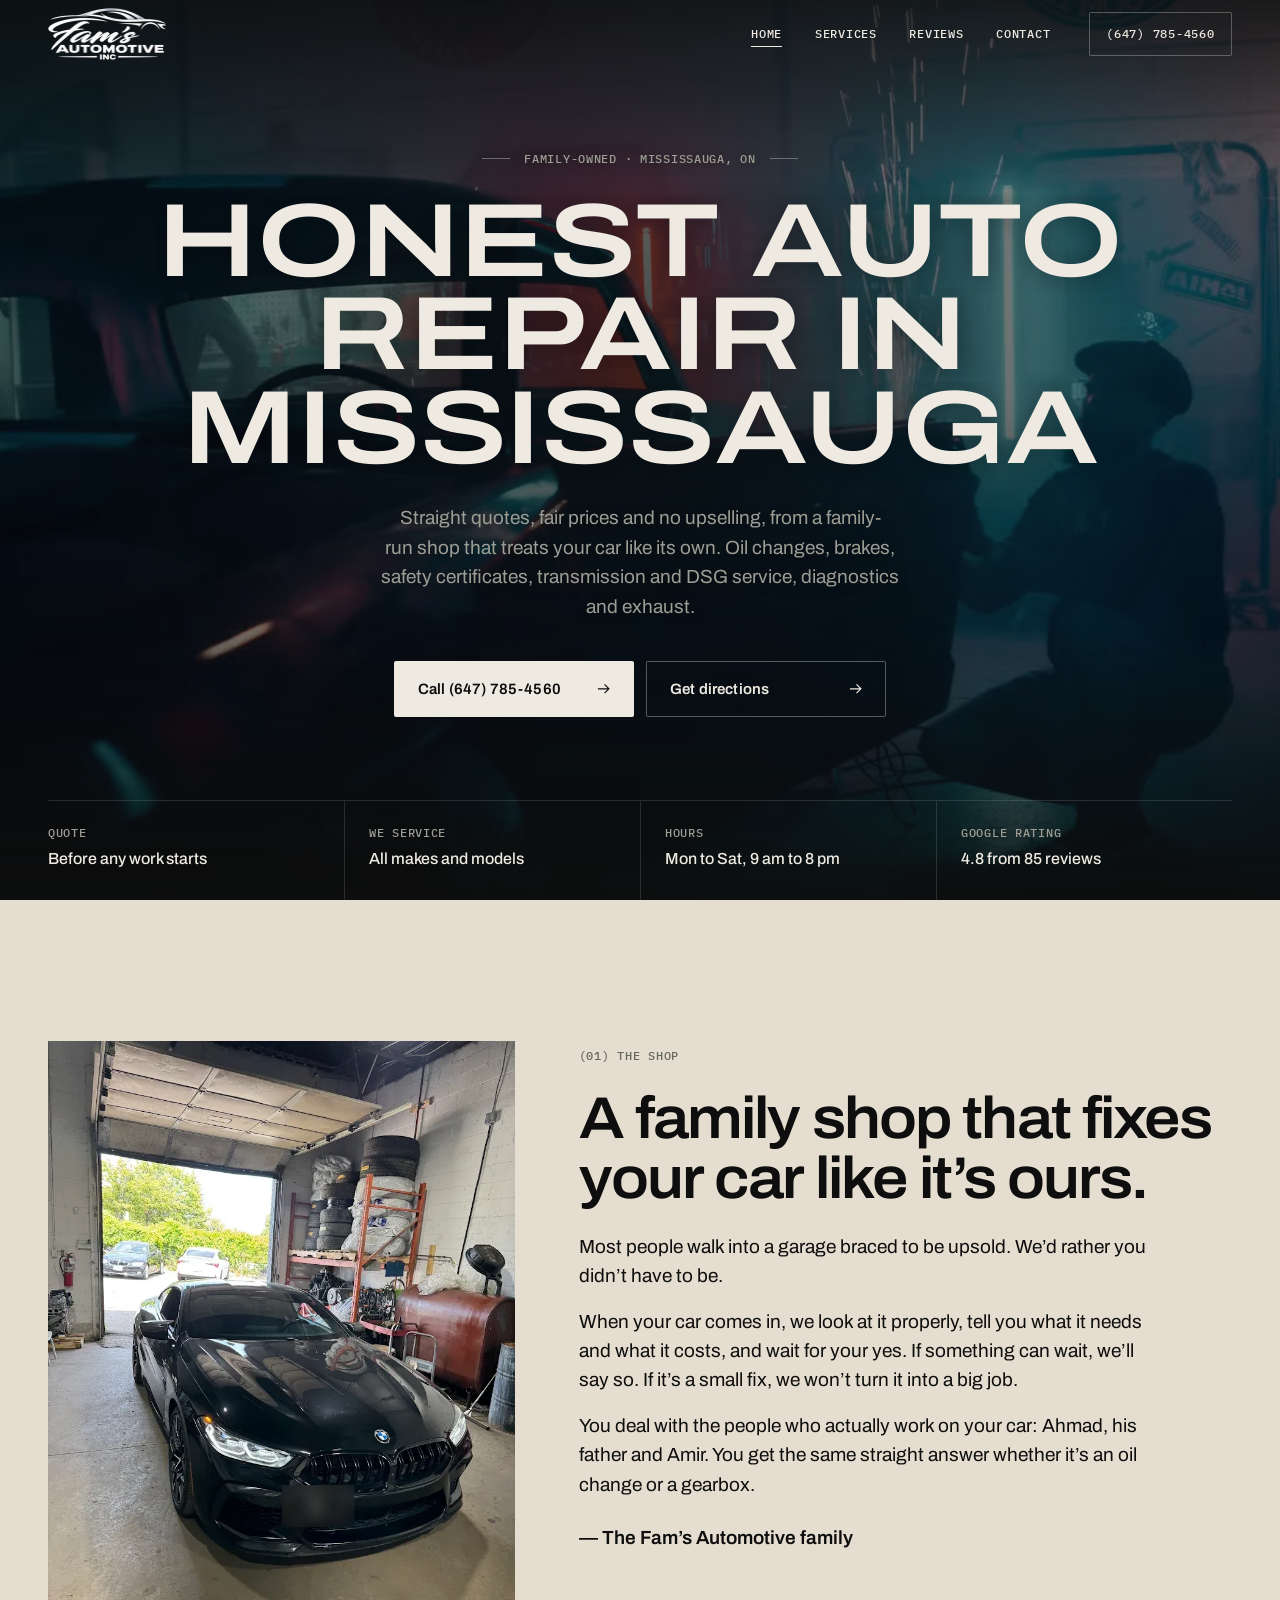
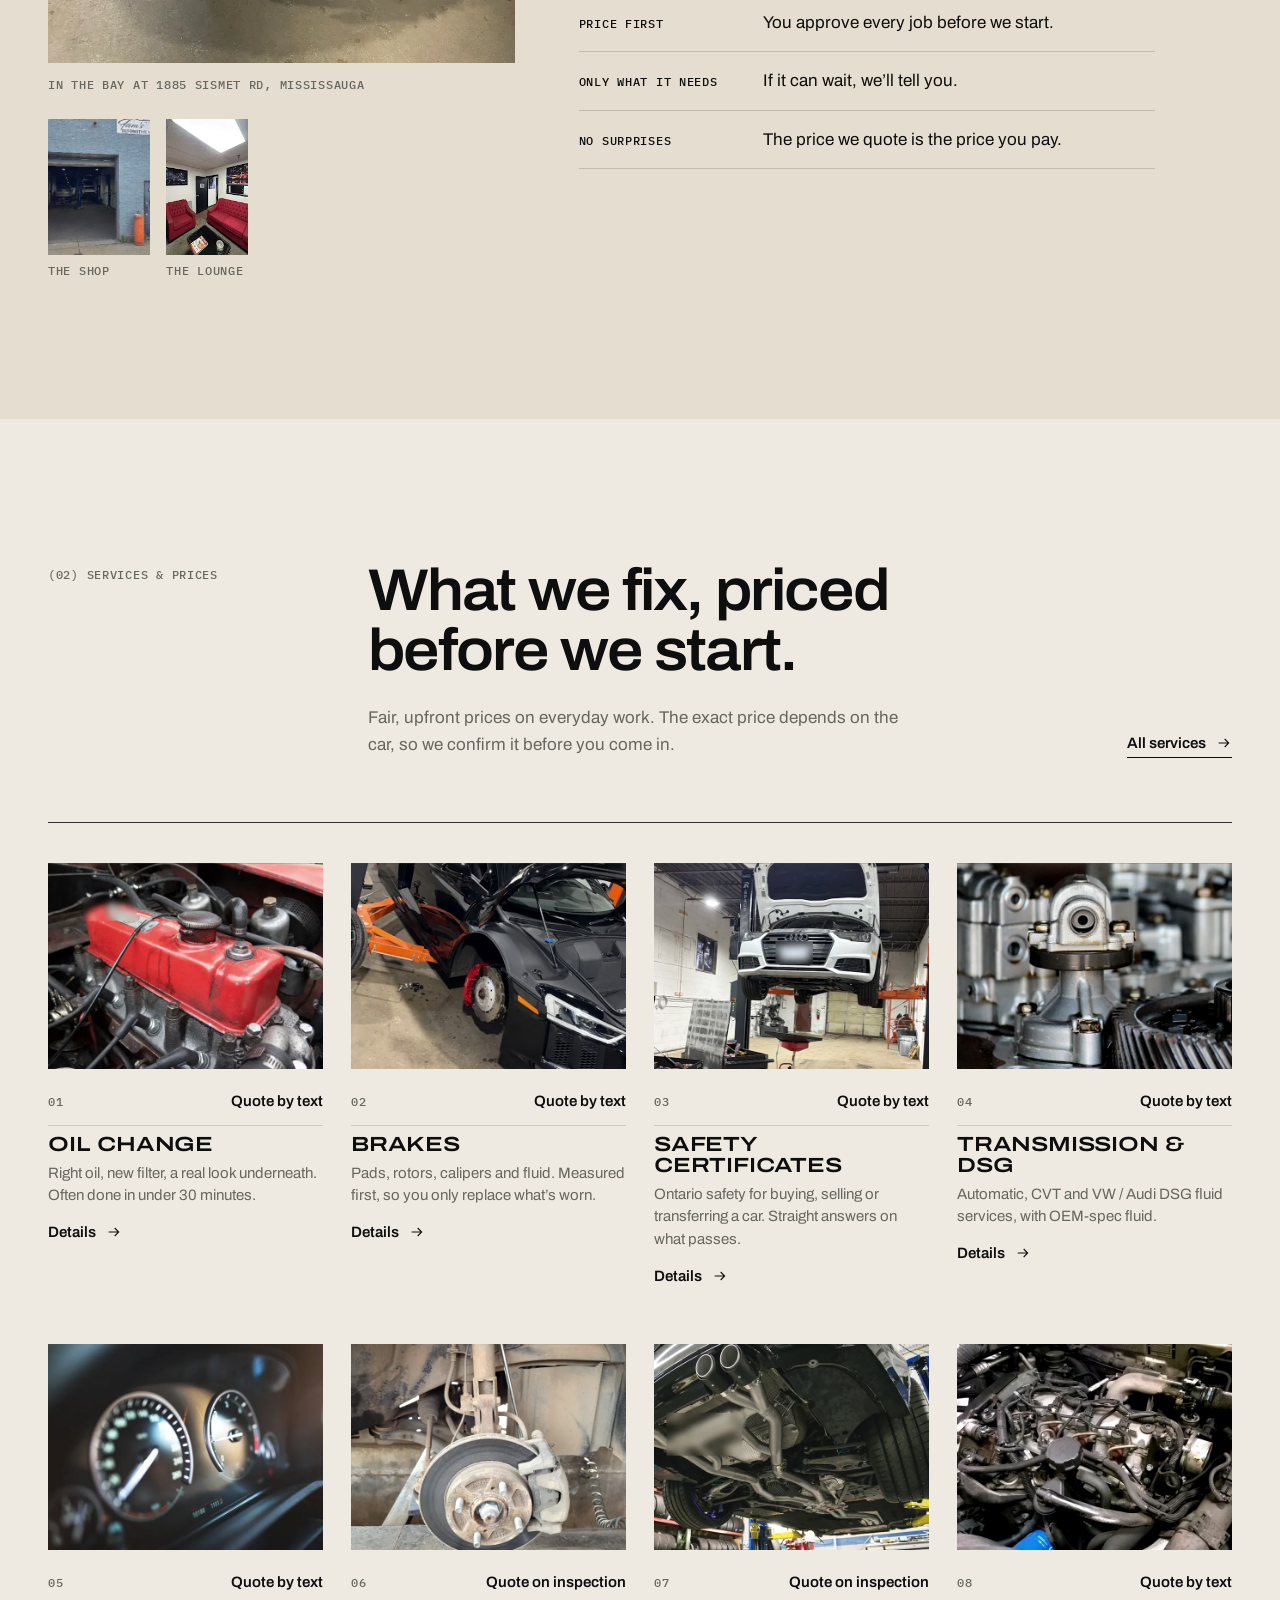
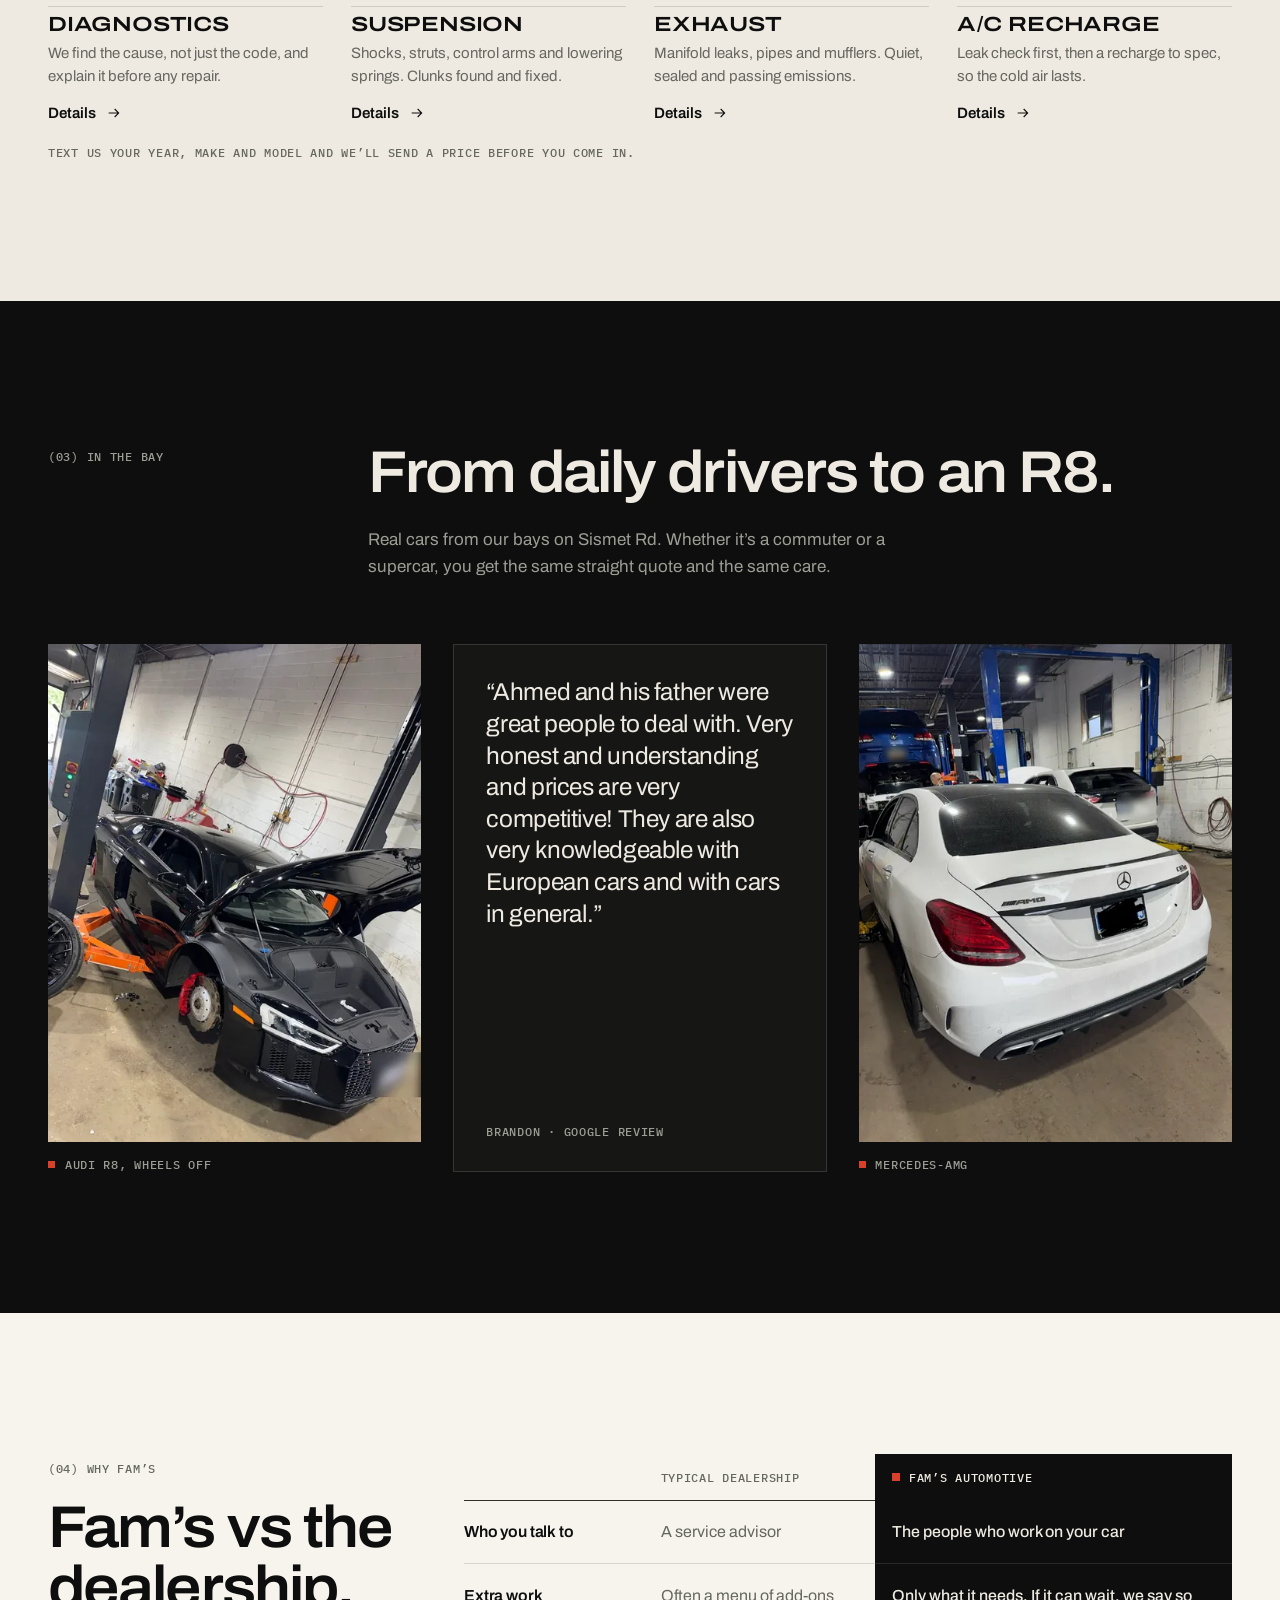
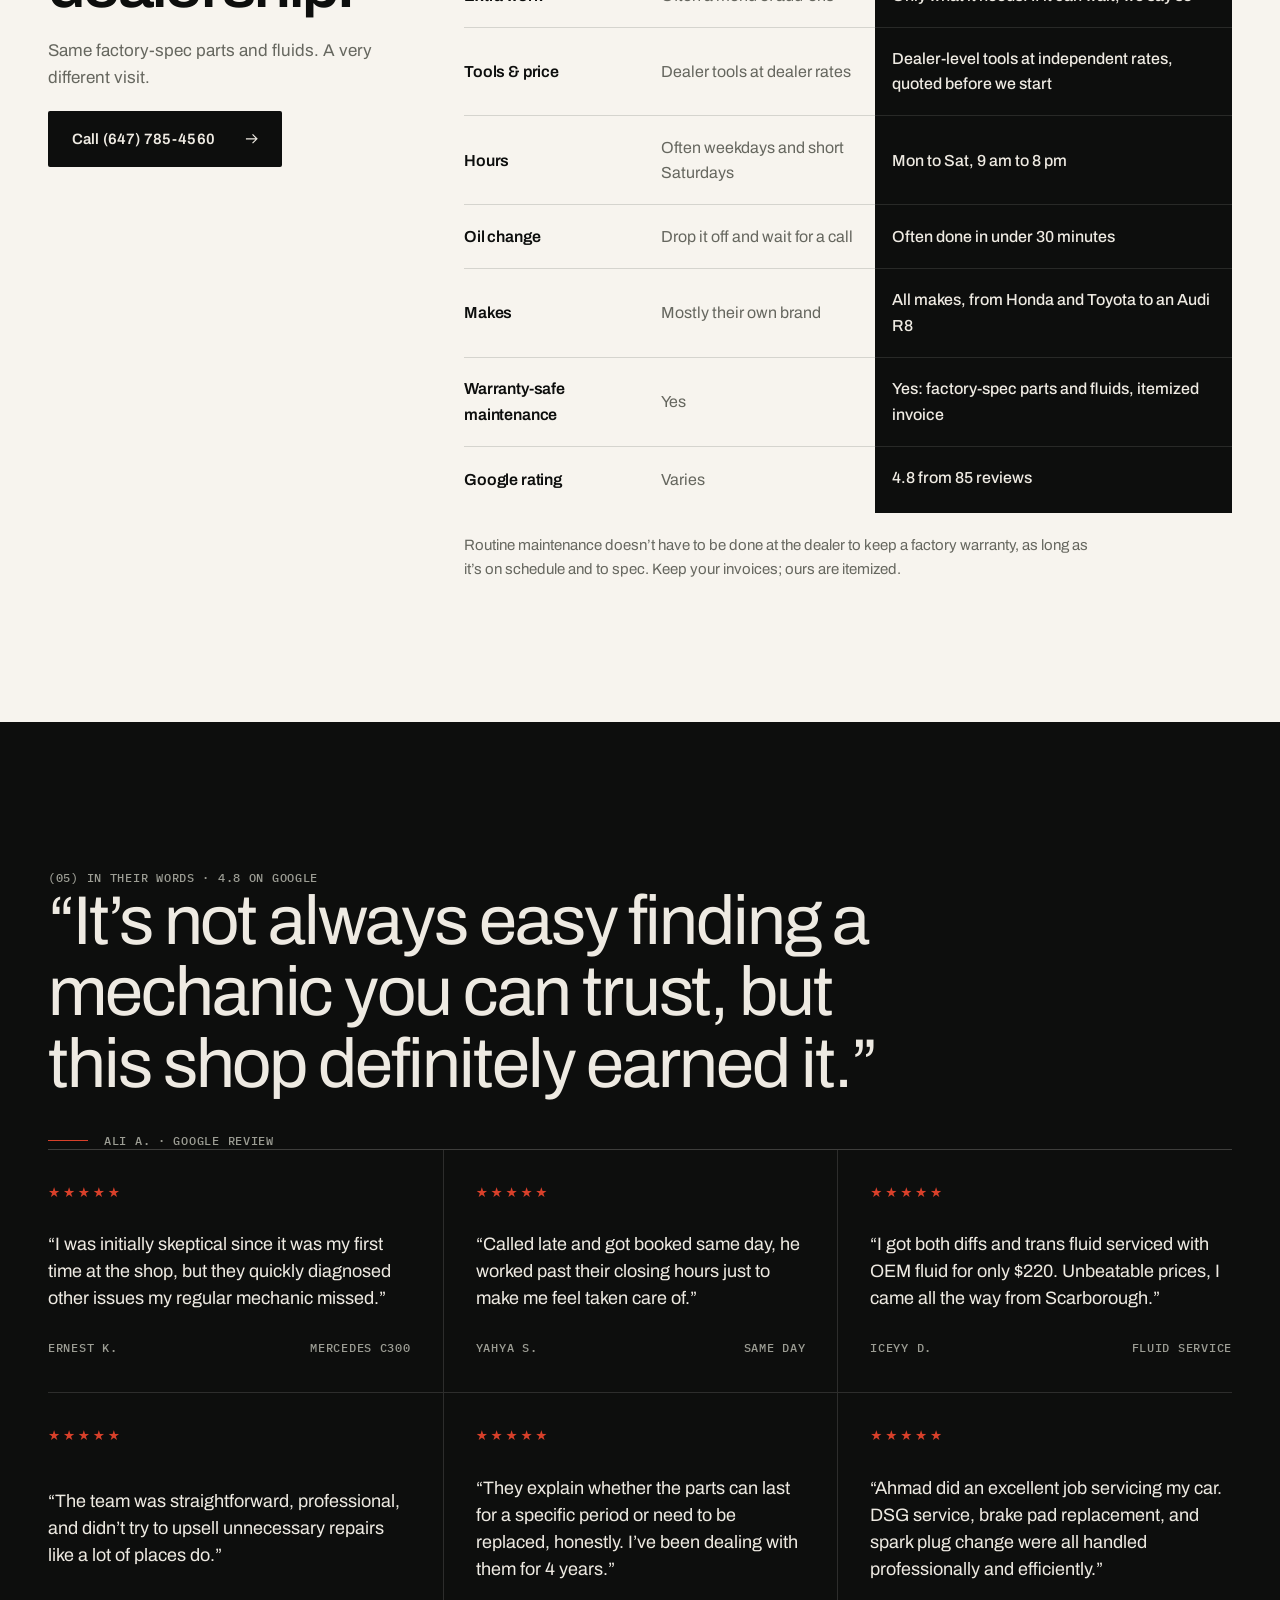
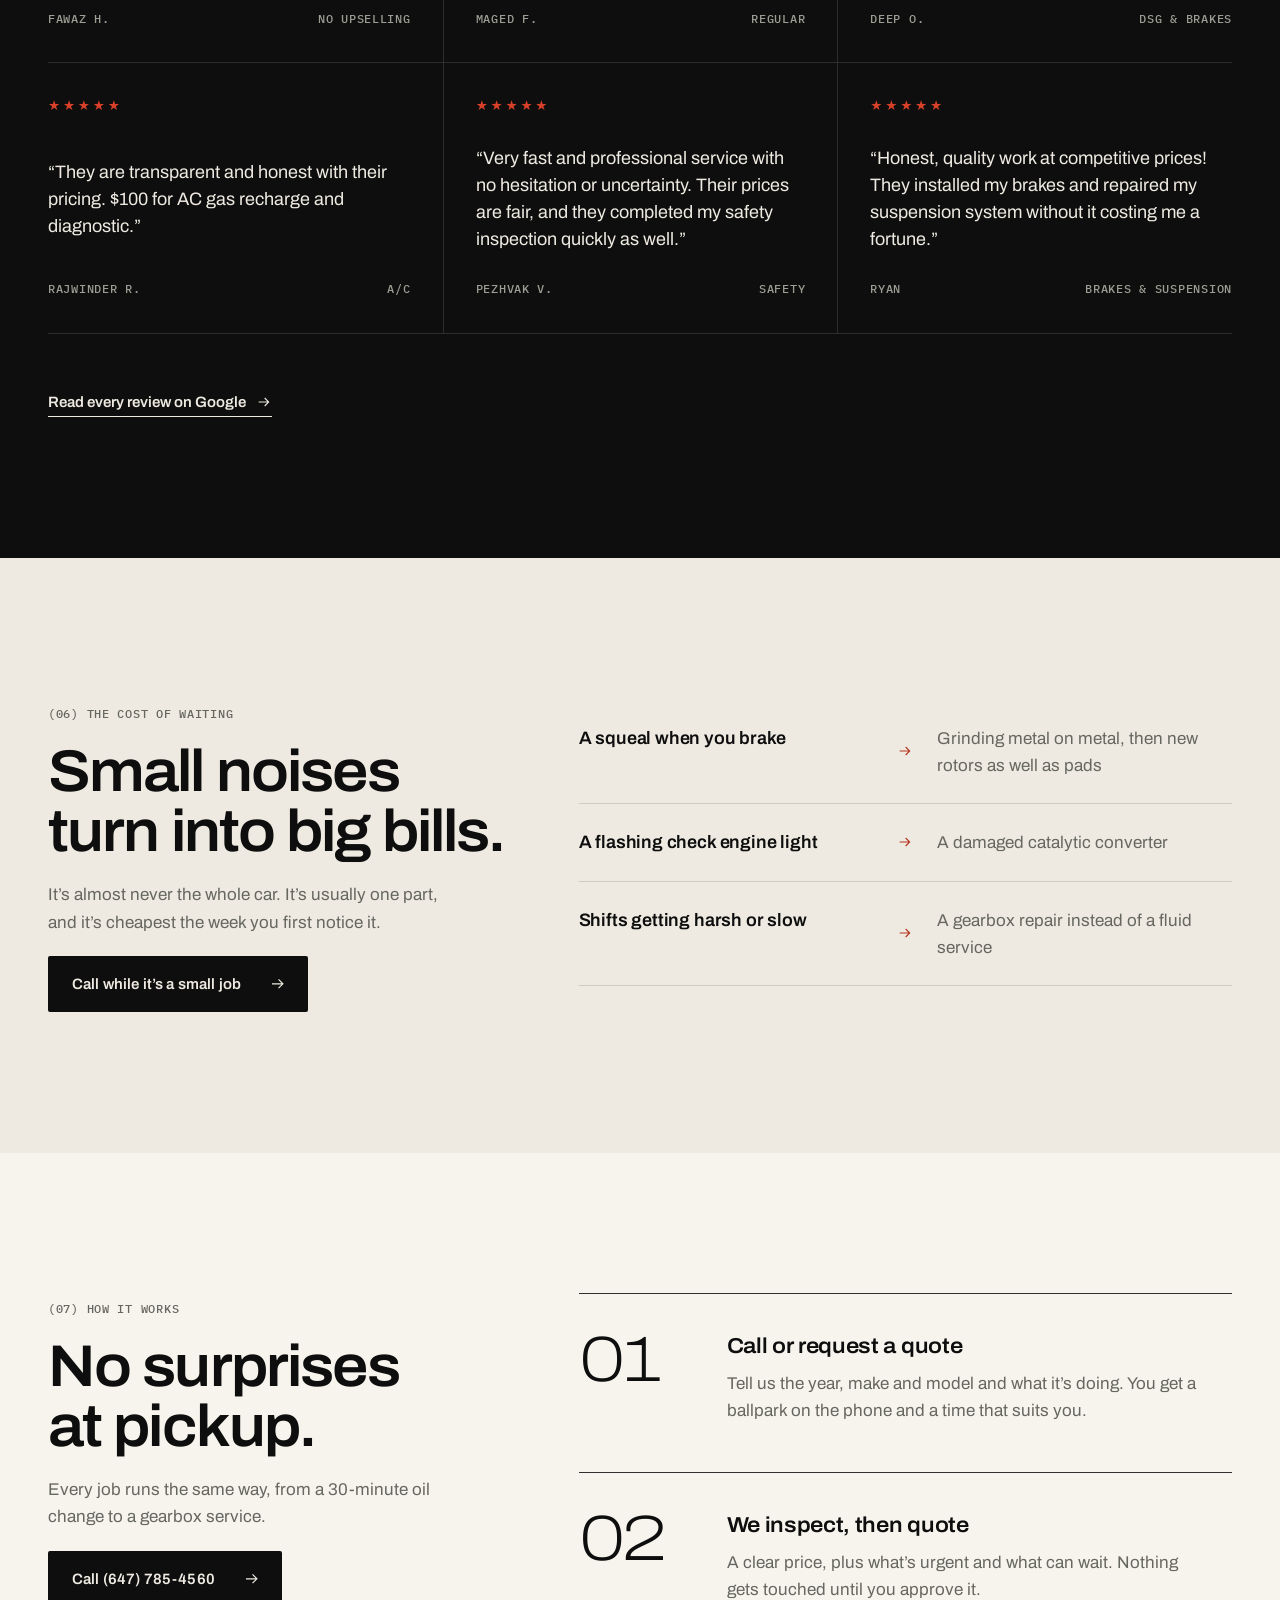
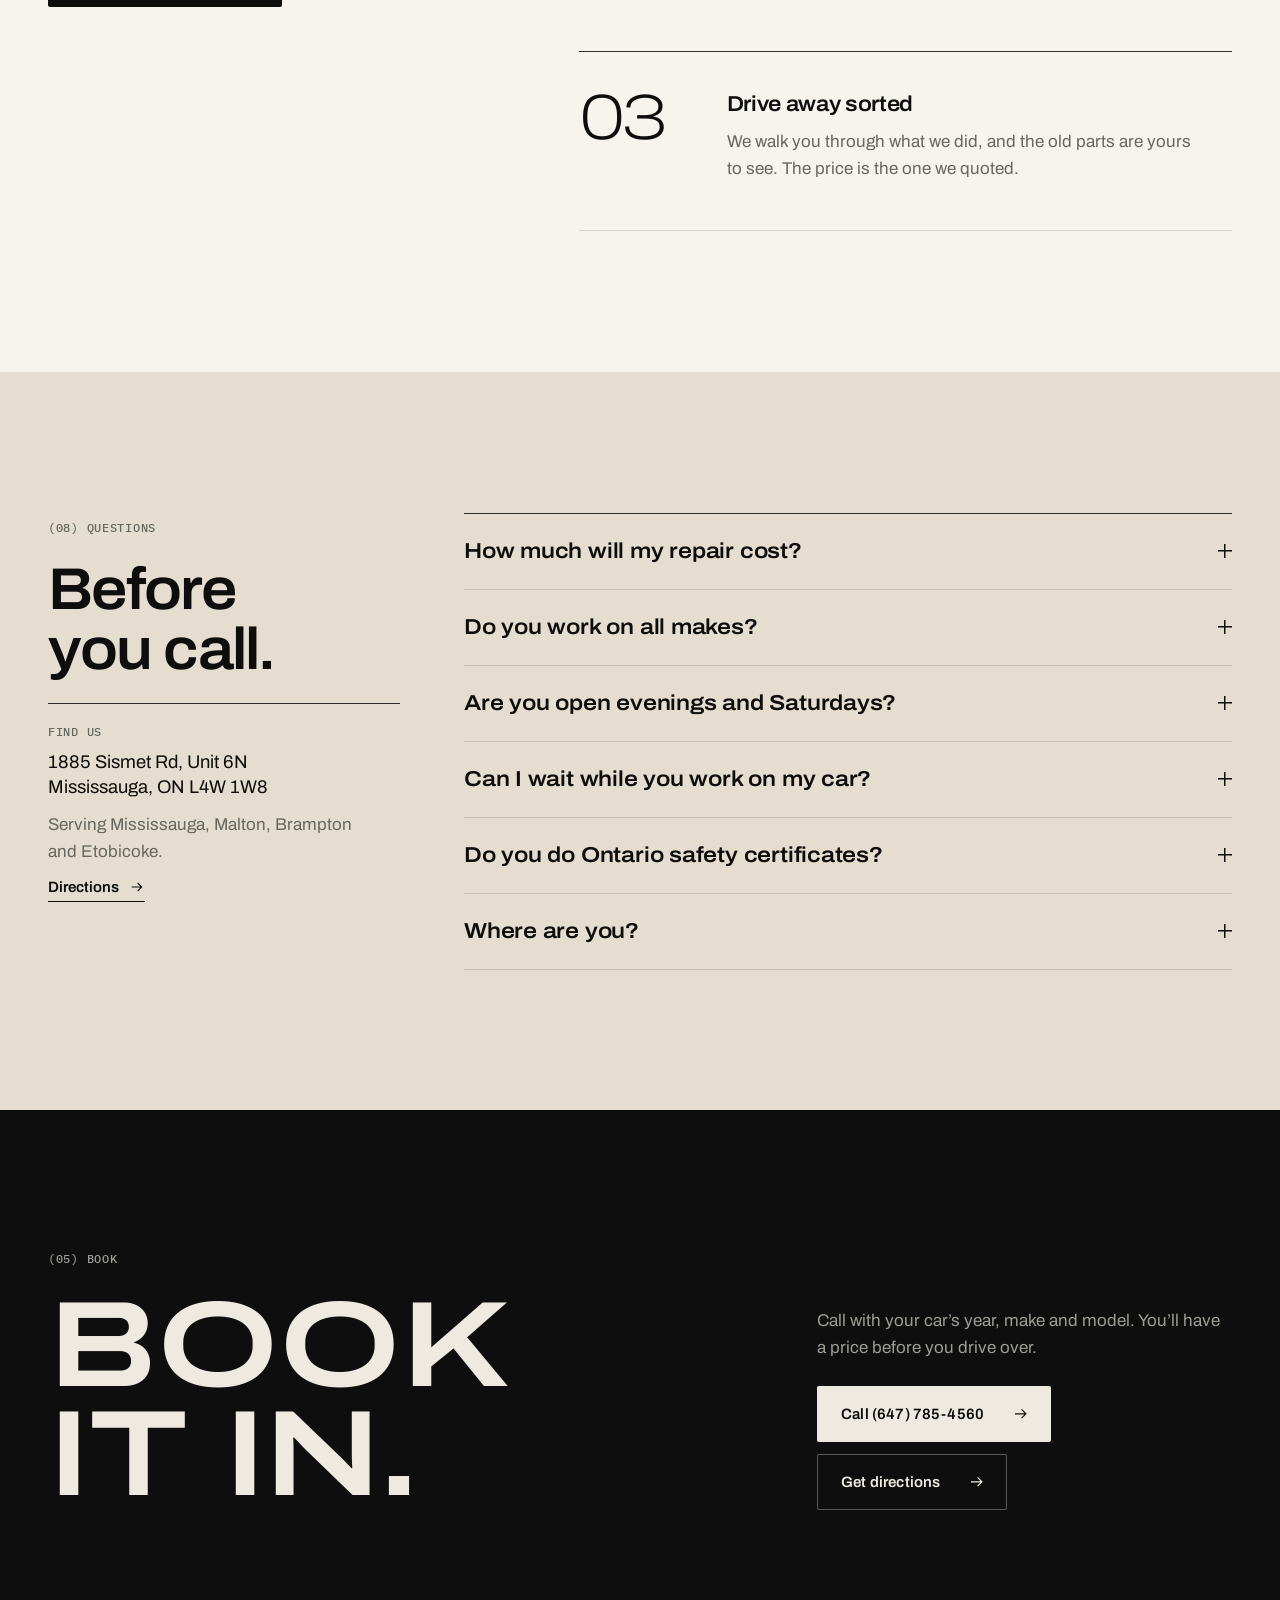
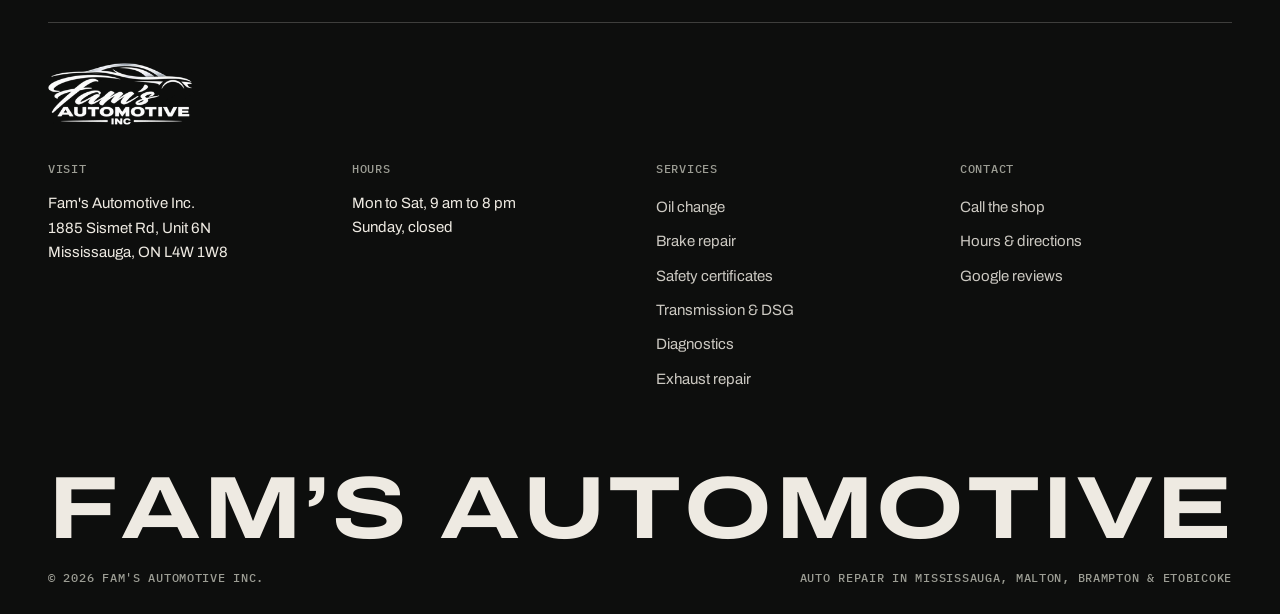
<file: index.html>
<!doctype html>
<html lang="en-CA">
<head>
  <meta charset="utf-8">
  <meta name="viewport" content="width=device-width, initial-scale=1, viewport-fit=cover">
  <title>Auto Repair in Mississauga | Fam's Automotive Inc. | Family-Owned Mechanic</title>
  <meta name="description" content="Family-owned auto repair in Mississauga, open Mon to Sat 9 to 8. Honest quotes and no upselling on oil changes, brakes, Ontario safety certificates, transmission and DSG service, diagnostics and A/C. Call (647) 785-4560.">
  <link rel="canonical" href="https://fams-automotive-teal.vercel.app/">
  <meta name="robots" content="index, follow, max-image-preview:large">
  <meta name="theme-color" content="#0d0e0d">
  <meta name="geo.region" content="CA-ON">
  <meta name="geo.placename" content="Mississauga">

  <meta property="og:type" content="website">
  <meta property="og:site_name" content="Fam's Automotive Inc.">
  <meta property="og:locale" content="en_CA">
  <meta property="og:title" content="Fam's Automotive: Honest, Family-Owned Auto Repair in Mississauga">
  <meta property="og:description" content="Straight quotes, no upselling, fair prices. Oil changes, brakes, transmission and DSG service, diagnostics and exhaust repair.">
  <meta property="og:url" content="https://fams-automotive-teal.vercel.app/">
  <meta property="og:image" content="https://fams-automotive-teal.vercel.app/images/og-fams-automotive.jpg">
  <meta property="og:image:width" content="1200">
  <meta property="og:image:height" content="630">
  <meta property="og:image:alt" content="Fam's Automotive: auto repair you can trust, in Mississauga">
  <meta name="twitter:card" content="summary_large_image">

  <link rel="icon" href="favicon.svg" type="image/svg+xml">
  <link rel="apple-touch-icon" href="images/apple-touch-icon.png">
  <link rel="manifest" href="site.webmanifest">
  <link rel="preload" href="fonts/archivo-var.woff2" as="font" type="font/woff2" crossorigin>
  <link rel="stylesheet" href="css/styles.css?v=20261027e">
  <script>document.documentElement.classList.add('js')</script>

  <script type="application/ld+json">
  {
    "@context": "https://schema.org",
    "@graph": [
      {
        "@type": "AutoRepair",
        "@id": "https://fams-automotive-teal.vercel.app/#business",
        "name": "Fam's Automotive Inc.",
        "description": "Family-owned auto repair shop in Mississauga offering oil changes, brake repair, transmission and DSG service, check engine diagnostics, exhaust repair and tune-ups.",
        "url": "https://fams-automotive-teal.vercel.app/",
        "telephone": "+1-647-785-4560",
        "image": "https://fams-automotive-teal.vercel.app/images/og-fams-automotive.jpg",
        "logo": "https://fams-automotive-teal.vercel.app/images/logo-fams.png",
        "priceRange": "$$",
        "address": {
          "@type": "PostalAddress",
          "streetAddress": "1885 Sismet Rd Unit 6N",
          "addressLocality": "Mississauga",
          "addressRegion": "ON",
          "postalCode": "L4W 1W8",
          "addressCountry": "CA"
        },
        "areaServed": [
          { "@type": "City", "name": "Mississauga" },
          { "@type": "City", "name": "Brampton" },
          { "@type": "City", "name": "Etobicoke" },
          { "@type": "City", "name": "Malton" }
        ],
        "openingHoursSpecification": [
          { "@type": "OpeningHoursSpecification", "dayOfWeek": ["Monday", "Tuesday", "Wednesday", "Thursday", "Friday", "Saturday"], "opens": "09:00", "closes": "20:00" }
        ],
        "hasMap": "https://share.google/P5KAsRLT8g4FF58c0"
      },
      {
        "@type": "WebSite",
        "@id": "https://fams-automotive-teal.vercel.app/#website",
        "url": "https://fams-automotive-teal.vercel.app/",
        "name": "Fam's Automotive Inc.",
        "publisher": { "@id": "https://fams-automotive-teal.vercel.app/#business" },
        "inLanguage": "en-CA"
      },
      {
        "@type": "WebPage",
        "@id": "https://fams-automotive-teal.vercel.app/#webpage",
        "url": "https://fams-automotive-teal.vercel.app/",
        "name": "Auto Repair in Mississauga | Fam's Automotive Inc.",
        "isPartOf": { "@id": "https://fams-automotive-teal.vercel.app/#website" },
        "about": { "@id": "https://fams-automotive-teal.vercel.app/#business" },
        "inLanguage": "en-CA"
      },
      {
        "@type": "FAQPage",
        "@id": "https://fams-automotive-teal.vercel.app/#faq",
        "mainEntity": [
          { "@type": "Question", "name": "How much will my repair cost?", "acceptedAnswer": { "@type": "Answer", "text": "Call with your car’s year, make and model. For common jobs like oil changes and brakes we can usually give you the price on the phone. For anything else we inspect first and give you a written quote before any work starts." } },
          { "@type": "Question", "name": "Do you work on all makes?", "acceptedAnswer": { "@type": "Answer", "text": "Yes, all makes and models: Honda, Toyota, Ford, Hyundai and Nissan through to Audi, BMW and Mercedes-AMG, including DSG gearbox services on Volkswagen and Audi." } },
          { "@type": "Question", "name": "Are you open evenings and Saturdays?", "acceptedAnswer": { "@type": "Answer", "text": "Yes. We’re open Mon to Sat, 9 am to 8 pm, so you can drop off before work or pick up after. Closed Sundays." } },
          { "@type": "Question", "name": "Can I wait while you work on my car?", "acceptedAnswer": { "@type": "Answer", "text": "For quick jobs, yes. There’s a customer lounge, and many oil changes are done in under 30 minutes." } },
          { "@type": "Question", "name": "Do you do Ontario safety certificates?", "acceptedAnswer": { "@type": "Answer", "text": "Yes. We inspect the car to the Ontario safety standard for buying, selling or transferring ownership. If something doesn’t pass, we show you what and why, and quote the repair before doing anything." } },
          { "@type": "Question", "name": "Where are you?", "acceptedAnswer": { "@type": "Answer", "text": "1885 Sismet Rd, Unit 6N, Mississauga, ON L4W 1W8. We look after drivers from across Mississauga, Malton, Brampton and Etobicoke." } }
        ]
      }
    ]
  }
  </script>
</head>
<body>
  <a class="skip" href="#main">Skip to content</a>

  <header class="site-header">
    <div class="wrap site-header__in">
      <a class="brand" href="./"><img class="brand__logo" src="images/logo-fams-240.webp" srcset="images/logo-fams-240.webp 240w, images/logo-fams-480.webp 480w" sizes="110px" width="240" height="104" alt="Fam&rsquo;s Automotive Inc., home" fetchpriority="high" decoding="async"></a>
      <nav class="nav label" aria-label="Main"><a href="./" aria-current="page">Home</a><a href="services.html">Services</a><a href="#reviews">Reviews</a><a href="contact.html">Contact</a></nav>
      <a class="header-call label" href="tel:+16477854560" data-phone aria-label="Call the shop at (647) 785-4560">(647) 785-4560</a>
      <button class="menu-btn label" type="button" aria-expanded="false" aria-controls="menu"><span class="menu-btn__text">Menu</span><span class="menu-btn__lines" aria-hidden="true"></span></button>
    </div>
  </header>
  <div class="menu" id="menu">
    <nav aria-label="Mobile"><ol><li><a class="menu__link" href="./"><span class="label">01</span>Home</a></li><li><a class="menu__link" href="services.html"><span class="label">02</span>Services</a></li><li><a class="menu__link" href="#reviews"><span class="label">03</span>Reviews</a></li><li><a class="menu__link" href="contact.html"><span class="label">04</span>Contact</a></li></ol></nav>
    <div class="menu__foot">
      <a class="btn btn--light" href="tel:+16477854560" data-phone><span class="only-touch">Call the shop</span><span class="only-desk">Call (647) 785-4560</span> <svg class="btn__arrow" viewBox="0 0 24 24" aria-hidden="true"><path d="M4 12h15M13 6l6 6-6 6"/></svg></a>
      <a class="btn btn--outline-light" href="sms:+16477854560?&amp;body=Hi%20Ahmad%2C%20I%27d%20like%20a%20quote.%20My%20car%20is%20a%20(year%2C%20make%2C%20model)%20and%20it%20needs%3A%20">Text for a quote <svg class="btn__arrow" viewBox="0 0 24 24" aria-hidden="true"><path d="M4 12h15M13 6l6 6-6 6"/></svg></a>
    </div>
  </div>

  <main id="main">
    <section class="hero on-ink" aria-labelledby="hero-title">
      <div class="hero__bg" aria-hidden="true"><video class="hero__video" muted loop playsinline preload="none" tabindex="-1" data-webm="images/hero-mobile.webm?v=20261027e" data-mp4="images/hero-mobile.mp4?v=20261027e" data-desk-webm="images/hero-desktop-1080.webm?v=20261027e" data-desk-mp4="images/hero-desktop-1080.mp4?v=20261027e" data-desk-mp4-sm="images/hero-desktop-720.mp4?v=20261027e" data-desk-still="images/hero-desktop-still.jpg?v=20261027e"></video><div class="hero__shade"></div><div class="hero__sheen"></div><div class="hero__sheen hero__sheen--warm"></div></div>
      <div class="hero__main">
        <div class="wrap hero__inner">
          <p class="hero__kicker label in" style="--d:0">Family-owned &middot; Mississauga, ON</p>
          <h1 class="hero__title display" id="hero-title"><span class="line"><span style="--d:0">Honest auto</span></span> <span class="line"><span style="--d:50">repair in</span></span> <span class="line"><span style="--d:100">Mississauga</span></span></h1>
          <p class="hero__sub in" style="--d:80">Straight quotes, fair prices and no upselling, from a family-run shop that treats your car like its own. Oil changes, brakes, safety certificates, transmission and DSG service, diagnostics and exhaust.</p>
          <div class="hero__actions in" style="--d:120">
            <a class="btn btn--light" href="tel:+16477854560" data-phone><span class="only-touch">Call the shop</span><span class="only-desk">Call (647) 785-4560</span> <svg class="btn__arrow" viewBox="0 0 24 24" aria-hidden="true"><path d="M4 12h15M13 6l6 6-6 6"/></svg></a>
            <a class="btn btn--outline-light only-touch" href="sms:+16477854560?&amp;body=Hi%20Ahmad%2C%20I%27d%20like%20a%20quote.%20My%20car%20is%20a%20(year%2C%20make%2C%20model)%20and%20it%20needs%3A%20">Text for a quote <svg class="btn__arrow" viewBox="0 0 24 24" aria-hidden="true"><path d="M4 12h15M13 6l6 6-6 6"/></svg></a>
            <a class="btn btn--outline-light only-desk" href="https://www.google.com/maps/dir/?api=1&amp;destination=Fam%27s+Automotive+Inc%2C+1885+Sismet+Rd+Unit+6N%2C+Mississauga%2C+ON+L4W+1W8" target="_blank" rel="noopener">Get directions <svg class="btn__arrow" viewBox="0 0 24 24" aria-hidden="true"><path d="M4 12h15M13 6l6 6-6 6"/></svg></a>
          </div>
          <p class="hero__note label in only-touch" style="--d:160">Text Ahmad directly &middot; replies during shop hours</p>
        </div>
      </div>
      <div class="wrap">
        <ul class="specs in" style="--d:220">
          <li><span class="label">Quote</span><strong>Before any work starts</strong></li>
          <li><span class="label">We service</span><strong>All makes and models</strong></li>
          <li><span class="label">Hours</span><strong>Mon to Sat, 9 am to 8 pm</strong></li>
          <li><span class="label">Google rating</span><strong>4.8 from 85 reviews</strong></li>
        </ul>
      </div>
    </section>

    <section class="section section--cream family" aria-labelledby="family-title">
      <div class="wrap family__grid">
        <figure class="family__photo reveal">
          <img class="family__img" src="images/shop-bmw-m8-sm.webp" srcset="images/shop-bmw-m8-sm.webp 480w, images/shop-bmw-m8-lg.webp 765w" sizes="(min-width: 60rem) 38vw, 92vw" width="765" height="1020" alt="Black BMW 8 Series in the Fam&rsquo;s Automotive service bay with the bay door open" loading="lazy" decoding="async">
          <figcaption class="label label--muted">In the bay at 1885 Sismet Rd, Mississauga</figcaption>
          <div class="family__thumbs">
            <figure><img src="images/shop-front.webp" width="224" height="298" alt="The Fam&rsquo;s Automotive sign above the open bay door" loading="lazy" decoding="async"><figcaption class="label label--muted">The shop</figcaption></figure>
            <figure><img src="images/shop-lounge.webp" width="141" height="235" alt="Customer lounge with red sofas and a coffee table" loading="lazy" decoding="async"><figcaption class="label label--muted">The lounge</figcaption></figure>
          </div>
        </figure>
        <div class="family__text">
          <p class="label idx reveal">(01) The shop</p>
          <h2 class="heading" id="family-title" data-rise>A family shop that fixes your car like it&rsquo;s ours.</h2>
          <div class="family__note reveal">
            <p>Most people walk into a garage braced to be upsold. We&rsquo;d rather you didn&rsquo;t have to be.</p>
            <p>When your car comes in, we look at it properly, tell you what it needs and what it costs, and wait for your yes. If something can wait, we&rsquo;ll say so. If it&rsquo;s a small fix, we won&rsquo;t turn it into a big job.</p>
            <p>You deal with the people who actually work on your car: Ahmad, his father and Amir. You get the same straight answer whether it&rsquo;s an oil change or a gearbox.</p>
            <p class="family__sign">&mdash; The Fam&rsquo;s Automotive family</p>
          </div>
          <ul class="promises">
            <li><span class="label">Price first</span><span>You approve every job before we start.</span></li>
            <li><span class="label">Only what it needs</span><span>If it can wait, we&rsquo;ll tell you.</span></li>
            <li><span class="label">No surprises</span><span>The price we quote is the price you pay.</span></li>
          </ul>
        </div>
      </div>
    </section>

    <section class="section" id="services" aria-labelledby="services-title">
      <div class="wrap">
        <div class="price-head">
          <p class="label idx reveal">(02) Services &amp; prices</p>
          <h2 class="heading" id="services-title" data-rise>What we fix, priced before we start.</h2>
          <div class="price-head__aside reveal">
            <p class="muted">Fair, upfront prices on everyday work. The exact price depends on the car, so we confirm it before you come in.</p>
            <a class="link" href="services.html">All services <svg class="btn__arrow" viewBox="0 0 24 24" aria-hidden="true"><path d="M4 12h15M13 6l6 6-6 6"/></svg></a>
          </div>
        </div>
        <ul class="svc-grid">
          <li><a class="svc-card" href="services.html#oil-change"><span class="svc-card__media"><img src="images/svc-oil-change-sm.webp" srcset="images/svc-oil-change-sm.webp 640w, images/svc-oil-change-lg.webp 1024w" sizes="(min-width: 72rem) 22vw, (min-width: 40rem) 46vw, 40vw" width="640" height="480" alt="Engine bay with the oil filler cap on a red valve cover, ready for an oil change" loading="lazy" decoding="async"></span><span class="svc-card__body"><span class="svc-card__meta"><span class="label">01</span><span class="svc-card__price">Quote by text</span></span><span class="svc-card__name">Oil change</span><span class="svc-card__desc">Right oil, new filter, a real look underneath. Often done in under 30 minutes.</span><span class="svc-card__more">Details <svg class="btn__arrow" viewBox="0 0 24 24" aria-hidden="true"><path d="M4 12h15M13 6l6 6-6 6"/></svg></span></span></a></li>
          <li><a class="svc-card" href="services.html#brake-repair"><span class="svc-card__media"><img src="images/svc-brake-repair-sm.webp" srcset="images/svc-brake-repair-sm.webp 640w" sizes="(min-width: 72rem) 22vw, (min-width: 40rem) 46vw, 40vw" width="640" height="480" alt="Audi R8 on a lift with the wheel off, showing the red brake caliper and rotor" loading="lazy" decoding="async"></span><span class="svc-card__body"><span class="svc-card__meta"><span class="label">02</span><span class="svc-card__price">Quote by text</span></span><span class="svc-card__name">Brakes</span><span class="svc-card__desc">Pads, rotors, calipers and fluid. Measured first, so you only replace what&rsquo;s worn.</span><span class="svc-card__more">Details <svg class="btn__arrow" viewBox="0 0 24 24" aria-hidden="true"><path d="M4 12h15M13 6l6 6-6 6"/></svg></span></span></a></li>
          <li><a class="svc-card" href="services.html#safety-certificate"><span class="svc-card__media"><img src="images/svc-safety-certificate-sm.webp" srcset="images/svc-safety-certificate-sm.webp 640w, images/svc-safety-certificate-lg.webp 765w" sizes="(min-width: 72rem) 22vw, (min-width: 40rem) 46vw, 40vw" width="640" height="480" alt="White Audi raised on a two-post lift for an inspection in the Fam&rsquo;s Automotive bay" loading="lazy" decoding="async"></span><span class="svc-card__body"><span class="svc-card__meta"><span class="label">03</span><span class="svc-card__price">Quote by text</span></span><span class="svc-card__name">Safety certificates</span><span class="svc-card__desc">Ontario safety for buying, selling or transferring a car. Straight answers on what passes.</span><span class="svc-card__more">Details <svg class="btn__arrow" viewBox="0 0 24 24" aria-hidden="true"><path d="M4 12h15M13 6l6 6-6 6"/></svg></span></span></a></li>
          <li><a class="svc-card" href="services.html#transmission-service"><span class="svc-card__media"><img src="images/svc-transmission-service-sm.webp" srcset="images/svc-transmission-service-sm.webp 640w, images/svc-transmission-service-lg.webp 844w" sizes="(min-width: 72rem) 22vw, (min-width: 40rem) 46vw, 40vw" width="640" height="480" alt="Close-up of transmission gears and housing during a gearbox service" loading="lazy" decoding="async"></span><span class="svc-card__body"><span class="svc-card__meta"><span class="label">04</span><span class="svc-card__price">Quote by text</span></span><span class="svc-card__name">Transmission &amp; DSG</span><span class="svc-card__desc">Automatic, CVT and VW / Audi DSG fluid services, with OEM-spec fluid.</span><span class="svc-card__more">Details <svg class="btn__arrow" viewBox="0 0 24 24" aria-hidden="true"><path d="M4 12h15M13 6l6 6-6 6"/></svg></span></span></a></li>
          <li><a class="svc-card" href="services.html#check-engine-light"><span class="svc-card__media"><img src="images/svc-check-engine-light-sm.webp" srcset="images/svc-check-engine-light-sm.webp 640w, images/svc-check-engine-light-lg.webp 910w" sizes="(min-width: 72rem) 22vw, (min-width: 40rem) 46vw, 40vw" width="640" height="480" alt="Lit instrument cluster on a car dashboard during a diagnostic check" loading="lazy" decoding="async"></span><span class="svc-card__body"><span class="svc-card__meta"><span class="label">05</span><span class="svc-card__price">Quote by text</span></span><span class="svc-card__name">Diagnostics</span><span class="svc-card__desc">We find the cause, not just the code, and explain it before any repair.</span><span class="svc-card__more">Details <svg class="btn__arrow" viewBox="0 0 24 24" aria-hidden="true"><path d="M4 12h15M13 6l6 6-6 6"/></svg></span></span></a></li>
          <li><a class="svc-card" href="services.html#suspension-repair"><span class="svc-card__media"><img src="images/svc-suspension-repair-sm.webp" srcset="images/svc-suspension-repair-sm.webp 640w, images/svc-suspension-repair-lg.webp 1024w" sizes="(min-width: 72rem) 22vw, (min-width: 40rem) 46vw, 40vw" width="640" height="480" alt="Front strut, coil spring and brake assembly with the wheel removed" loading="lazy" decoding="async"></span><span class="svc-card__body"><span class="svc-card__meta"><span class="label">06</span><span class="svc-card__price">Quote on inspection</span></span><span class="svc-card__name">Suspension</span><span class="svc-card__desc">Shocks, struts, control arms and lowering springs. Clunks found and fixed.</span><span class="svc-card__more">Details <svg class="btn__arrow" viewBox="0 0 24 24" aria-hidden="true"><path d="M4 12h15M13 6l6 6-6 6"/></svg></span></span></a></li>
          <li><a class="svc-card" href="services.html#exhaust-repair"><span class="svc-card__media"><img src="images/svc-exhaust-repair-sm.webp" srcset="images/svc-exhaust-repair-sm.webp 640w, images/svc-exhaust-repair-lg.webp 800w" sizes="(min-width: 72rem) 22vw, (min-width: 40rem) 46vw, 40vw" width="640" height="480" alt="Underside of a car on a lift showing the exhaust pipes and mufflers" loading="lazy" decoding="async"></span><span class="svc-card__body"><span class="svc-card__meta"><span class="label">07</span><span class="svc-card__price">Quote on inspection</span></span><span class="svc-card__name">Exhaust</span><span class="svc-card__desc">Manifold leaks, pipes and mufflers. Quiet, sealed and passing emissions.</span><span class="svc-card__more">Details <svg class="btn__arrow" viewBox="0 0 24 24" aria-hidden="true"><path d="M4 12h15M13 6l6 6-6 6"/></svg></span></span></a></li>
          <li><a class="svc-card" href="services.html#ac-repair"><span class="svc-card__media"><img src="images/svc-ac-repair-sm.webp" srcset="images/svc-ac-repair-sm.webp 640w, images/svc-ac-repair-lg.webp 911w" sizes="(min-width: 72rem) 22vw, (min-width: 40rem) 46vw, 40vw" width="640" height="480" alt="Engine bay under the hood, where the A/C lines and compressor sit" loading="lazy" decoding="async"></span><span class="svc-card__body"><span class="svc-card__meta"><span class="label">08</span><span class="svc-card__price">Quote by text</span></span><span class="svc-card__name">A/C recharge</span><span class="svc-card__desc">Leak check first, then a recharge to spec, so the cold air lasts.</span><span class="svc-card__more">Details <svg class="btn__arrow" viewBox="0 0 24 24" aria-hidden="true"><path d="M4 12h15M13 6l6 6-6 6"/></svg></span></span></a></li>
        </ul>
        <p class="price-note label label--muted reveal">Text us your year, make and model and we&rsquo;ll send a price before you come in.</p>
      </div>
    </section>

    <section class="section section--ink on-ink gallery" aria-labelledby="gallery-title">
      <div class="wrap">
        <div class="gallery__head">
          <p class="label idx reveal">(03) In the bay</p>
          <h2 class="heading" id="gallery-title" data-rise>From daily drivers to an R8.</h2>
          <p class="gallery__lede reveal">Real cars from our bays on Sismet Rd. Whether it&rsquo;s a commuter or a supercar, you get the same straight quote and the same care.</p>
        </div>
        <ul class="gallery__list">
          <li><figure class="gallery__item"><span class="gallery__media photo-reveal"><img src="images/shop-audi-r8-sm.webp" srcset="images/shop-audi-r8-sm.webp 480w, images/shop-audi-r8-lg.webp 765w" sizes="(min-width: 60rem) 30vw, 78vw" width="765" height="1020" alt="Black Audi R8 on a lift with the front wheels off and the hood open" loading="lazy" decoding="async"></span><figcaption class="label">Audi R8, wheels off</figcaption></figure></li>
          <li class="gallery__quote"><blockquote><p>&ldquo;Ahmed and his father were great people to deal with. Very honest and understanding and prices are very competitive! They are also very knowledgeable with European cars and with cars in general.&rdquo;</p><footer class="label">Brandon &middot; Google review</footer></blockquote></li>
          <li><figure class="gallery__item"><span class="gallery__media photo-reveal"><img src="images/shop-amg-sm.webp" srcset="images/shop-amg-sm.webp 480w, images/shop-amg-lg.webp 765w" sizes="(min-width: 60rem) 30vw, 78vw" width="765" height="1020" alt="White Mercedes-AMG sedan parked in the service bay" loading="lazy" decoding="async"></span><figcaption class="label">Mercedes-AMG</figcaption></figure></li>
        </ul>
      </div>
    </section>

    <section class="section section--paper" id="compare" aria-labelledby="compare-title">
      <div class="wrap compare-wrap">
        <div class="compare__head">
          <p class="label idx reveal">(04) Why Fam&rsquo;s</p>
          <h2 class="heading" id="compare-title" data-rise>Fam&rsquo;s vs the dealership.</h2>
          <p class="muted reveal">Same factory-spec parts and fluids. A very different visit.</p>
          <a class="btn btn--dark reveal" href="tel:+16477854560" data-phone>Call (647) 785-4560 <svg class="btn__arrow" viewBox="0 0 24 24" aria-hidden="true"><path d="M4 12h15M13 6l6 6-6 6"/></svg></a>
        </div>
        <div class="compare reveal">
          <table>
            <caption class="sr-only">How Fam&rsquo;s Automotive compares with a typical dealership</caption>
            <thead><tr><td></td><th scope="col">Typical dealership</th><th scope="col"><span class="brand__mark" aria-hidden="true"></span>Fam&rsquo;s Automotive</th></tr></thead>
            <tbody>
              <tr><th scope="row">Who you talk to</th><td data-col="Dealership">A service advisor</td><td data-col="Fam&rsquo;s">The people who work on your car</td></tr>
              <tr><th scope="row">Extra work</th><td data-col="Dealership">Often a menu of add-ons</td><td data-col="Fam&rsquo;s">Only what it needs. If it can wait, we say so</td></tr>
              <tr><th scope="row">Tools &amp; price</th><td data-col="Dealership">Dealer tools at dealer rates</td><td data-col="Fam&rsquo;s">Dealer-level tools at independent rates, quoted before we start</td></tr>
              <tr><th scope="row">Hours</th><td data-col="Dealership">Often weekdays and short Saturdays</td><td data-col="Fam&rsquo;s">Mon to Sat, 9 am to 8 pm</td></tr>
              <tr class="compare__extra"><th scope="row">Oil change</th><td data-col="Dealership">Drop it off and wait for a call</td><td data-col="Fam&rsquo;s">Often done in under 30 minutes</td></tr>
              <tr class="compare__extra"><th scope="row">Makes</th><td data-col="Dealership">Mostly their own brand</td><td data-col="Fam&rsquo;s">All makes, from Honda and Toyota to an Audi R8</td></tr>
              <tr class="compare__extra"><th scope="row">Warranty-safe maintenance</th><td data-col="Dealership">Yes</td><td data-col="Fam&rsquo;s">Yes: factory-spec parts and fluids, itemized invoice</td></tr>
              <tr class="compare__extra"><th scope="row">Google rating</th><td data-col="Dealership">Varies</td><td data-col="Fam&rsquo;s">4.8 from 85 reviews</td></tr>
            </tbody>
          </table>
          <button class="compare__toggle" type="button" aria-expanded="false" hidden>See full comparison</button>
          <p class="compare__note muted">Routine maintenance doesn&rsquo;t have to be done at the dealer to keep a factory warranty, as long as it&rsquo;s on schedule and to spec. Keep your invoices; ours are itemized.</p>
        </div>
      </div>
    </section>

    <section class="section section--ink on-ink" id="reviews" aria-labelledby="reviews-title">
      <div class="wrap">
        <h2 class="sr-only" id="reviews-title">Fam's Automotive reviews</h2>
        <div class="quote-lead">
          <p class="label idx reveal">(05) In their words &middot; 4.8 on Google</p>
          <figure class="reveal">
            <blockquote><p>It&rsquo;s not always easy finding a mechanic you can trust, but this shop definitely earned it.</p></blockquote>
            <figcaption class="label">Ali A. &middot; Google review</figcaption>
          </figure>
        </div>
        <ul class="quotes" id="quotes" aria-label="Customer reviews">
          <li style="--i:0"><span class="stars" aria-label="5 out of 5 stars">★★★★★</span><blockquote>&ldquo;I was initially skeptical since it was my first time at the shop, but they quickly diagnosed other issues my regular mechanic missed.&rdquo;</blockquote><p class="label"><span>Ernest K.</span><span>Mercedes C300</span></p></li>
          <li style="--i:1"><span class="stars" aria-label="5 out of 5 stars">★★★★★</span><blockquote>&ldquo;Called late and got booked same day, he worked past their closing hours just to make me feel taken care of.&rdquo;</blockquote><p class="label"><span>Yahya S.</span><span>Same day</span></p></li>
          <li style="--i:2"><span class="stars" aria-label="5 out of 5 stars">★★★★★</span><blockquote>&ldquo;I got both diffs and trans fluid serviced with OEM fluid for only $220. Unbeatable prices, I came all the way from Scarborough.&rdquo;</blockquote><p class="label"><span>Iceyy D.</span><span>Fluid service</span></p></li>
          <li style="--i:0"><span class="stars" aria-label="5 out of 5 stars">★★★★★</span><blockquote>&ldquo;The team was straightforward, professional, and didn&rsquo;t try to upsell unnecessary repairs like a lot of places do.&rdquo;</blockquote><p class="label"><span>Fawaz H.</span><span>No upselling</span></p></li>
          <li style="--i:1"><span class="stars" aria-label="5 out of 5 stars">★★★★★</span><blockquote>&ldquo;They explain whether the parts can last for a specific period or need to be replaced, honestly. I&rsquo;ve been dealing with them for 4 years.&rdquo;</blockquote><p class="label"><span>Maged F.</span><span>Regular</span></p></li>
          <li style="--i:2"><span class="stars" aria-label="5 out of 5 stars">★★★★★</span><blockquote>&ldquo;Ahmad did an excellent job servicing my car. DSG service, brake pad replacement, and spark plug change were all handled professionally and efficiently.&rdquo;</blockquote><p class="label"><span>Deep O.</span><span>DSG &amp; brakes</span></p></li>
          <li style="--i:0"><span class="stars" aria-label="5 out of 5 stars">★★★★★</span><blockquote>&ldquo;They are transparent and honest with their pricing. $100 for AC gas recharge and diagnostic.&rdquo;</blockquote><p class="label"><span>Rajwinder R.</span><span>A/C</span></p></li>
          <li style="--i:1"><span class="stars" aria-label="5 out of 5 stars">★★★★★</span><blockquote>&ldquo;Very fast and professional service with no hesitation or uncertainty. Their prices are fair, and they completed my safety inspection quickly as well.&rdquo;</blockquote><p class="label"><span>Pezhvak V.</span><span>Safety</span></p></li>
          <li style="--i:2"><span class="stars" aria-label="5 out of 5 stars">★★★★★</span><blockquote>&ldquo;Honest, quality work at competitive prices! They installed my brakes and repaired my suspension system without it costing me a fortune.&rdquo;</blockquote><p class="label"><span>Ryan</span><span>Brakes &amp; suspension</span></p></li>
        </ul>
        <div class="quotes-nav" hidden>
          <p class="label quotes-nav__count"><span data-q-cur>01</span> / 09</p>
          <span class="quotes-nav__rail" aria-hidden="true"><span class="quotes-nav__bar"></span></span>
          <button class="quotes-nav__btn" type="button" data-q-prev aria-controls="quotes" aria-label="Previous review"><svg viewBox="0 0 24 24" aria-hidden="true"><path d="M20 12H5M11 6l-6 6 6 6"/></svg></button>
          <button class="quotes-nav__btn" type="button" data-q-next aria-controls="quotes" aria-label="Next review"><svg viewBox="0 0 24 24" aria-hidden="true"><path d="M4 12h15M13 6l6 6-6 6"/></svg></button>
        </div>
        <div class="section-foot reveal">
          <a class="link" href="https://share.google/P5KAsRLT8g4FF58c0" rel="noopener" target="_blank">Read every review on Google <svg class="btn__arrow" viewBox="0 0 24 24" aria-hidden="true"><path d="M4 12h15M13 6l6 6-6 6"/></svg></a>
        </div>
      </div>
    </section>

    <section class="section wait" aria-labelledby="wait-title">
      <div class="wrap wait__grid">
        <div class="wait__head">
          <p class="label idx reveal">(06) The cost of waiting</p>
          <h2 class="heading" id="wait-title" data-rise>Small noises turn into big bills.</h2>
          <p class="muted reveal">It&rsquo;s almost never the whole car. It&rsquo;s usually one part, and it&rsquo;s cheapest the week you first notice it.</p>
          <a class="btn btn--dark reveal" href="tel:+16477854560" data-phone>Call while it&rsquo;s a small job <svg class="btn__arrow" viewBox="0 0 24 24" aria-hidden="true"><path d="M4 12h15M13 6l6 6-6 6"/></svg></a>
        </div>
        <ul class="wait__list">
          <li><span class="wait__now">A squeal when you brake</span><svg class="wait__arrow" viewBox="0 0 24 24" aria-hidden="true"><path d="M4 12h15M13 6l6 6-6 6"/></svg><span class="wait__later">Grinding metal on metal, then new rotors as well as pads</span></li>
          <li><span class="wait__now">A flashing check engine light</span><svg class="wait__arrow" viewBox="0 0 24 24" aria-hidden="true"><path d="M4 12h15M13 6l6 6-6 6"/></svg><span class="wait__later">A damaged catalytic converter</span></li>
          <li><span class="wait__now">Shifts getting harsh or slow</span><svg class="wait__arrow" viewBox="0 0 24 24" aria-hidden="true"><path d="M4 12h15M13 6l6 6-6 6"/></svg><span class="wait__later">A gearbox repair instead of a fluid service</span></li>
        </ul>
      </div>
    </section>

    <section class="section section--paper process" aria-labelledby="process-title">
      <div class="wrap process__grid">
        <div class="process__head">
          <p class="label idx reveal">(07) How it works</p>
          <h2 class="heading" id="process-title" data-rise>No surprises at pickup.</h2>
          <p class="muted reveal">Every job runs the same way, from a 30-minute oil change to a gearbox service.</p>
          <a class="btn btn--dark reveal only-touch" href="sms:+16477854560?&amp;body=Hi%20Ahmad%2C%20I%27d%20like%20a%20quote.%20My%20car%20is%20a%20(year%2C%20make%2C%20model)%20and%20it%20needs%3A%20">Text for a quote <svg class="btn__arrow" viewBox="0 0 24 24" aria-hidden="true"><path d="M4 12h15M13 6l6 6-6 6"/></svg></a>
          <a class="btn btn--dark reveal only-desk" href="tel:+16477854560" data-phone>Call (647) 785-4560 <svg class="btn__arrow" viewBox="0 0 24 24" aria-hidden="true"><path d="M4 12h15M13 6l6 6-6 6"/></svg></a>
        </div>
        <ol class="process__steps">
          <li><span class="process__num" aria-hidden="true">01</span><div><h3>Call or request a quote</h3><p>Tell us the year, make and model and what it&rsquo;s doing. You get a ballpark on the phone and a time that suits you.</p></div></li>
          <li><span class="process__num" aria-hidden="true">02</span><div><h3>We inspect, then quote</h3><p>A clear price, plus what&rsquo;s urgent and what can wait. Nothing gets touched until you approve it.</p></div></li>
          <li><span class="process__num" aria-hidden="true">03</span><div><h3>Drive away sorted</h3><p>We walk you through what we did, and the old parts are yours to see. The price is the one we quoted.</p></div></li>
        </ol>
      </div>
    </section>

    <section class="section section--cream" id="faq" aria-labelledby="faq-title">
      <div class="wrap home-faq">
        <div class="home-faq__head">
          <p class="label idx reveal">(08) Questions</p>
          <h2 class="heading" id="faq-title" data-rise>Before you call.</h2>
          <div class="area reveal">
            <p class="label label--muted">Find us</p>
            <address>1885 Sismet Rd, Unit 6N<br>Mississauga, ON L4W 1W8</address>
            <p class="muted">Serving Mississauga, Malton, Brampton and Etobicoke.</p>
            <a class="link" href="https://www.google.com/maps/dir/?api=1&amp;destination=Fam%27s+Automotive+Inc%2C+1885+Sismet+Rd+Unit+6N%2C+Mississauga%2C+ON+L4W+1W8" target="_blank" rel="noopener">Directions <svg class="btn__arrow" viewBox="0 0 24 24" aria-hidden="true"><path d="M4 12h15M13 6l6 6-6 6"/></svg></a>
          </div>
        </div>
        <div class="faq">
          <details><summary>How much will my repair cost?</summary><p>Call with your car&rsquo;s year, make and model. For common jobs like oil changes and brakes we can usually give you the price on the phone. For anything else we inspect first and give you a written quote before any work starts.</p></details>
          <details><summary>Do you work on all makes?</summary><p>Yes, all makes and models: Honda, Toyota, Ford, Hyundai and Nissan through to Audi, BMW and Mercedes-AMG, including DSG gearbox services on Volkswagen and Audi.</p></details>
          <details><summary>Are you open evenings and Saturdays?</summary><p>Yes. We&rsquo;re open Mon to Sat, 9 am to 8 pm, so you can drop off before work or pick up after. Closed Sundays.</p></details>
          <details><summary>Can I wait while you work on my car?</summary><p>For quick jobs, yes. There&rsquo;s a customer lounge, and many oil changes are done in under 30 minutes.</p></details>
          <details><summary>Do you do Ontario safety certificates?</summary><p>Yes. We inspect the car to the Ontario safety standard for buying, selling or transferring ownership. If something doesn&rsquo;t pass, we show you what and why, and quote the repair before doing anything.</p></details>
          <details><summary>Where are you?</summary><p>1885 Sismet Rd, Unit 6N, Mississauga, ON L4W 1W8. We look after drivers from across Mississauga, Malton, Brampton and Etobicoke.</p></details>
        </div>
      </div>
    </section>
  </main>

  <footer class="closing on-ink" aria-labelledby="closing-title">
    <div class="wrap">
      <div class="closing__grid">
        <div>
          <p class="label label--muted reveal">(05) Book</p>
          <h2 class="display" id="closing-title" style="margin-top:1.5rem">Book it in.</h2>
        </div>
        <div class="closing__cta reveal" style="--i:1">
          <p>Call with your car&rsquo;s year, make and model. You&rsquo;ll have a price before you drive over.</p>
          <div class="closing__btns">
            <a class="btn btn--light" href="tel:+16477854560" data-phone><span class="only-touch">Call the shop</span><span class="only-desk">Call (647) 785-4560</span> <svg class="btn__arrow" viewBox="0 0 24 24" aria-hidden="true"><path d="M4 12h15M13 6l6 6-6 6"/></svg></a>
            <a class="btn btn--outline-light only-touch" href="sms:+16477854560?&amp;body=Hi%20Ahmad%2C%20I%27d%20like%20a%20quote.%20My%20car%20is%20a%20(year%2C%20make%2C%20model)%20and%20it%20needs%3A%20">Text for a quote <svg class="btn__arrow" viewBox="0 0 24 24" aria-hidden="true"><path d="M4 12h15M13 6l6 6-6 6"/></svg></a>
            <a class="btn btn--outline-light only-desk" href="https://www.google.com/maps/dir/?api=1&amp;destination=Fam%27s+Automotive+Inc%2C+1885+Sismet+Rd+Unit+6N%2C+Mississauga%2C+ON+L4W+1W8" target="_blank" rel="noopener">Get directions <svg class="btn__arrow" viewBox="0 0 24 24" aria-hidden="true"><path d="M4 12h15M13 6l6 6-6 6"/></svg></a>
          </div>
        </div>
      </div>
      <div class="foot">
        <img class="foot__logo" src="images/logo-fams-240.webp" srcset="images/logo-fams-240.webp 240w, images/logo-fams-480.webp 480w" sizes="160px" width="240" height="104" alt="Fam&rsquo;s Automotive Inc." loading="lazy" decoding="async">
        <div>
          <h2 class="label">Visit</h2>
          <address>Fam's Automotive Inc.<br>1885 Sismet Rd, Unit 6N<br>Mississauga, ON L4W 1W8</address>
        </div>
        <div>
          <h2 class="label">Hours</h2>
          <p>Mon to Sat, 9 am to 8 pm<br>Sunday, closed</p>
        </div>
        <div>
          <h2 class="label">Services</h2>
          <ul>
            <li><a href="services.html#oil-change">Oil change</a></li>
            <li><a href="services.html#brake-repair">Brake repair</a></li>
            <li><a href="services.html#safety-certificate">Safety certificates</a></li>
            <li><a href="services.html#transmission-service">Transmission &amp; DSG</a></li>
            <li><a href="services.html#check-engine-light">Diagnostics</a></li>
            <li><a href="services.html#exhaust-repair">Exhaust repair</a></li>
          </ul>
        </div>
        <div>
          <h2 class="label">Contact</h2>
          <ul>
            <li><a href="tel:+16477854560" data-phone>Call the shop</a></li>
            <li class="only-touch"><a href="sms:+16477854560?&amp;body=Hi%20Ahmad%2C%20I%27d%20like%20a%20quote.%20My%20car%20is%20a%20(year%2C%20make%2C%20model)%20and%20it%20needs%3A%20">Text for a quote</a></li>
            <li><a href="contact.html#hours">Hours &amp; directions</a></li>
            <li><a href="https://share.google/P5KAsRLT8g4FF58c0" rel="noopener" target="_blank">Google reviews</a></li>
          </ul>
        </div>
      </div>
      <p class="wordmark" aria-hidden="true"><span style="--c:0">F</span><span style="--c:1">A</span><span style="--c:2">M</span><span style="--c:3">’</span><span style="--c:4">S</span><span style="--c:5">&nbsp;</span><span style="--c:6">A</span><span style="--c:7">U</span><span style="--c:8">T</span><span style="--c:9">O</span><span style="--c:10">M</span><span style="--c:11">O</span><span style="--c:12">T</span><span style="--c:13">I</span><span style="--c:14">V</span><span style="--c:15">E</span></p>
      <div class="legal label">
        <p>&copy; <span data-year>2026</span> Fam's Automotive Inc.</p>
        <p>Auto repair in Mississauga, Malton, Brampton &amp; Etobicoke</p>
      </div>
    </div>
  </footer>

  <nav class="mbar" aria-label="Quick contact">
    <a href="tel:+16477854560" data-phone><svg viewBox="0 0 24 24" aria-hidden="true"><path d="M5 4h4l2 5-2.5 1.5a11 11 0 0 0 5 5L15 13l5 2v4a2 2 0 0 1-2 2A16 16 0 0 1 3 6a2 2 0 0 1 2-2"/></svg> Call</a>
    <a href="sms:+16477854560?&amp;body=Hi%20Ahmad%2C%20I%27d%20like%20a%20quote.%20My%20car%20is%20a%20(year%2C%20make%2C%20model)%20and%20it%20needs%3A%20"><svg viewBox="0 0 24 24" aria-hidden="true"><path d="M4 5h16v11H9l-5 4z"/><path d="M8 9.5h8M8 12.5h5"/></svg> Text for a quote</a>
  </nav>

  <script src="js/main.js?v=20261027e" defer></script>
</body>
</html>
</file>
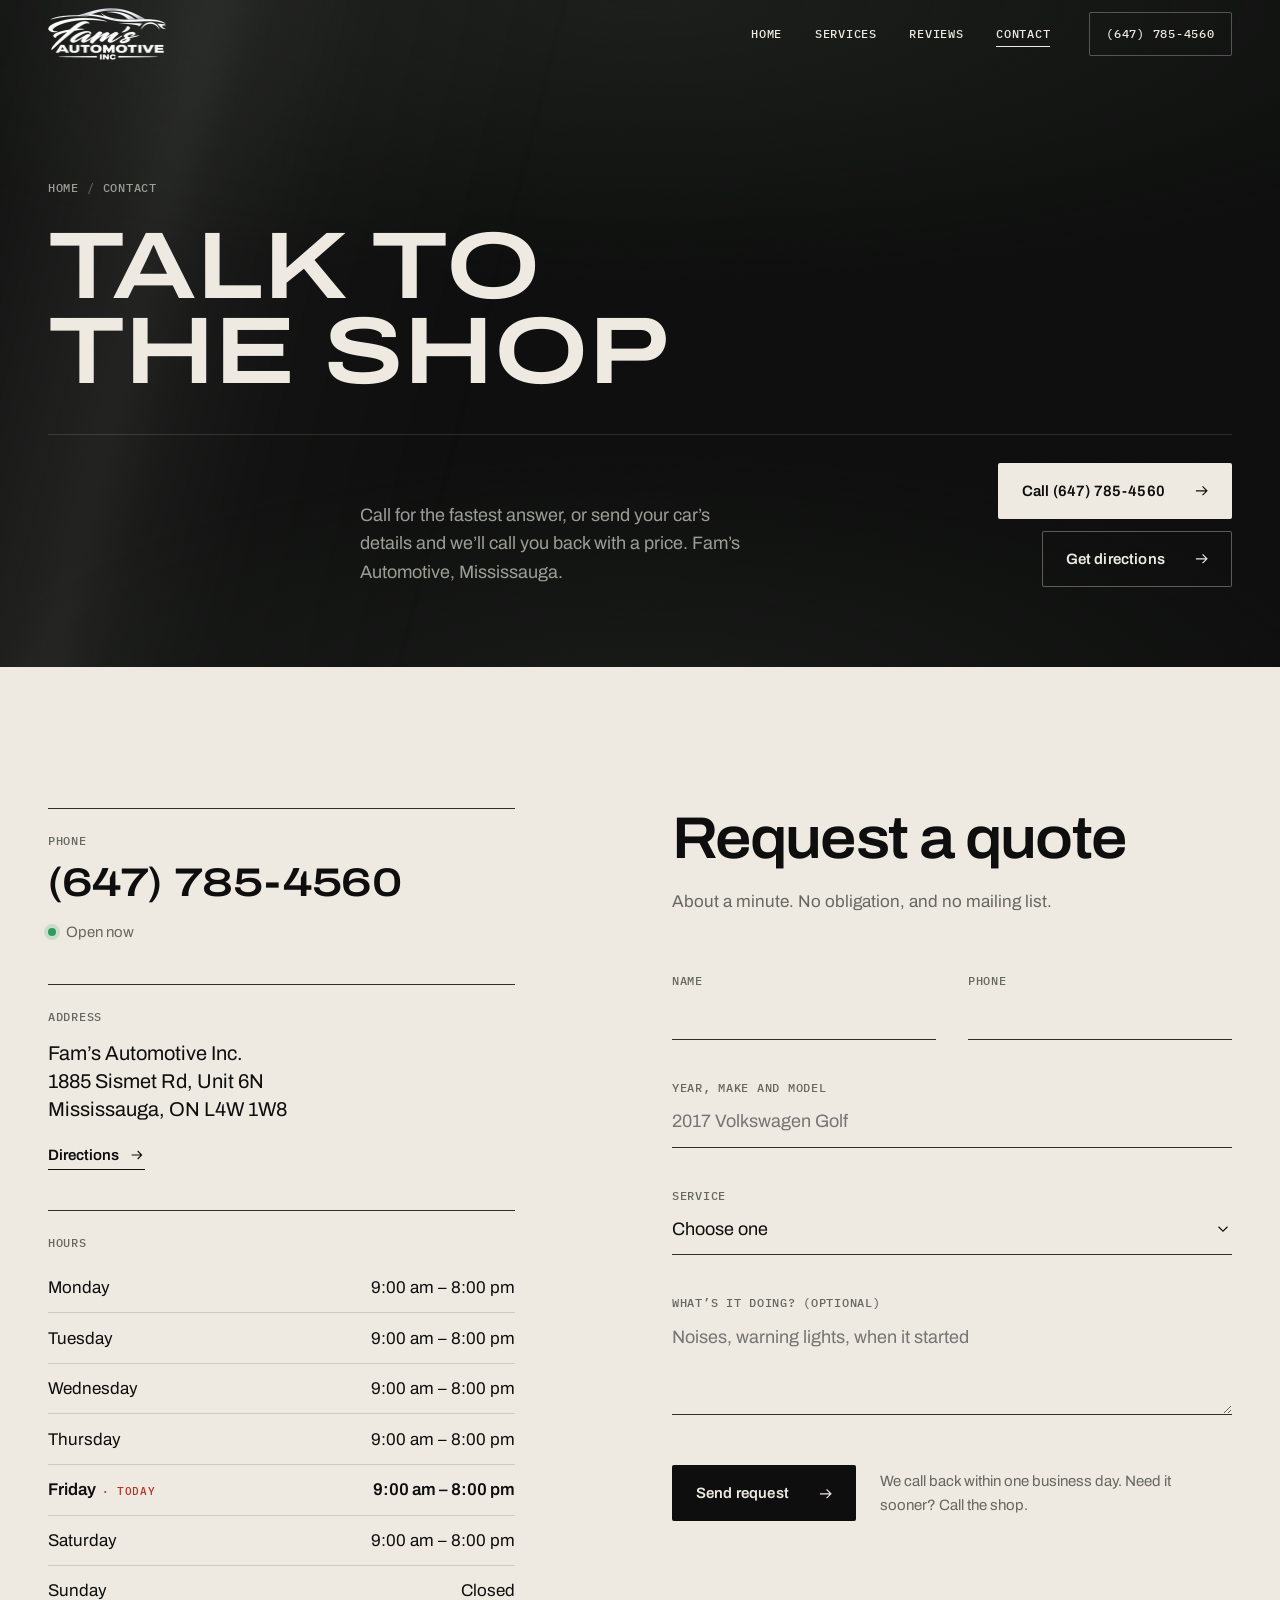
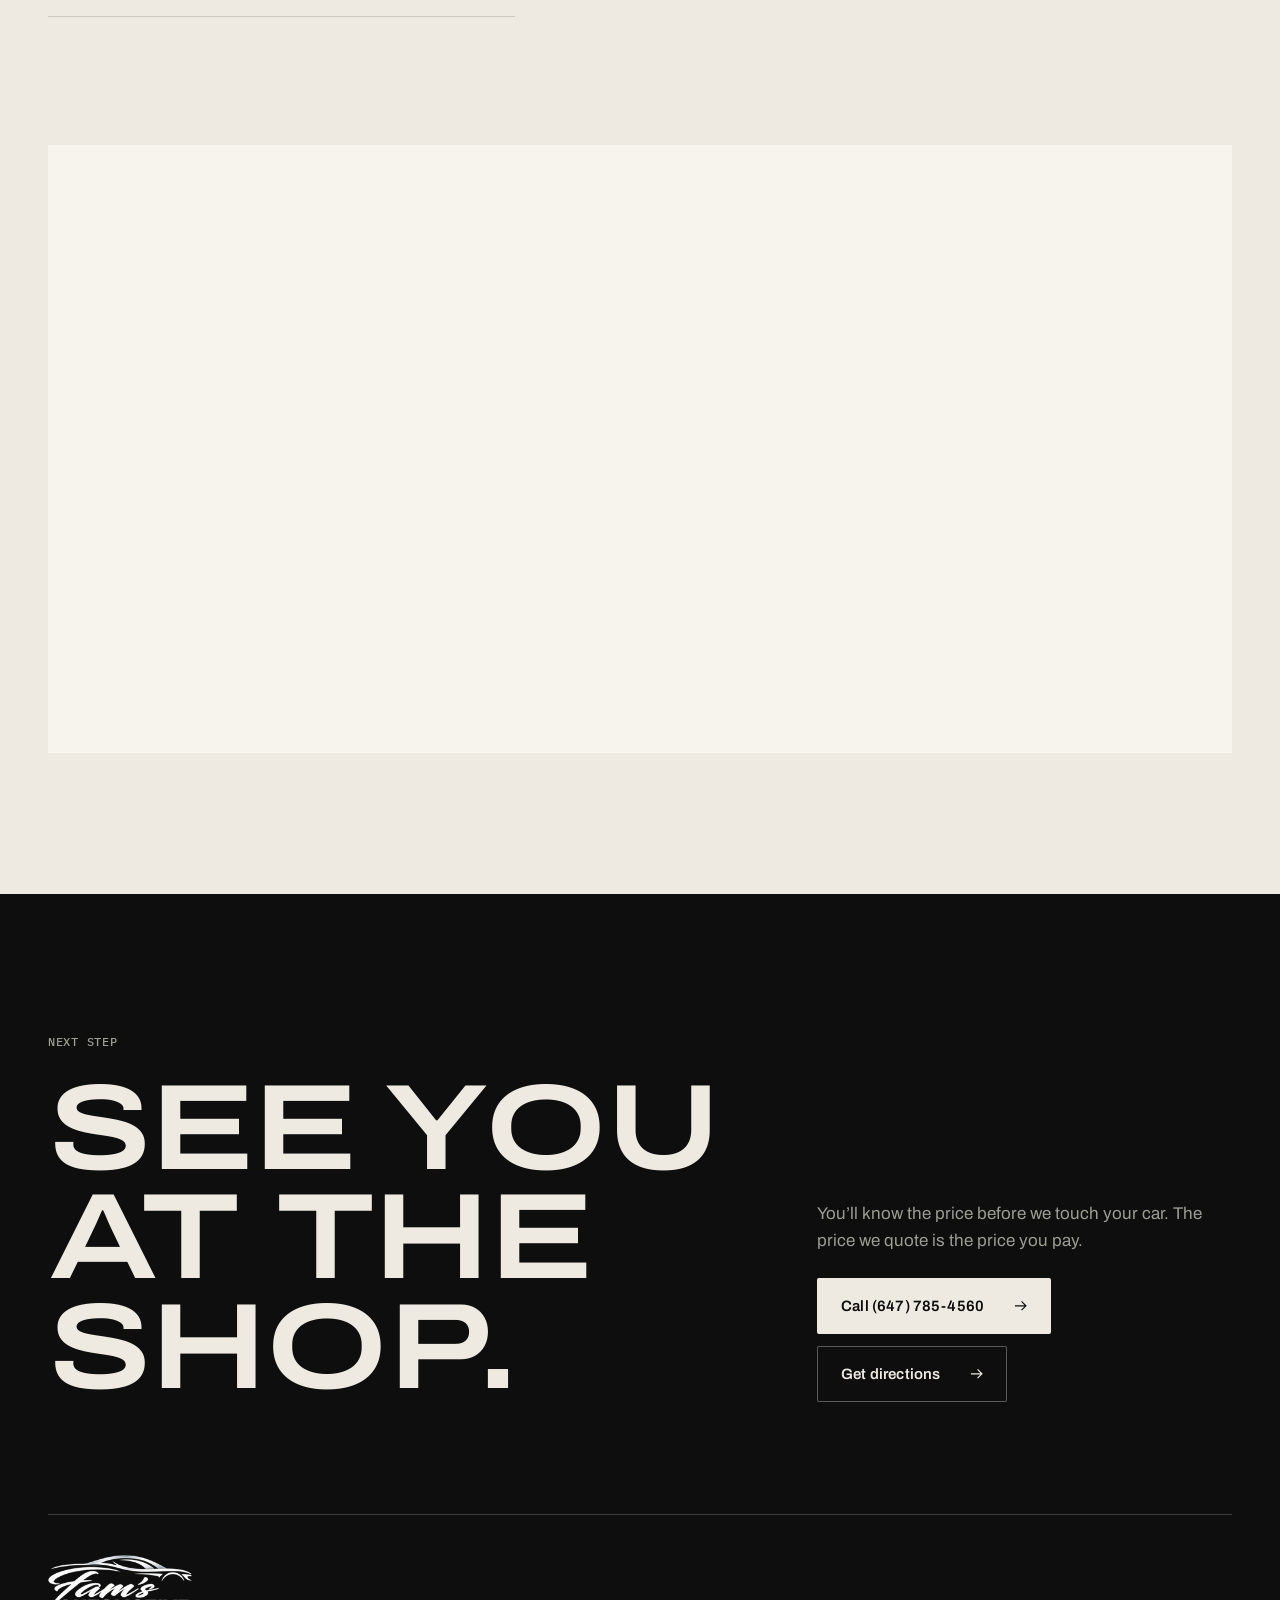
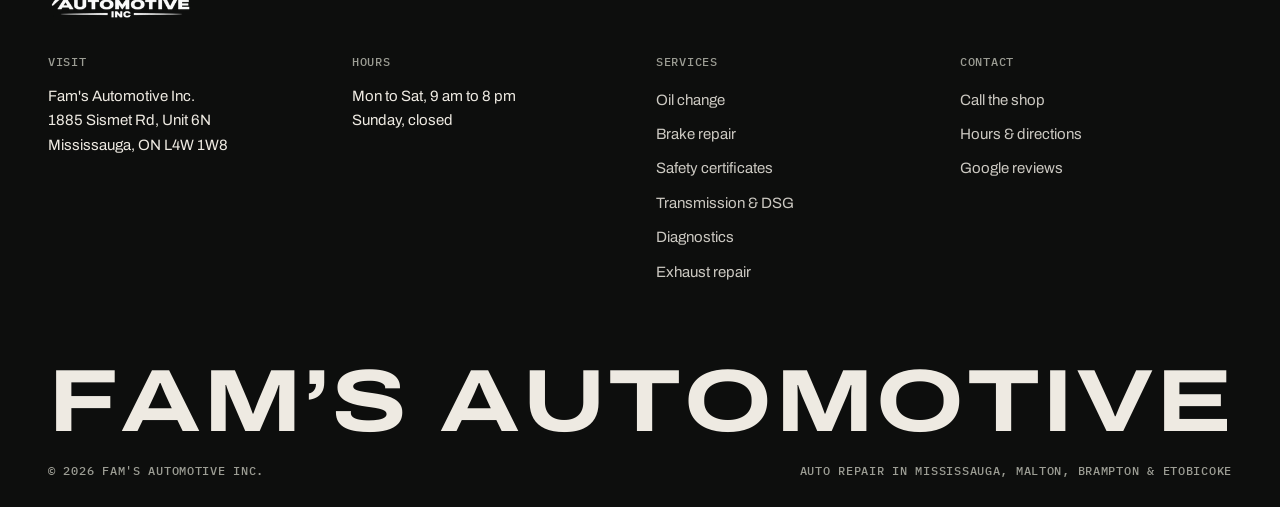
<file: contact.html>
<!doctype html>
<html lang="en-CA">
<head>
  <meta charset="utf-8">
  <meta name="viewport" content="width=device-width, initial-scale=1, viewport-fit=cover">
  <title>Contact Fam's Automotive | Book Auto Repair in Mississauga</title>
  <meta name="description" content="Call, book online or get directions to Fam's Automotive in Mississauga. Hours, address and a quick quote form. Tell us your car and the problem and we'll call you back with a price.">
  <link rel="canonical" href="https://fams-automotive-teal.vercel.app/contact.html">
  <meta name="robots" content="index, follow, max-image-preview:large">
  <meta name="theme-color" content="#0d0e0d">
  <meta property="og:type" content="website">
  <meta property="og:site_name" content="Fam's Automotive Inc.">
  <meta property="og:locale" content="en_CA">
  <meta property="og:title" content="Contact Fam's Automotive | Mississauga Auto Repair">
  <meta property="og:description" content="Call, book online or get directions. Honest quotes before any work.">
  <meta property="og:url" content="https://fams-automotive-teal.vercel.app/contact.html">
  <meta property="og:image" content="https://fams-automotive-teal.vercel.app/images/og-fams-automotive.jpg">
  <meta property="og:image:width" content="1200">
  <meta property="og:image:height" content="630">
  <meta name="twitter:card" content="summary_large_image">

  <link rel="icon" href="favicon.svg" type="image/svg+xml">
  <link rel="apple-touch-icon" href="images/apple-touch-icon.png">
  <link rel="manifest" href="site.webmanifest">
  <link rel="preload" href="fonts/archivo-var.woff2" as="font" type="font/woff2" crossorigin>
  <link rel="stylesheet" href="css/styles.css?v=20261027e">
  <script>document.documentElement.classList.add('js')</script>

  <script type="application/ld+json">
  {
    "@context": "https://schema.org",
    "@graph": [
      {
        "@type": "AutoRepair",
        "@id": "https://fams-automotive-teal.vercel.app/#business",
        "name": "Fam's Automotive Inc.",
        "url": "https://fams-automotive-teal.vercel.app/",
        "telephone": "+1-647-785-4560",
        "image": "https://fams-automotive-teal.vercel.app/images/og-fams-automotive.jpg",
        "priceRange": "$$",
        "address": { "@type": "PostalAddress", "streetAddress": "1885 Sismet Rd Unit 6N", "addressLocality": "Mississauga", "addressRegion": "ON", "postalCode": "L4W 1W8", "addressCountry": "CA" },
        "openingHoursSpecification": [
          { "@type": "OpeningHoursSpecification", "dayOfWeek": ["Monday", "Tuesday", "Wednesday", "Thursday", "Friday", "Saturday"], "opens": "09:00", "closes": "20:00" }
        ],
        "contactPoint": { "@type": "ContactPoint", "telephone": "+1-647-785-4560", "contactType": "customer service", "areaServed": "CA" },
        "hasMap": "https://share.google/P5KAsRLT8g4FF58c0"
      },
      {
        "@type": "ContactPage",
        "@id": "https://fams-automotive-teal.vercel.app/contact.html#webpage",
        "url": "https://fams-automotive-teal.vercel.app/contact.html",
        "name": "Contact Fam's Automotive | Book Auto Repair in Mississauga",
        "isPartOf": { "@id": "https://fams-automotive-teal.vercel.app/#website" },
        "about": { "@id": "https://fams-automotive-teal.vercel.app/#business" },
        "breadcrumb": { "@id": "https://fams-automotive-teal.vercel.app/contact.html#breadcrumb" },
        "inLanguage": "en-CA"
      },
      {
        "@type": "BreadcrumbList",
        "@id": "https://fams-automotive-teal.vercel.app/contact.html#breadcrumb",
        "itemListElement": [
          { "@type": "ListItem", "position": 1, "name": "Home", "item": "https://fams-automotive-teal.vercel.app/" },
          { "@type": "ListItem", "position": 2, "name": "Contact", "item": "https://fams-automotive-teal.vercel.app/contact.html" }
        ]
      }
    ]
  }
  </script>
</head>
<body>
  <a class="skip" href="#main">Skip to content</a>

  <header class="site-header">
    <div class="wrap site-header__in">
      <a class="brand" href="./"><img class="brand__logo" src="images/logo-fams-240.webp" srcset="images/logo-fams-240.webp 240w, images/logo-fams-480.webp 480w" sizes="110px" width="240" height="104" alt="Fam&rsquo;s Automotive Inc., home" fetchpriority="high" decoding="async"></a>
      <nav class="nav label" aria-label="Main"><a href="./">Home</a><a href="services.html">Services</a><a href="./#reviews">Reviews</a><a href="contact.html" aria-current="page">Contact</a></nav>
      <a class="header-call label" href="tel:+16477854560" data-phone aria-label="Call the shop at (647) 785-4560">(647) 785-4560</a>
      <button class="menu-btn label" type="button" aria-expanded="false" aria-controls="menu"><span class="menu-btn__text">Menu</span><span class="menu-btn__lines" aria-hidden="true"></span></button>
    </div>
  </header>
  <div class="menu" id="menu">
    <nav aria-label="Mobile"><ol><li><a class="menu__link" href="./"><span class="label">01</span>Home</a></li><li><a class="menu__link" href="services.html"><span class="label">02</span>Services</a></li><li><a class="menu__link" href="./#reviews"><span class="label">03</span>Reviews</a></li><li><a class="menu__link" href="contact.html"><span class="label">04</span>Contact</a></li></ol></nav>
    <div class="menu__foot">
      <a class="btn btn--light" href="tel:+16477854560" data-phone><span class="only-touch">Call the shop</span><span class="only-desk">Call (647) 785-4560</span> <svg class="btn__arrow" viewBox="0 0 24 24" aria-hidden="true"><path d="M4 12h15M13 6l6 6-6 6"/></svg></a>
      <a class="btn btn--outline-light" href="sms:+16477854560?&amp;body=Hi%20Ahmad%2C%20I%27d%20like%20a%20quote.%20My%20car%20is%20a%20(year%2C%20make%2C%20model)%20and%20it%20needs%3A%20">Text for a quote <svg class="btn__arrow" viewBox="0 0 24 24" aria-hidden="true"><path d="M4 12h15M13 6l6 6-6 6"/></svg></a>
    </div>
  </div>

  <main id="main">
    <section class="page-hero on-ink" aria-labelledby="page-title">
      <div class="hero__bg" aria-hidden="true"><div class="hero__sheen"></div></div>
      <div class="wrap page-hero__grid">
        <div>
          <nav aria-label="Breadcrumb"><ol class="crumbs label in"><li><a href="./">Home</a></li><li aria-current="page">Contact</li></ol></nav>
          <h1 class="display" id="page-title"><span class="line"><span style="--d:100">Talk to</span></span> <span class="line"><span style="--d:200">the shop</span></span></h1>
        </div>
        <div class="page-hero__aside in" style="--d:450">
          <p>Call for the fastest answer, or send your car&rsquo;s details and we&rsquo;ll call you back with a price. Fam&rsquo;s Automotive, Mississauga.</p>
          <div class="page-hero__actions">
            <a class="btn btn--light" href="tel:+16477854560" data-phone><span class="only-touch">Call the shop</span><span class="only-desk">Call (647) 785-4560</span> <svg class="btn__arrow" viewBox="0 0 24 24" aria-hidden="true"><path d="M4 12h15M13 6l6 6-6 6"/></svg></a>
            <a class="btn btn--outline-light" href="https://www.google.com/maps/dir/?api=1&amp;destination=Fam%27s+Automotive+Inc%2C+1885+Sismet+Rd+Unit+6N%2C+Mississauga%2C+ON+L4W+1W8" target="_blank" rel="noopener">Get directions <svg class="btn__arrow" viewBox="0 0 24 24" aria-hidden="true"><path d="M4 12h15M13 6l6 6-6 6"/></svg></a>
          </div>
        </div>
      </div>
    </section>

    <section class="section" aria-label="Contact details and quote request">
      <div class="wrap">
        <div class="contact">
          <div class="contact__info">
            <div class="contact__block">
              <h2 class="label label--muted">Phone</h2>
              <a class="contact__big" href="tel:+16477854560" data-phone>(647) 785-4560</a>
              <p class="status" data-open-now hidden></p>
            </div>
            <div class="contact__block">
              <h2 class="label label--muted">Address</h2>
              <address>Fam&rsquo;s Automotive Inc.<br>1885 Sismet Rd, Unit 6N<br>Mississauga, ON L4W 1W8</address>
              <a class="link" href="https://www.google.com/maps/dir/?api=1&amp;destination=Fam%27s+Automotive+Inc%2C+1885+Sismet+Rd+Unit+6N%2C+Mississauga%2C+ON+L4W+1W8" target="_blank" rel="noopener">Directions <svg class="btn__arrow" viewBox="0 0 24 24" aria-hidden="true"><path d="M4 12h15M13 6l6 6-6 6"/></svg></a>
            </div>
            <div class="contact__block" id="hours">
              <h2 class="label label--muted">Hours</h2>
              <table class="hours" data-hours>
                <caption class="sr-only">Shop hours</caption>
                <tbody>
                  <tr data-day="Mon" data-open="09:00" data-close="20:00"><th scope="row">Monday</th><td>9:00 am &ndash; 8:00 pm</td></tr>
                  <tr data-day="Tue" data-open="09:00" data-close="20:00"><th scope="row">Tuesday</th><td>9:00 am &ndash; 8:00 pm</td></tr>
                  <tr data-day="Wed" data-open="09:00" data-close="20:00"><th scope="row">Wednesday</th><td>9:00 am &ndash; 8:00 pm</td></tr>
                  <tr data-day="Thu" data-open="09:00" data-close="20:00"><th scope="row">Thursday</th><td>9:00 am &ndash; 8:00 pm</td></tr>
                  <tr data-day="Fri" data-open="09:00" data-close="20:00"><th scope="row">Friday</th><td>9:00 am &ndash; 8:00 pm</td></tr>
                  <tr data-day="Sat" data-open="09:00" data-close="20:00"><th scope="row">Saturday</th><td>9:00 am &ndash; 8:00 pm</td></tr>
                  <tr data-day="Sun"><th scope="row">Sunday</th><td>Closed</td></tr>
                </tbody>
              </table>
            </div>
          </div>

          <div class="contact__form" id="quote">
            <form class="form reveal" action="[FORM ENDPOINT]" method="post" novalidate data-quote-form>
              <h2 class="heading" data-rise>Request a quote</h2>
              <p>About a minute. No obligation, and no mailing list.</p>
              <div class="form__fields">
                <div class="field">
                  <label class="label" for="q-name">Name</label>
                  <input id="q-name" name="name" type="text" autocomplete="name" required aria-describedby="q-name-err">
                  <p class="field__err" id="q-name-err" aria-live="polite"></p>
                </div>
                <div class="field">
                  <label class="label" for="q-phone">Phone</label>
                  <input id="q-phone" name="phone" type="tel" inputmode="tel" autocomplete="tel" required aria-describedby="q-phone-err">
                  <p class="field__err" id="q-phone-err" aria-live="polite"></p>
                </div>
                <div class="field field--full">
                  <label class="label" for="q-vehicle">Year, make and model</label>
                  <input id="q-vehicle" name="vehicle" type="text" placeholder="2017 Volkswagen Golf" required aria-describedby="q-vehicle-err">
                  <p class="field__err" id="q-vehicle-err" aria-live="polite"></p>
                </div>
                <div class="field field--full">
                  <label class="label" for="q-service">Service</label>
                  <select id="q-service" name="service" required aria-describedby="q-service-err">
                    <option value="">Choose one</option>
                    <option value="oil-change">Oil change &amp; maintenance</option>
                    <option value="brakes">Brakes</option>
                    <option value="safety">Ontario safety certificate</option>
                    <option value="transmission">Transmission or DSG service</option>
                    <option value="diagnostics">Check engine light / diagnostics</option>
                    <option value="exhaust">Exhaust or manifold</option>
                    <option value="tune-up">Tune-up / spark plugs</option>
                    <option value="suspension">Suspension &amp; steering</option>
                    <option value="ac">A/C recharge or repair</option>
                    <option value="other">Something else</option>
                  </select>
                  <p class="field__err" id="q-service-err" aria-live="polite"></p>
                </div>
                <div class="field field--full">
                  <label class="label" for="q-msg">What&rsquo;s it doing? (optional)</label>
                  <textarea id="q-msg" name="message" placeholder="Noises, warning lights, when it started"></textarea>
                  <p class="field__err"></p>
                </div>
              </div>
              <input type="text" name="_gotcha" tabindex="-1" autocomplete="off" hidden>
              <div class="form__submit">
                <button class="btn btn--dark" type="submit">Send request <svg class="btn__arrow" viewBox="0 0 24 24" aria-hidden="true"><path d="M4 12h15M13 6l6 6-6 6"/></svg></button>
                <p class="muted">We call back within one business day. Need it sooner? Call the shop.</p>
              </div>
              <p class="form__status" role="status" aria-live="polite"></p>
            </form>
          </div>
        </div>

        <div class="map reveal">
          <iframe title="Map to Fam's Automotive in Mississauga" src="https://maps.google.com/maps?q=Fam%27s%20Automotive%20Inc%2C%201885%20Sismet%20Rd%20Unit%206N%2C%20Mississauga%2C%20ON%20L4W%201W8&amp;z=14&amp;output=embed" loading="lazy" referrerpolicy="no-referrer-when-downgrade"></iframe>
        </div>
      </div>
    </section>
  </main>

  <footer class="closing on-ink" aria-labelledby="closing-title">
    <div class="wrap">
      <div class="closing__grid">
        <div>
          <p class="label label--muted reveal">Next step</p>
          <h2 class="display" id="closing-title" style="margin-top:1.5rem">See you at the shop.</h2>
        </div>
        <div class="closing__cta reveal" style="--i:1">
          <p>You&rsquo;ll know the price before we touch your car. The price we quote is the price you pay.</p>
          <div class="closing__btns">
            <a class="btn btn--light" href="tel:+16477854560" data-phone><span class="only-touch">Call the shop</span><span class="only-desk">Call (647) 785-4560</span> <svg class="btn__arrow" viewBox="0 0 24 24" aria-hidden="true"><path d="M4 12h15M13 6l6 6-6 6"/></svg></a>
            <a class="btn btn--outline-light only-touch" href="sms:+16477854560?&amp;body=Hi%20Ahmad%2C%20I%27d%20like%20a%20quote.%20My%20car%20is%20a%20(year%2C%20make%2C%20model)%20and%20it%20needs%3A%20">Text for a quote <svg class="btn__arrow" viewBox="0 0 24 24" aria-hidden="true"><path d="M4 12h15M13 6l6 6-6 6"/></svg></a>
            <a class="btn btn--outline-light only-desk" href="https://www.google.com/maps/dir/?api=1&amp;destination=Fam%27s+Automotive+Inc%2C+1885+Sismet+Rd+Unit+6N%2C+Mississauga%2C+ON+L4W+1W8" target="_blank" rel="noopener">Get directions <svg class="btn__arrow" viewBox="0 0 24 24" aria-hidden="true"><path d="M4 12h15M13 6l6 6-6 6"/></svg></a>
          </div>
        </div>
      </div>
      <div class="foot">
        <img class="foot__logo" src="images/logo-fams-240.webp" srcset="images/logo-fams-240.webp 240w, images/logo-fams-480.webp 480w" sizes="160px" width="240" height="104" alt="Fam&rsquo;s Automotive Inc." loading="lazy" decoding="async">
        <div>
          <h2 class="label">Visit</h2>
          <address>Fam's Automotive Inc.<br>1885 Sismet Rd, Unit 6N<br>Mississauga, ON L4W 1W8</address>
        </div>
        <div>
          <h2 class="label">Hours</h2>
          <p>Mon to Sat, 9 am to 8 pm<br>Sunday, closed</p>
        </div>
        <div>
          <h2 class="label">Services</h2>
          <ul>
            <li><a href="services.html#oil-change">Oil change</a></li>
            <li><a href="services.html#brake-repair">Brake repair</a></li>
            <li><a href="services.html#safety-certificate">Safety certificates</a></li>
            <li><a href="services.html#transmission-service">Transmission &amp; DSG</a></li>
            <li><a href="services.html#check-engine-light">Diagnostics</a></li>
            <li><a href="services.html#exhaust-repair">Exhaust repair</a></li>
          </ul>
        </div>
        <div>
          <h2 class="label">Contact</h2>
          <ul>
            <li><a href="tel:+16477854560" data-phone>Call the shop</a></li>
            <li class="only-touch"><a href="sms:+16477854560?&amp;body=Hi%20Ahmad%2C%20I%27d%20like%20a%20quote.%20My%20car%20is%20a%20(year%2C%20make%2C%20model)%20and%20it%20needs%3A%20">Text for a quote</a></li>
            <li><a href="contact.html#hours">Hours &amp; directions</a></li>
            <li><a href="https://share.google/P5KAsRLT8g4FF58c0" rel="noopener" target="_blank">Google reviews</a></li>
          </ul>
        </div>
      </div>
      <p class="wordmark" aria-hidden="true"><span style="--c:0">F</span><span style="--c:1">A</span><span style="--c:2">M</span><span style="--c:3">’</span><span style="--c:4">S</span><span style="--c:5">&nbsp;</span><span style="--c:6">A</span><span style="--c:7">U</span><span style="--c:8">T</span><span style="--c:9">O</span><span style="--c:10">M</span><span style="--c:11">O</span><span style="--c:12">T</span><span style="--c:13">I</span><span style="--c:14">V</span><span style="--c:15">E</span></p>
      <div class="legal label">
        <p>&copy; <span data-year>2026</span> Fam's Automotive Inc.</p>
        <p>Auto repair in Mississauga, Malton, Brampton &amp; Etobicoke</p>
      </div>
    </div>
  </footer>

  <nav class="mbar" aria-label="Quick contact">
    <a href="tel:+16477854560" data-phone><svg viewBox="0 0 24 24" aria-hidden="true"><path d="M5 4h4l2 5-2.5 1.5a11 11 0 0 0 5 5L15 13l5 2v4a2 2 0 0 1-2 2A16 16 0 0 1 3 6a2 2 0 0 1 2-2"/></svg> Call</a>
    <a href="sms:+16477854560?&amp;body=Hi%20Ahmad%2C%20I%27d%20like%20a%20quote.%20My%20car%20is%20a%20(year%2C%20make%2C%20model)%20and%20it%20needs%3A%20"><svg viewBox="0 0 24 24" aria-hidden="true"><path d="M4 5h16v11H9l-5 4z"/><path d="M8 9.5h8M8 12.5h5"/></svg> Text for a quote</a>
  </nav>

  <script src="js/main.js?v=20261027e" defer></script>
</body>
</html>
</file>
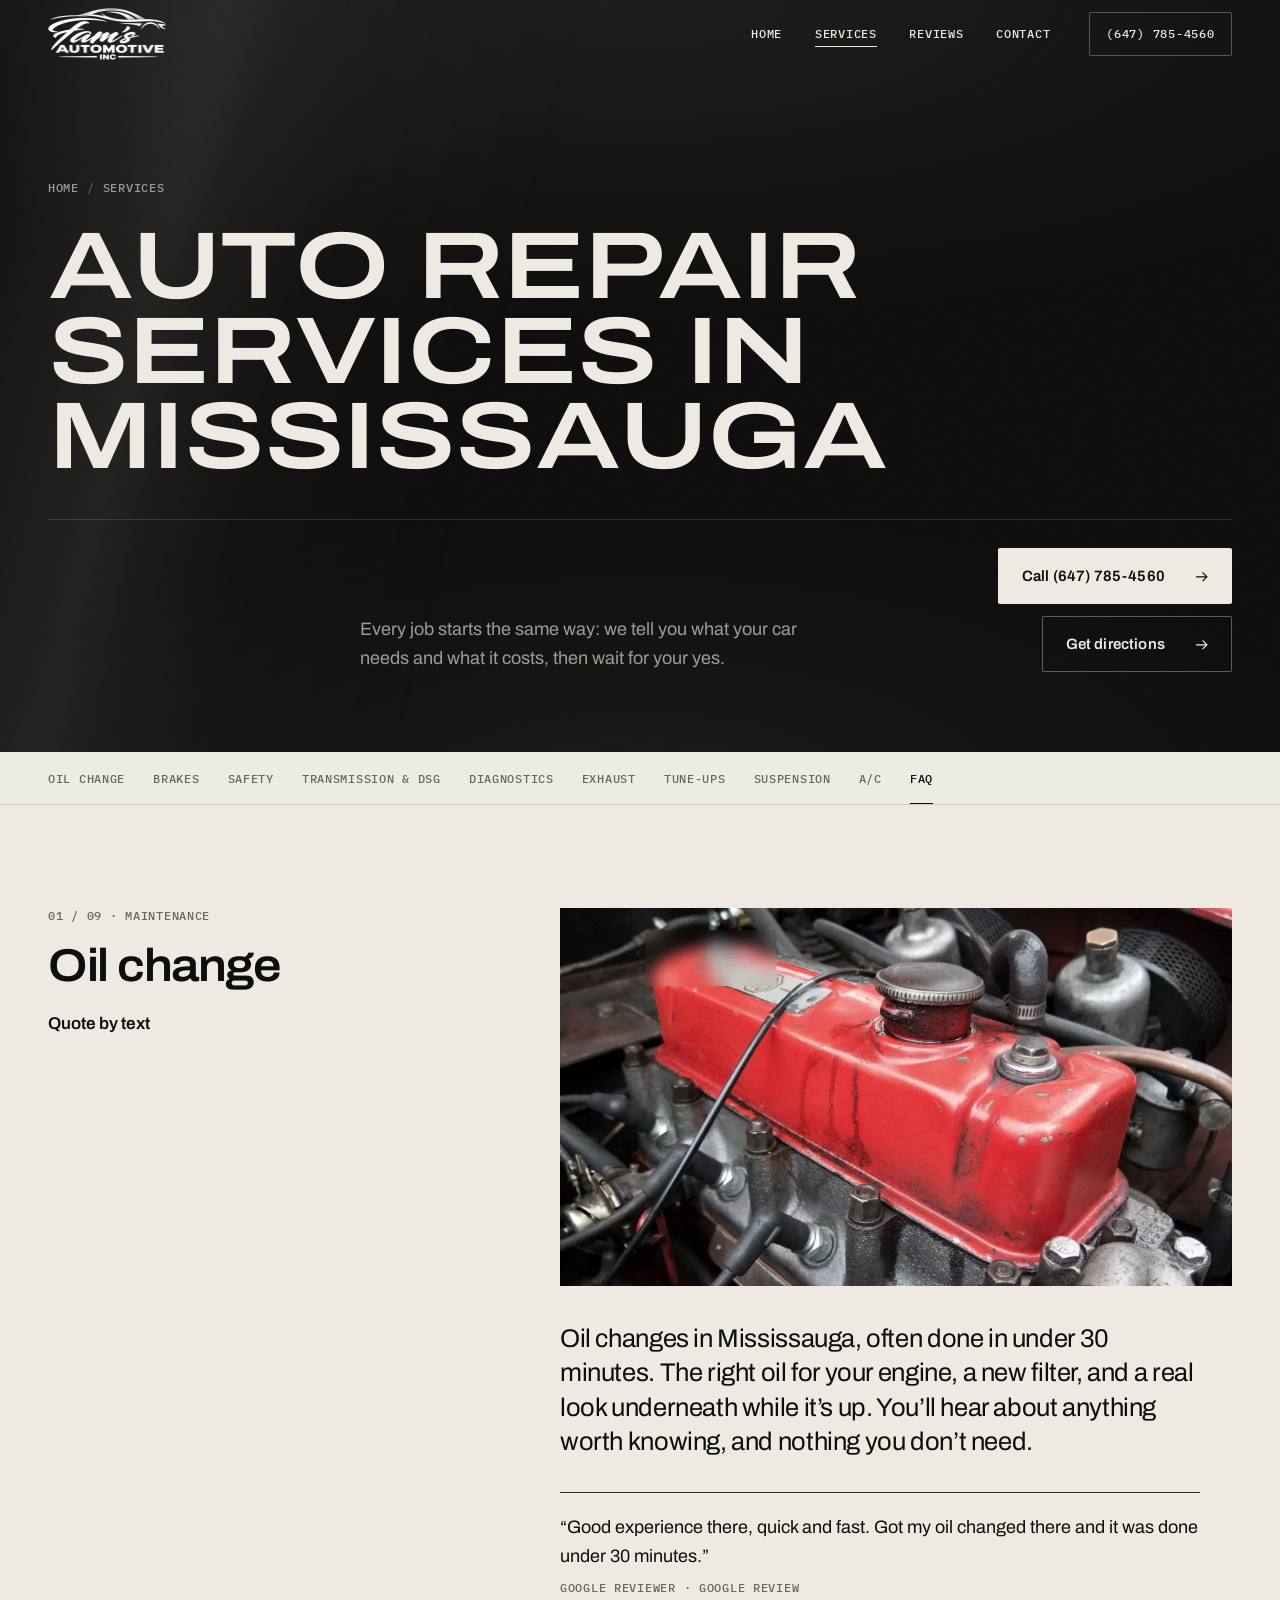
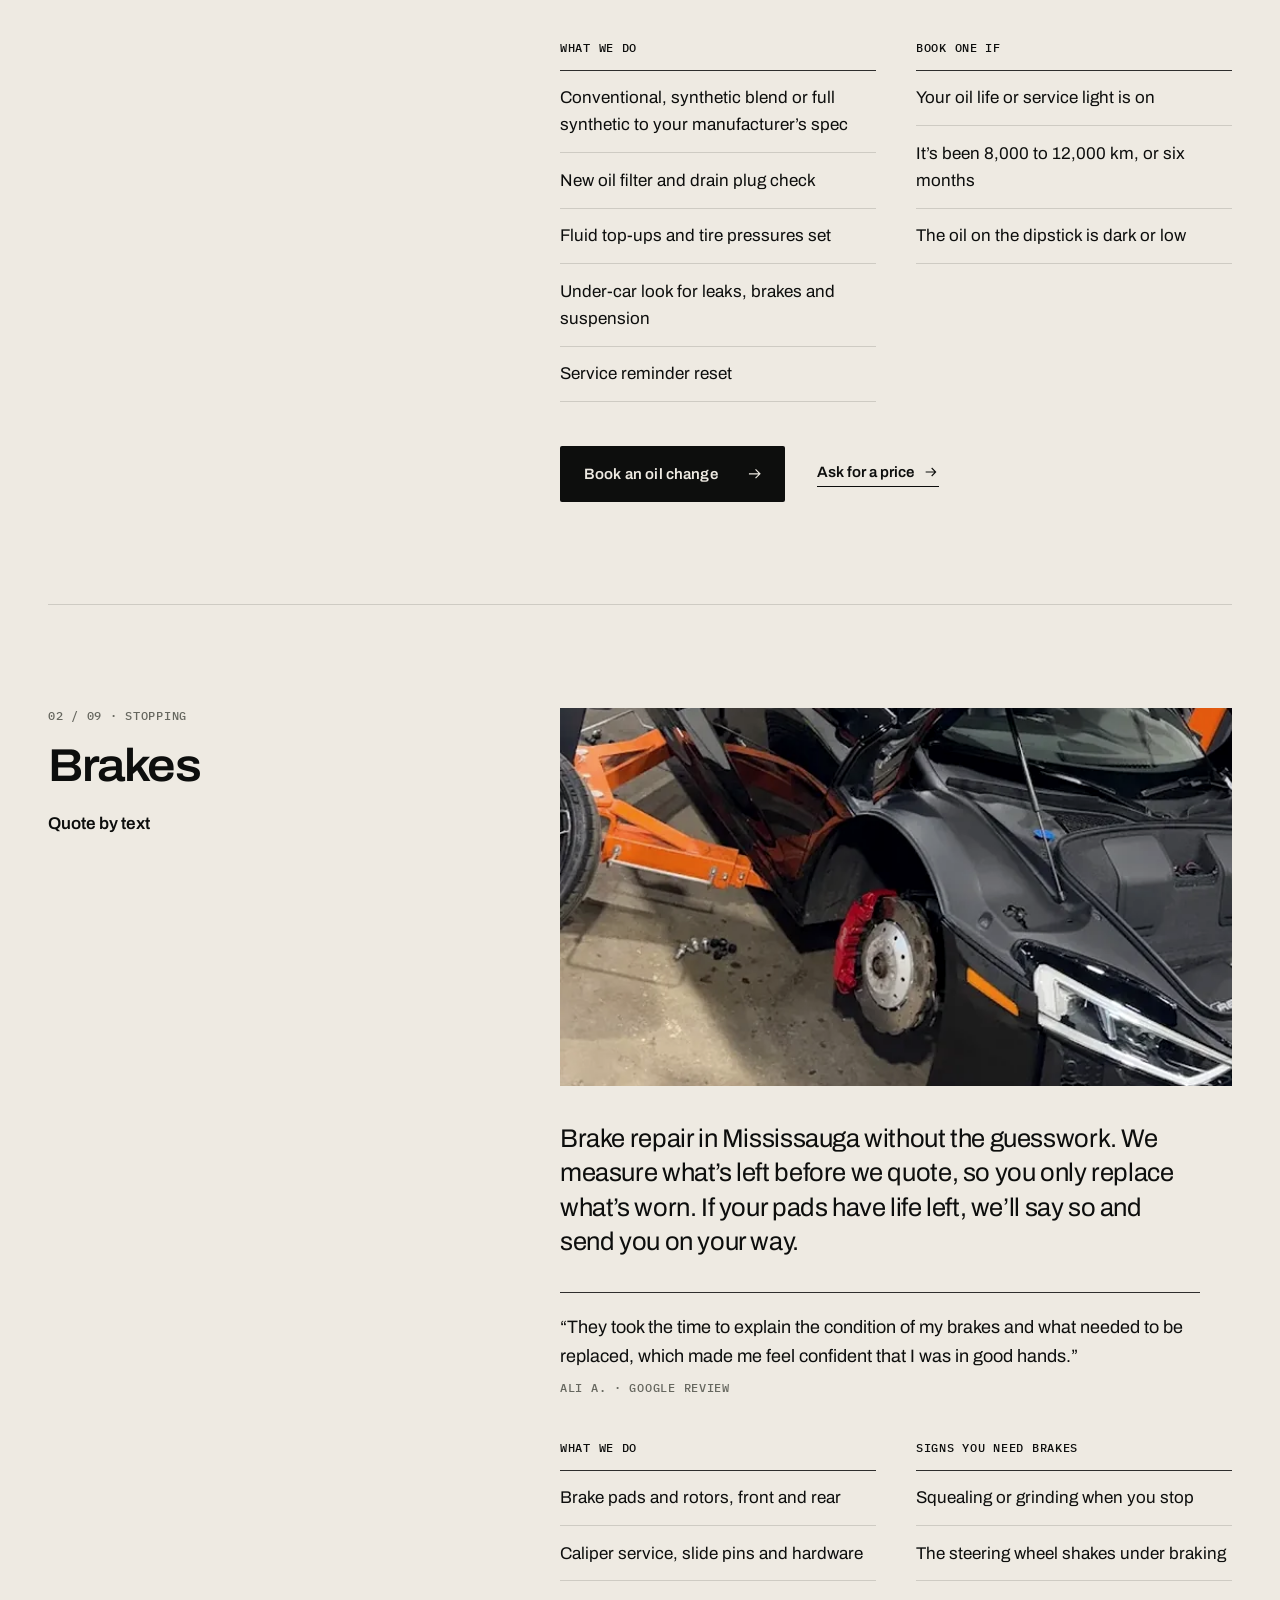
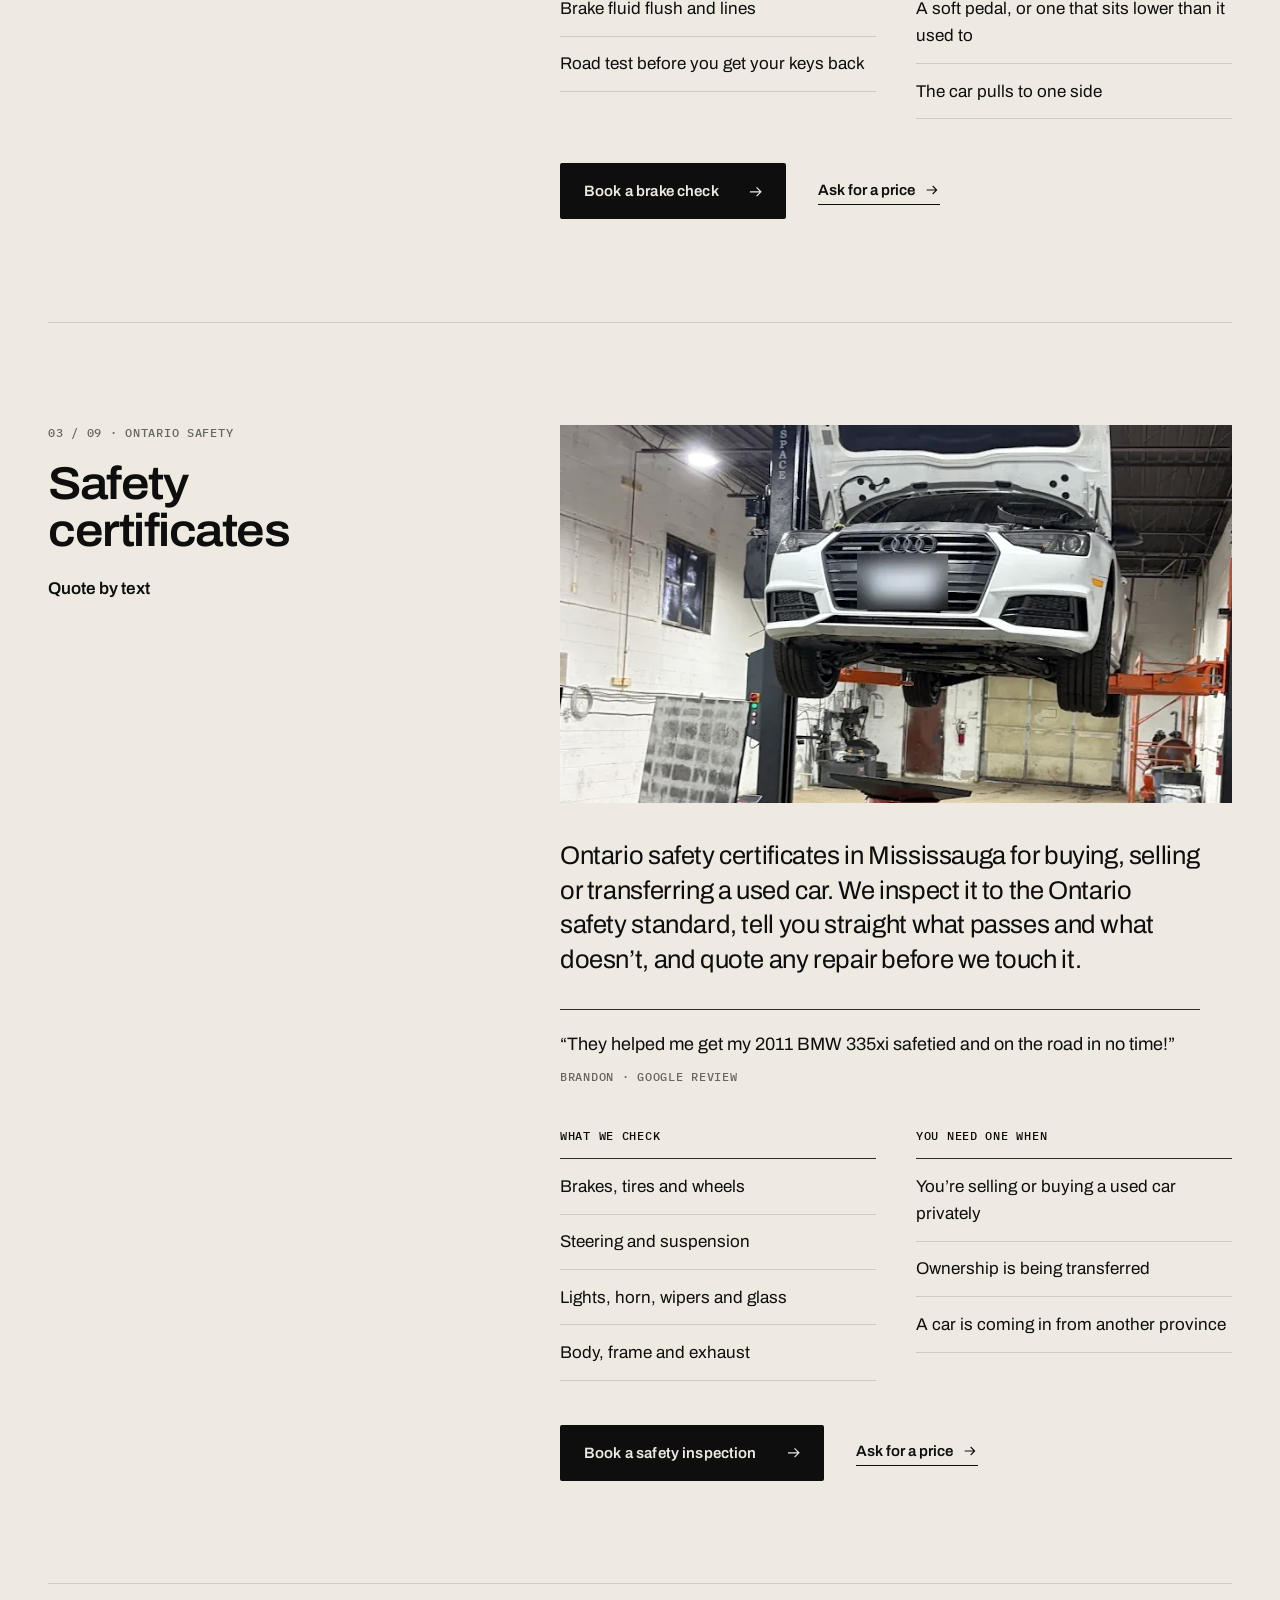
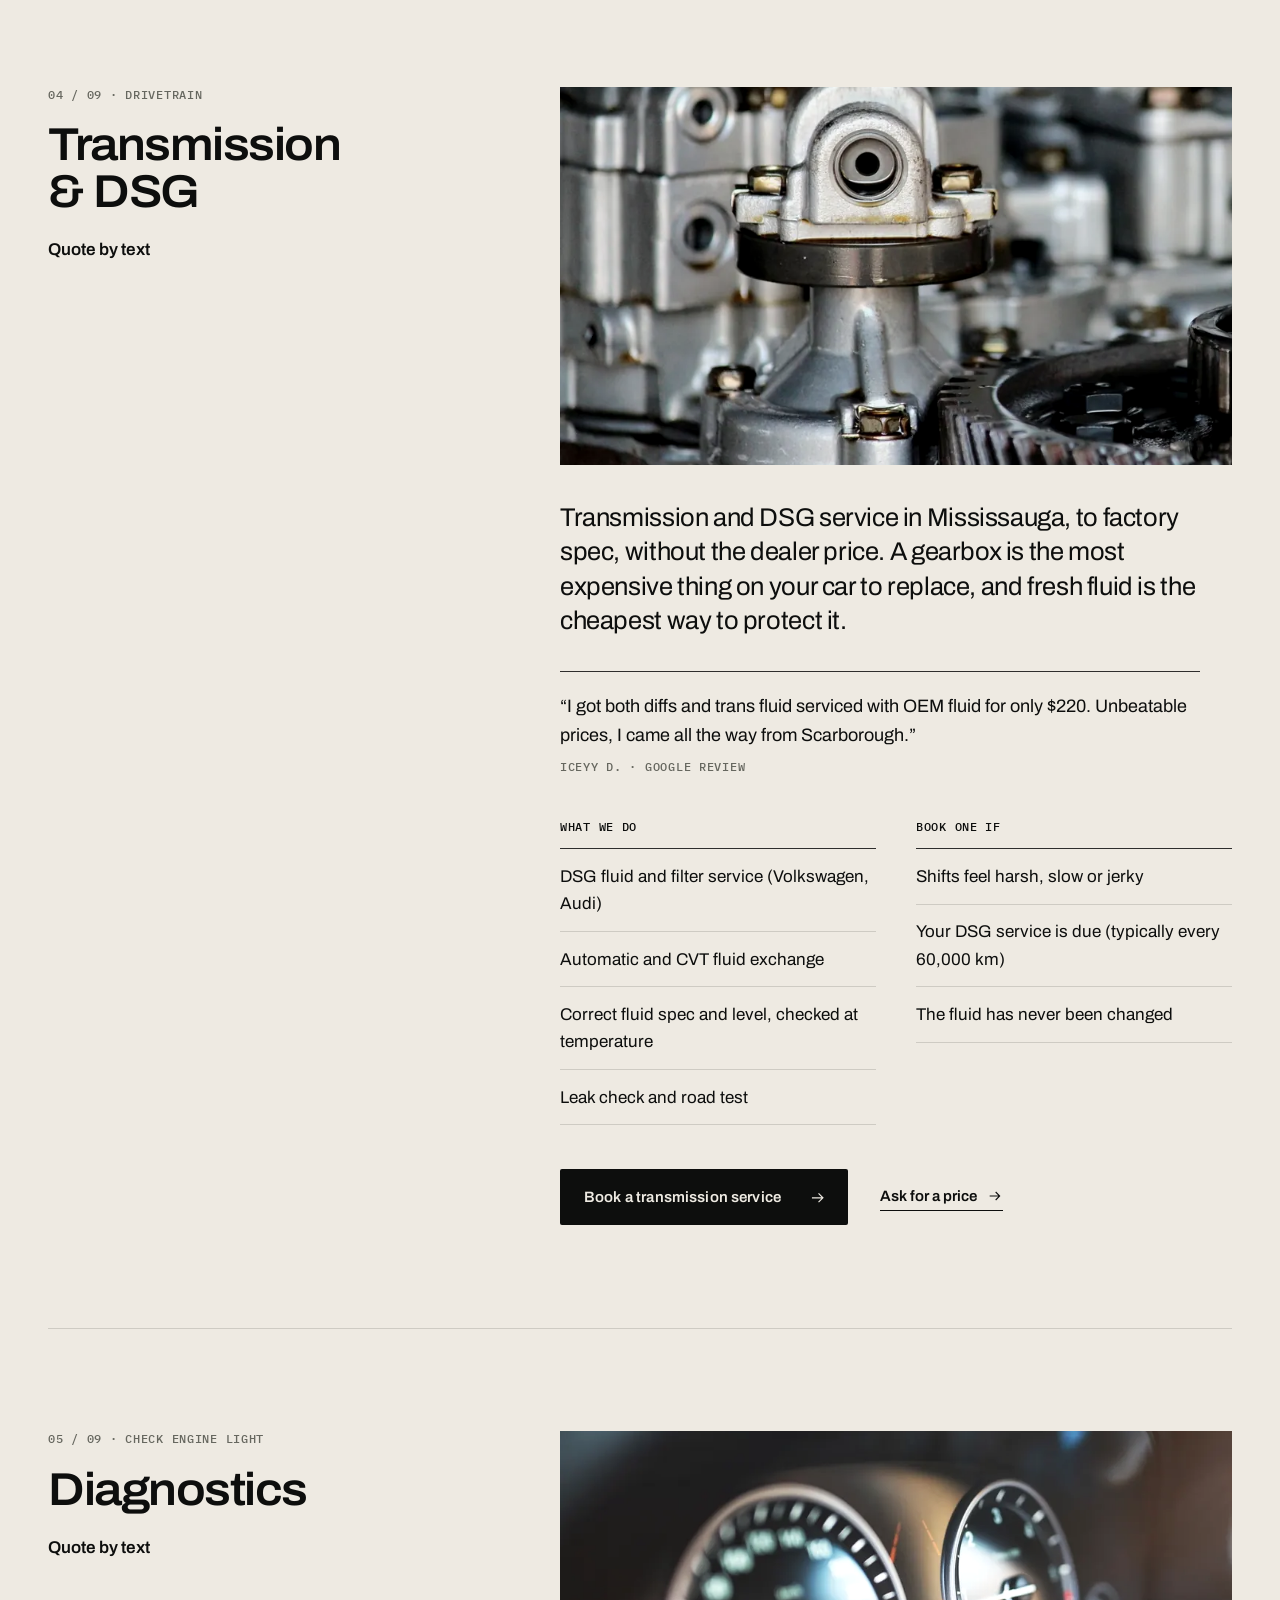
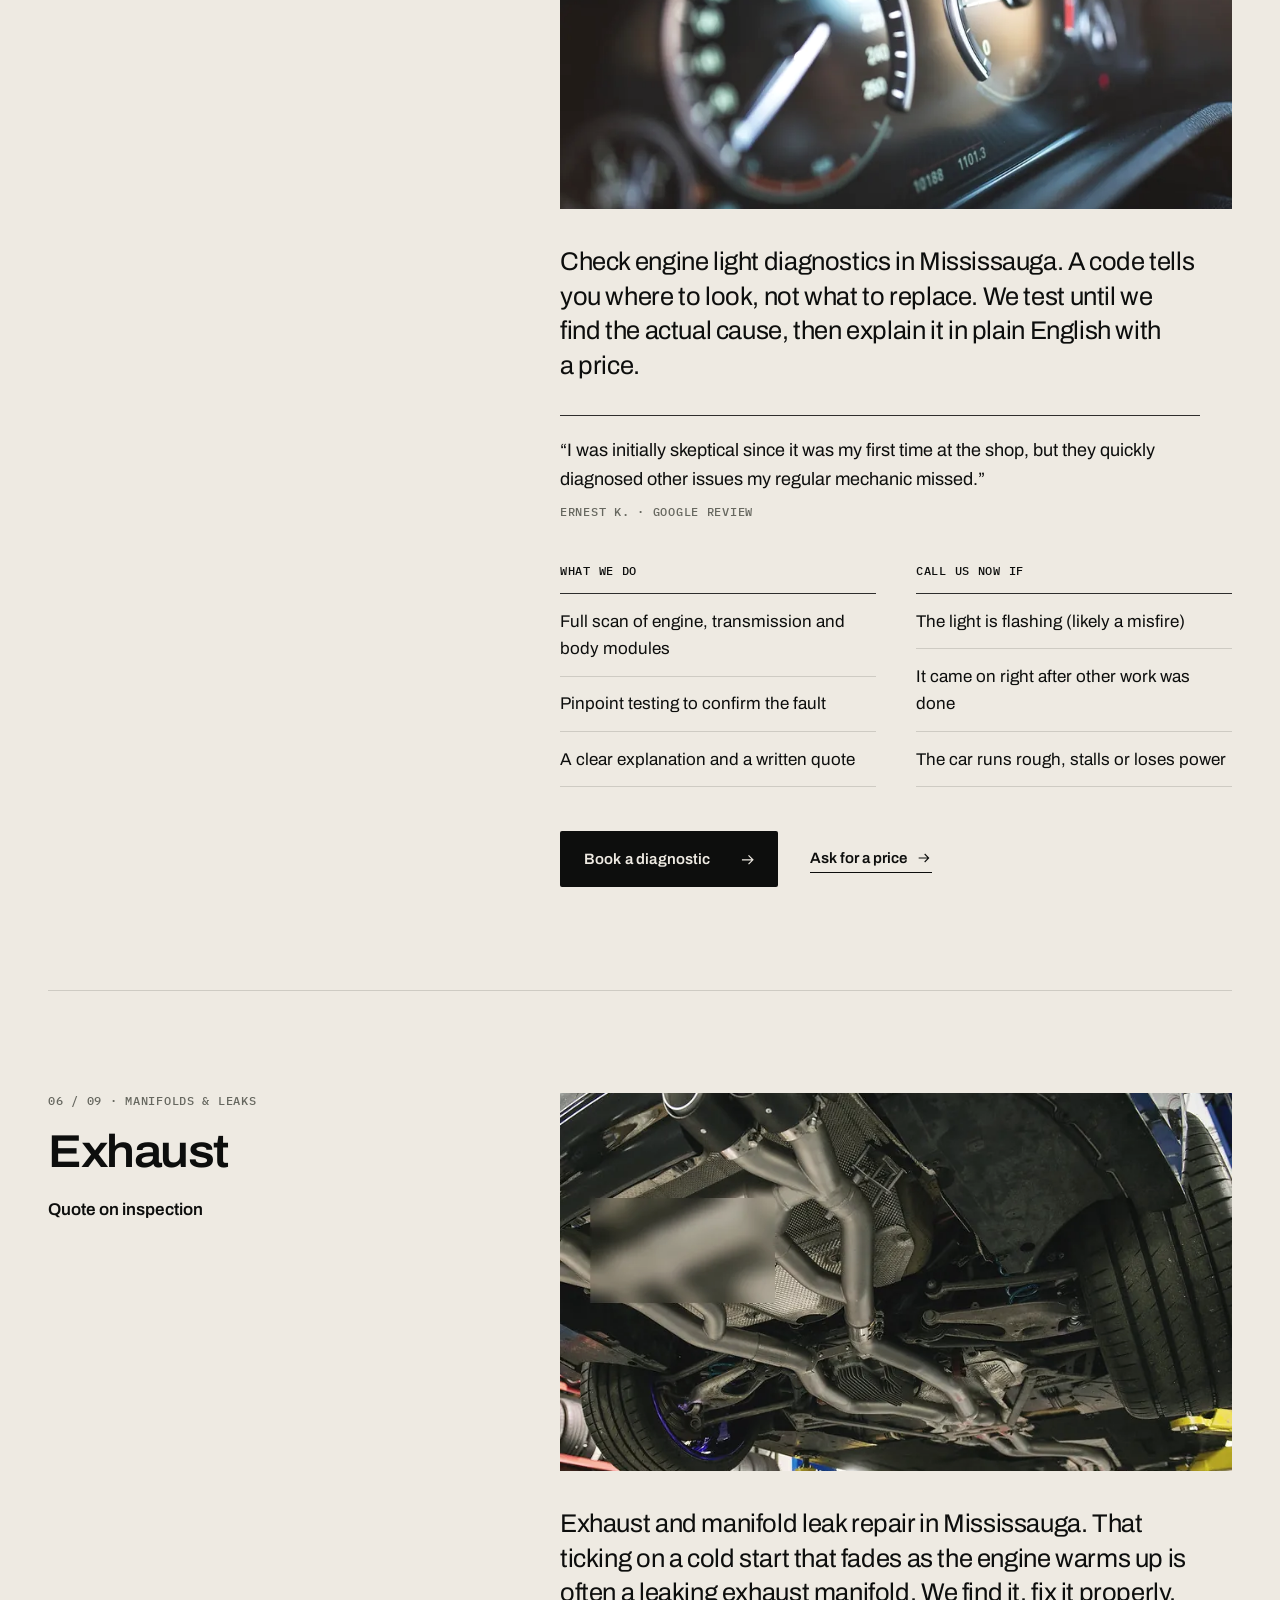
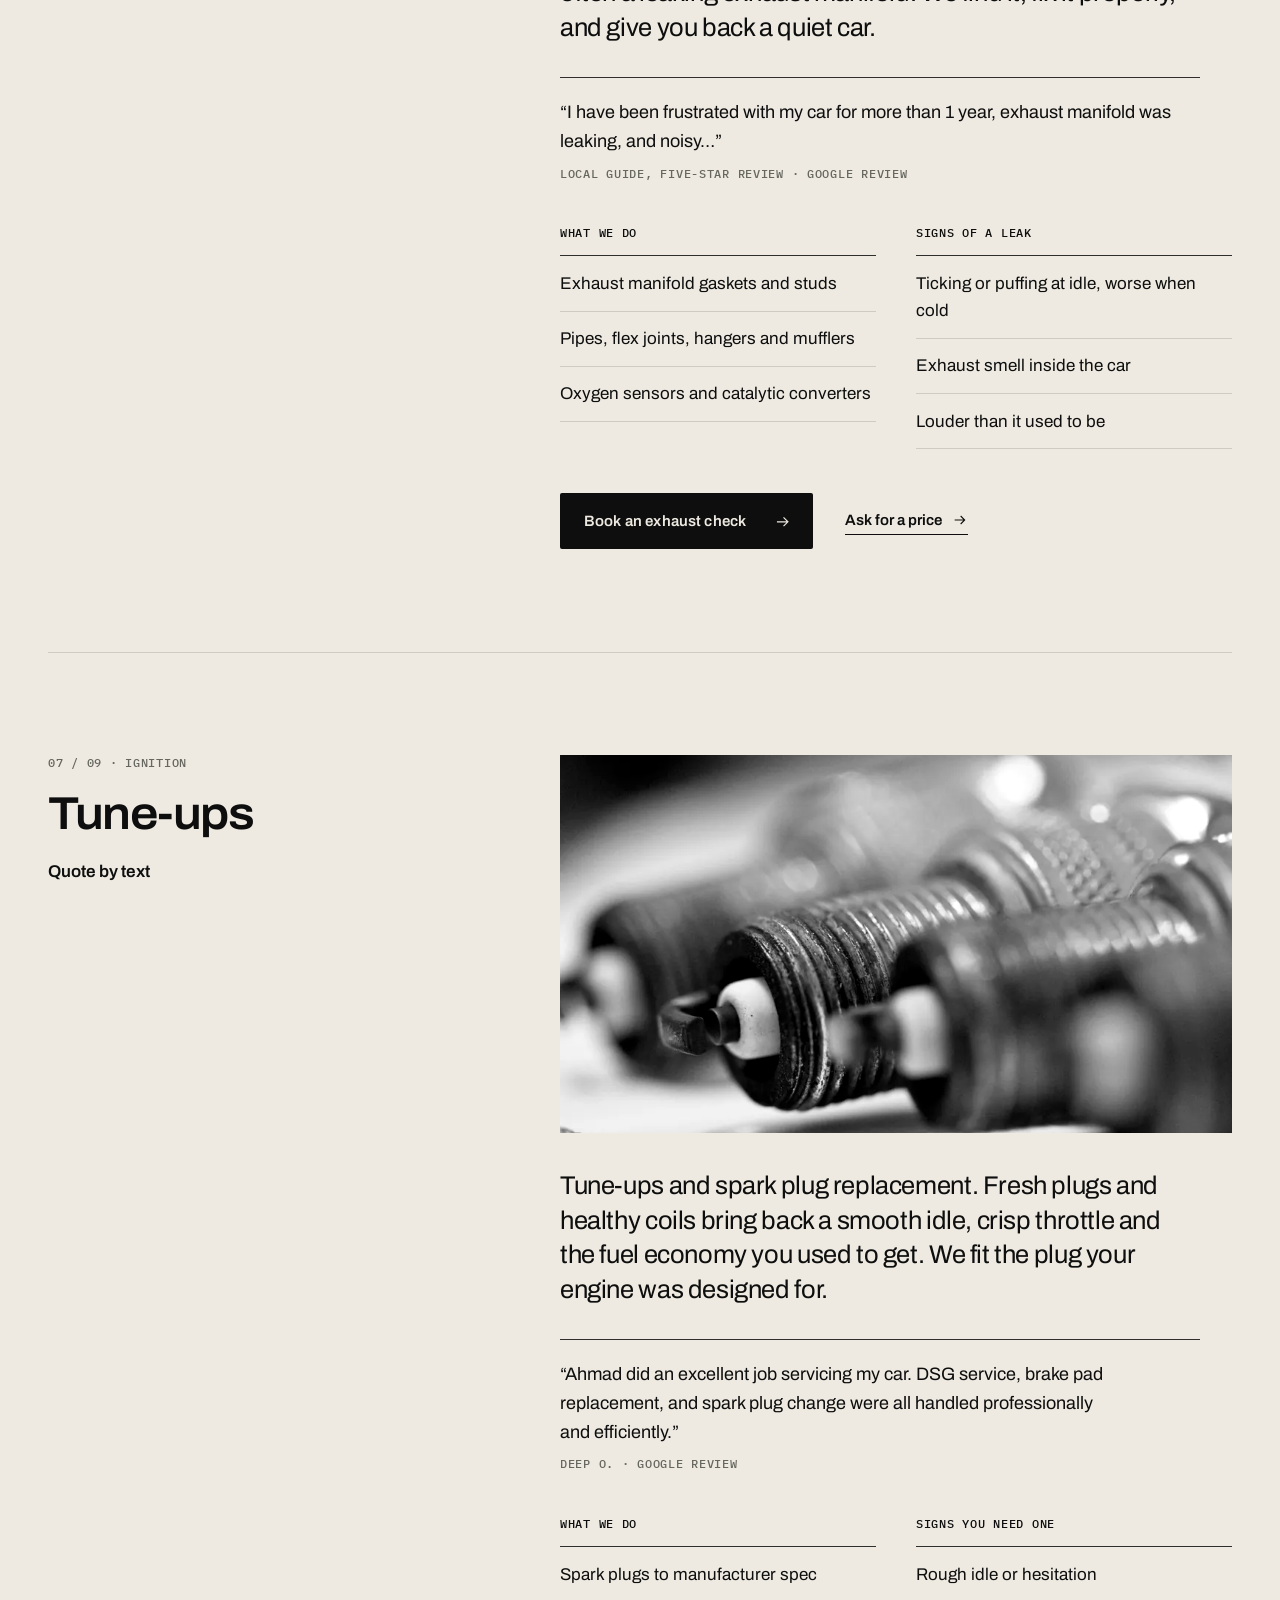
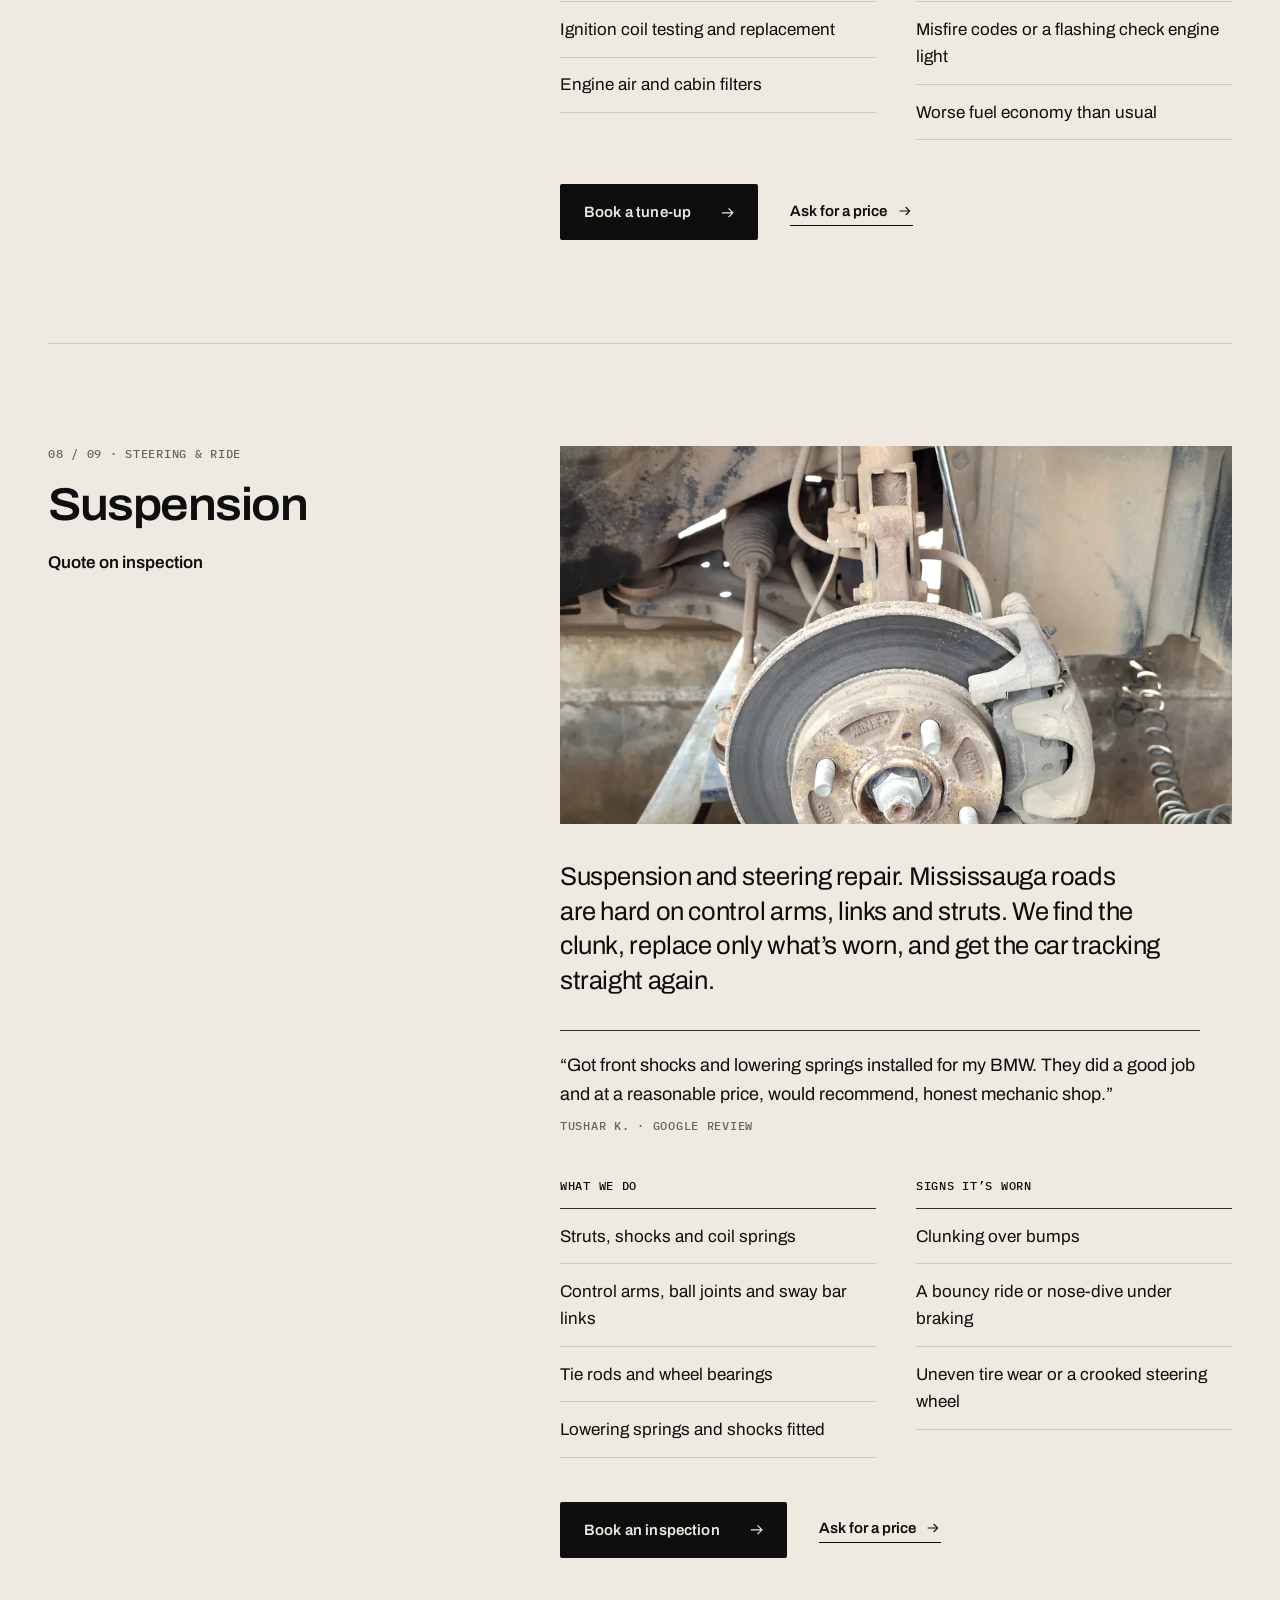
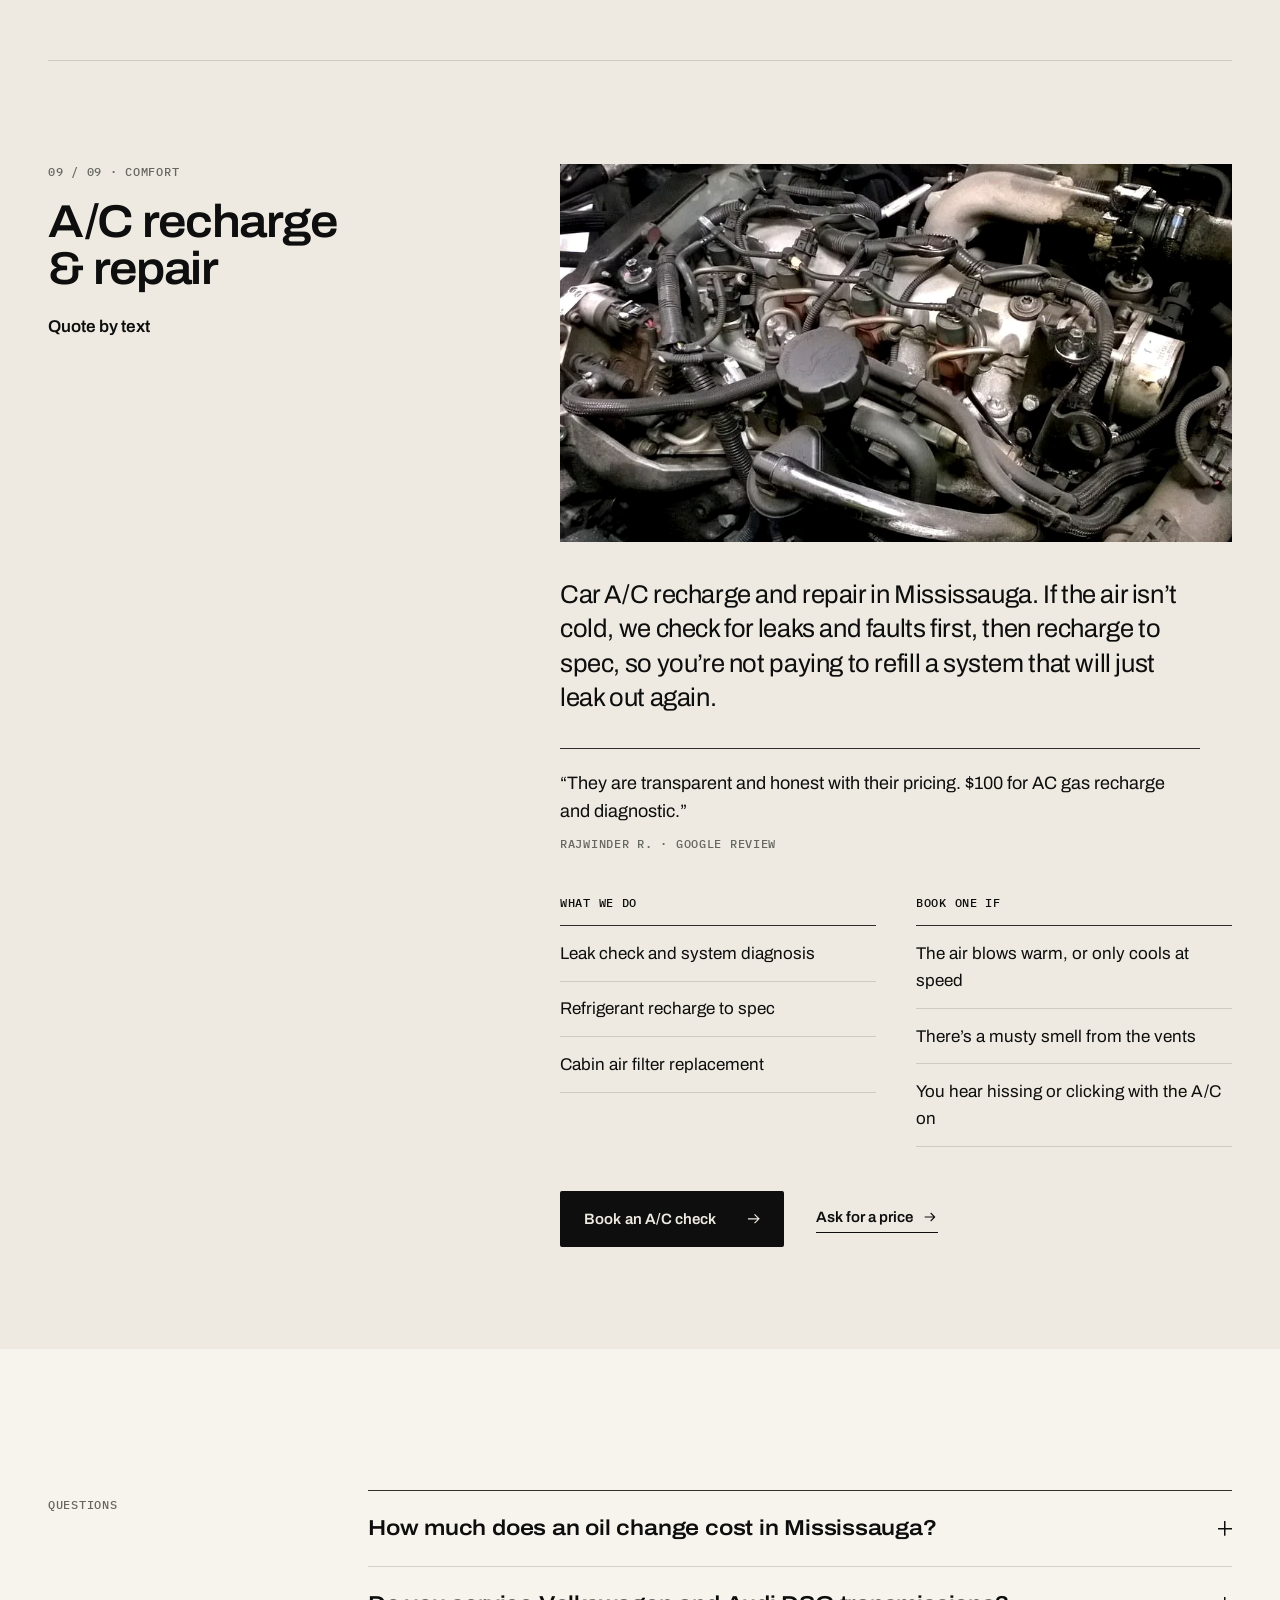
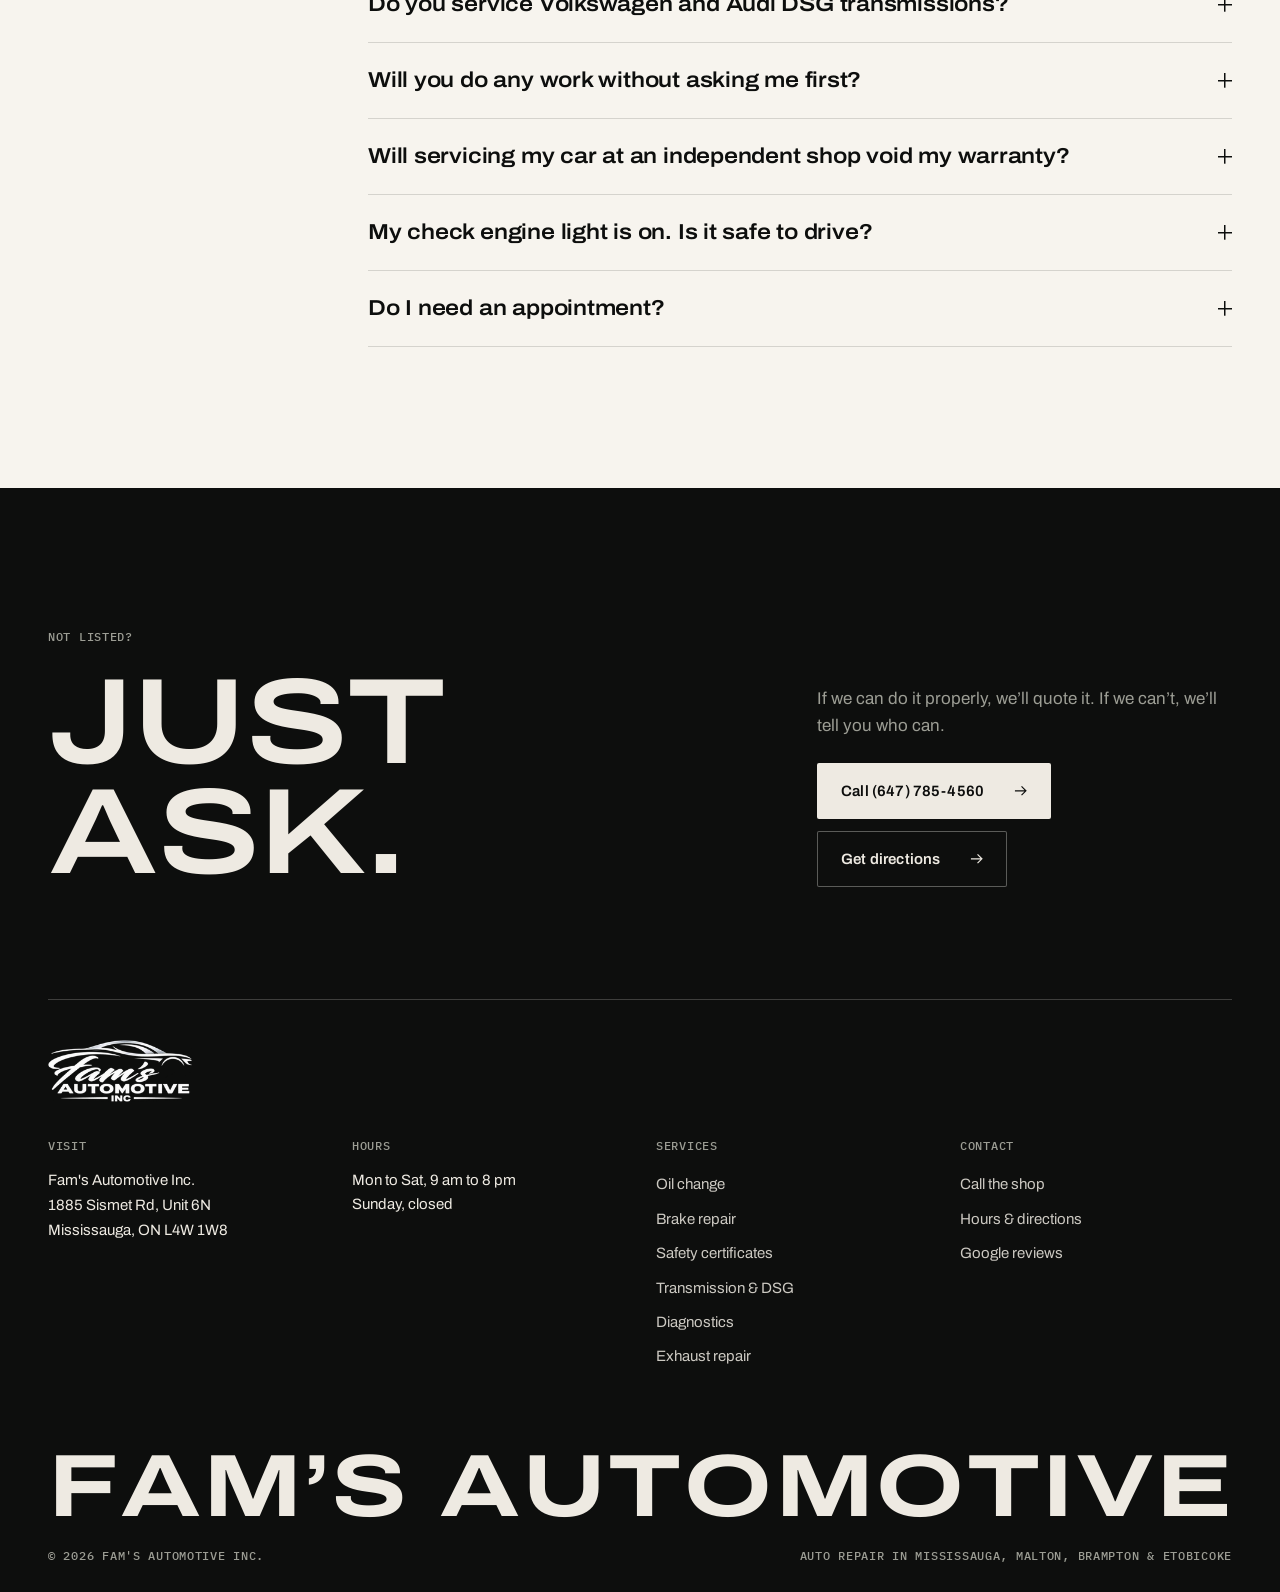
<file: services.html>
<!doctype html>
<html lang="en-CA">
<head>
  <meta charset="utf-8">
  <meta name="viewport" content="width=device-width, initial-scale=1, viewport-fit=cover">
  <title>Auto Repair Services in Mississauga | Brakes, Safety, DSG | Fam's Automotive</title>
  <meta name="description" content="Oil changes, brake repair, Ontario safety certificates, transmission and DSG service, diagnostics, suspension, exhaust and A/C recharge in Mississauga. Honest quotes before any work. Call (647) 785-4560.">
  <link rel="canonical" href="https://fams-automotive-teal.vercel.app/services.html">
  <meta name="robots" content="index, follow, max-image-preview:large">
  <meta name="theme-color" content="#0d0e0d">
  <meta property="og:type" content="website">
  <meta property="og:site_name" content="Fam's Automotive Inc.">
  <meta property="og:locale" content="en_CA">
  <meta property="og:title" content="Auto Repair Services in Mississauga | Fam's Automotive">
  <meta property="og:description" content="Oil changes, brakes, transmission and DSG service, diagnostics, exhaust repair and tune-ups. Honest quotes, no upselling.">
  <meta property="og:url" content="https://fams-automotive-teal.vercel.app/services.html">
  <meta property="og:image" content="https://fams-automotive-teal.vercel.app/images/og-fams-automotive.jpg">
  <meta property="og:image:width" content="1200">
  <meta property="og:image:height" content="630">
  <meta name="twitter:card" content="summary_large_image">

  <link rel="icon" href="favicon.svg" type="image/svg+xml">
  <link rel="apple-touch-icon" href="images/apple-touch-icon.png">
  <link rel="manifest" href="site.webmanifest">
  <link rel="preload" href="fonts/archivo-var.woff2" as="font" type="font/woff2" crossorigin>
  <link rel="stylesheet" href="css/styles.css?v=20261027e">
  <script>document.documentElement.classList.add('js')</script>

  <script type="application/ld+json">
  {
    "@context": "https://schema.org",
    "@graph": [
      {
        "@type": "AutoRepair",
        "@id": "https://fams-automotive-teal.vercel.app/#business",
        "name": "Fam's Automotive Inc.",
        "url": "https://fams-automotive-teal.vercel.app/",
        "telephone": "+1-647-785-4560",
        "image": "https://fams-automotive-teal.vercel.app/images/og-fams-automotive.jpg",
        "priceRange": "$$",
        "address": { "@type": "PostalAddress", "streetAddress": "1885 Sismet Rd Unit 6N", "addressLocality": "Mississauga", "addressRegion": "ON", "postalCode": "L4W 1W8", "addressCountry": "CA" },
        "hasOfferCatalog": {
          "@type": "OfferCatalog",
          "name": "Auto repair services",
          "itemListElement": [
            { "@type": "Offer", "itemOffered": { "@type": "Service", "@id": "https://fams-automotive-teal.vercel.app/services.html#safety-certificate", "name": "Ontario safety certificate inspection", "serviceType": "Vehicle safety inspection", "areaServed": "Mississauga, ON", "provider": { "@id": "https://fams-automotive-teal.vercel.app/#business" } } },
            { "@type": "Offer", "itemOffered": { "@type": "Service", "@id": "https://fams-automotive-teal.vercel.app/services.html#ac-repair", "name": "Car A/C recharge and repair", "serviceType": "Air conditioning repair", "areaServed": "Mississauga, ON", "provider": { "@id": "https://fams-automotive-teal.vercel.app/#business" } } },
            { "@type": "Offer", "itemOffered": { "@type": "Service", "@id": "https://fams-automotive-teal.vercel.app/services.html#oil-change", "name": "Oil change and maintenance", "serviceType": "Oil change", "areaServed": "Mississauga, ON", "provider": { "@id": "https://fams-automotive-teal.vercel.app/#business" } } },
            { "@type": "Offer", "itemOffered": { "@type": "Service", "@id": "https://fams-automotive-teal.vercel.app/services.html#brake-repair", "name": "Brake repair", "serviceType": "Brake repair", "areaServed": "Mississauga, ON", "provider": { "@id": "https://fams-automotive-teal.vercel.app/#business" } } },
            { "@type": "Offer", "itemOffered": { "@type": "Service", "@id": "https://fams-automotive-teal.vercel.app/services.html#transmission-service", "name": "Transmission and DSG service", "serviceType": "Transmission service", "areaServed": "Mississauga, ON", "provider": { "@id": "https://fams-automotive-teal.vercel.app/#business" } } },
            { "@type": "Offer", "itemOffered": { "@type": "Service", "@id": "https://fams-automotive-teal.vercel.app/services.html#check-engine-light", "name": "Check engine light diagnostics", "serviceType": "Vehicle diagnostics", "areaServed": "Mississauga, ON", "provider": { "@id": "https://fams-automotive-teal.vercel.app/#business" } } },
            { "@type": "Offer", "itemOffered": { "@type": "Service", "@id": "https://fams-automotive-teal.vercel.app/services.html#exhaust-repair", "name": "Exhaust and exhaust manifold repair", "serviceType": "Exhaust repair", "areaServed": "Mississauga, ON", "provider": { "@id": "https://fams-automotive-teal.vercel.app/#business" } } },
            { "@type": "Offer", "itemOffered": { "@type": "Service", "@id": "https://fams-automotive-teal.vercel.app/services.html#tune-up", "name": "Tune-ups and spark plug replacement", "serviceType": "Engine tune-up", "areaServed": "Mississauga, ON", "provider": { "@id": "https://fams-automotive-teal.vercel.app/#business" } } },
            { "@type": "Offer", "itemOffered": { "@type": "Service", "@id": "https://fams-automotive-teal.vercel.app/services.html#suspension-repair", "name": "Suspension and steering repair", "serviceType": "Suspension repair", "areaServed": "Mississauga, ON", "provider": { "@id": "https://fams-automotive-teal.vercel.app/#business" } } }
          ]
        }
      },
      {
        "@type": "WebPage",
        "@id": "https://fams-automotive-teal.vercel.app/services.html#webpage",
        "url": "https://fams-automotive-teal.vercel.app/services.html",
        "name": "Auto Repair Services in Mississauga | Fam's Automotive",
        "isPartOf": { "@id": "https://fams-automotive-teal.vercel.app/#website" },
        "about": { "@id": "https://fams-automotive-teal.vercel.app/#business" },
        "breadcrumb": { "@id": "https://fams-automotive-teal.vercel.app/services.html#breadcrumb" },
        "inLanguage": "en-CA"
      },
      {
        "@type": "BreadcrumbList",
        "@id": "https://fams-automotive-teal.vercel.app/services.html#breadcrumb",
        "itemListElement": [
          { "@type": "ListItem", "position": 1, "name": "Home", "item": "https://fams-automotive-teal.vercel.app/" },
          { "@type": "ListItem", "position": 2, "name": "Services", "item": "https://fams-automotive-teal.vercel.app/services.html" }
        ]
      },
      {
        "@type": "FAQPage",
        "@id": "https://fams-automotive-teal.vercel.app/services.html#faq",
        "mainEntity": [
          { "@type": "Question", "name": "How much does an oil change cost in Mississauga?", "acceptedAnswer": { "@type": "Answer", "text": "It depends on your engine and the oil your manufacturer specifies. Call Fam's Automotive with your year, make and model and we will give you the exact price on the phone before you come in." } },
          { "@type": "Question", "name": "Do you service Volkswagen and Audi DSG transmissions?", "acceptedAnswer": { "@type": "Answer", "text": "Yes. We do DSG (dual-clutch) fluid and filter services on Volkswagen and Audi models, as well as fluid services on conventional automatics and CVTs, using fluid that meets the factory specification." } },
          { "@type": "Question", "name": "Will you do any work without asking me first?", "acceptedAnswer": { "@type": "Answer", "text": "No. We inspect your car, tell you what it needs and what it costs, and only start once you approve. If something can safely wait, we will tell you." } },
          { "@type": "Question", "name": "Will servicing my car at an independent shop void my warranty?", "acceptedAnswer": { "@type": "Answer", "text": "Routine maintenance does not have to be done at the dealer to keep a factory warranty, as long as it is done on schedule with parts and fluids that meet the manufacturer's specification. We use spec-correct parts and give you an itemized invoice for your records." } },
          { "@type": "Question", "name": "My check engine light is on. Is it safe to drive?", "acceptedAnswer": { "@type": "Answer", "text": "A steady light usually means book a diagnostic soon. A flashing light usually means a misfire that can damage the catalytic converter, so drive as little as possible and call us." } },
          { "@type": "Question", "name": "Do I need an appointment?", "acceptedAnswer": { "@type": "Answer", "text": "Appointments are best, so call or book online. Quick jobs like oil changes can often be fitted in the same day." } }
        ]
      }
    ]
  }
  </script>
</head>
<body>
  <a class="skip" href="#main">Skip to content</a>

  <header class="site-header">
    <div class="wrap site-header__in">
      <a class="brand" href="./"><img class="brand__logo" src="images/logo-fams-240.webp" srcset="images/logo-fams-240.webp 240w, images/logo-fams-480.webp 480w" sizes="110px" width="240" height="104" alt="Fam&rsquo;s Automotive Inc., home" fetchpriority="high" decoding="async"></a>
      <nav class="nav label" aria-label="Main"><a href="./">Home</a><a href="services.html" aria-current="page">Services</a><a href="./#reviews">Reviews</a><a href="contact.html">Contact</a></nav>
      <a class="header-call label" href="tel:+16477854560" data-phone aria-label="Call the shop at (647) 785-4560">(647) 785-4560</a>
      <button class="menu-btn label" type="button" aria-expanded="false" aria-controls="menu"><span class="menu-btn__text">Menu</span><span class="menu-btn__lines" aria-hidden="true"></span></button>
    </div>
  </header>
  <div class="menu" id="menu">
    <nav aria-label="Mobile"><ol><li><a class="menu__link" href="./"><span class="label">01</span>Home</a></li><li><a class="menu__link" href="services.html"><span class="label">02</span>Services</a></li><li><a class="menu__link" href="./#reviews"><span class="label">03</span>Reviews</a></li><li><a class="menu__link" href="contact.html"><span class="label">04</span>Contact</a></li></ol></nav>
    <div class="menu__foot">
      <a class="btn btn--light" href="tel:+16477854560" data-phone><span class="only-touch">Call the shop</span><span class="only-desk">Call (647) 785-4560</span> <svg class="btn__arrow" viewBox="0 0 24 24" aria-hidden="true"><path d="M4 12h15M13 6l6 6-6 6"/></svg></a>
      <a class="btn btn--outline-light" href="sms:+16477854560?&amp;body=Hi%20Ahmad%2C%20I%27d%20like%20a%20quote.%20My%20car%20is%20a%20(year%2C%20make%2C%20model)%20and%20it%20needs%3A%20">Text for a quote <svg class="btn__arrow" viewBox="0 0 24 24" aria-hidden="true"><path d="M4 12h15M13 6l6 6-6 6"/></svg></a>
    </div>
  </div>

  <main id="main">
    <section class="page-hero on-ink" aria-labelledby="page-title">
      <div class="hero__bg" aria-hidden="true"><div class="hero__sheen"></div></div>
      <div class="wrap page-hero__grid">
        <div>
          <nav aria-label="Breadcrumb"><ol class="crumbs label in"><li><a href="./">Home</a></li><li aria-current="page">Services</li></ol></nav>
          <h1 class="display" id="page-title"><span class="line"><span style="--d:100">Auto repair</span></span> <span class="line"><span style="--d:200">services in</span></span> <span class="line"><span style="--d:300">Mississauga</span></span></h1>
        </div>
        <div class="page-hero__aside in" style="--d:500">
          <p>Every job starts the same way: we tell you what your car needs and what it costs, then wait for your yes.</p>
          <div class="page-hero__actions">
            <a class="btn btn--light" href="tel:+16477854560" data-phone><span class="only-touch">Call the shop</span><span class="only-desk">Call (647) 785-4560</span> <svg class="btn__arrow" viewBox="0 0 24 24" aria-hidden="true"><path d="M4 12h15M13 6l6 6-6 6"/></svg></a>
            <a class="btn btn--outline-light only-touch" href="sms:+16477854560?&amp;body=Hi%20Ahmad%2C%20I%27d%20like%20a%20quote.%20My%20car%20is%20a%20(year%2C%20make%2C%20model)%20and%20it%20needs%3A%20">Text for a quote <svg class="btn__arrow" viewBox="0 0 24 24" aria-hidden="true"><path d="M4 12h15M13 6l6 6-6 6"/></svg></a>
            <a class="btn btn--outline-light only-desk" href="https://www.google.com/maps/dir/?api=1&amp;destination=Fam%27s+Automotive+Inc%2C+1885+Sismet+Rd+Unit+6N%2C+Mississauga%2C+ON+L4W+1W8" target="_blank" rel="noopener">Get directions <svg class="btn__arrow" viewBox="0 0 24 24" aria-hidden="true"><path d="M4 12h15M13 6l6 6-6 6"/></svg></a>
          </div>
        </div>
      </div>
    </section>

    <nav class="jump label" aria-label="Jump to a service"><div class="wrap jump__in"><a href="#oil-change">Oil change</a><a href="#brake-repair">Brakes</a><a href="#safety-certificate">Safety</a><a href="#transmission-service">Transmission &amp; DSG</a><a href="#check-engine-light">Diagnostics</a><a href="#exhaust-repair">Exhaust</a><a href="#tune-up">Tune-ups</a><a href="#suspension-repair">Suspension</a><a href="#ac-repair">A/C</a><a href="#faq">FAQ</a></div></nav>

    <div class="wrap">
      <section class="svc" id="oil-change" aria-labelledby="oil-change-t">
        <div class="svc__side">
          <p class="label label--muted reveal">01 / 09 &middot; Maintenance</p>
          <h2 class="heading heading--svc" id="oil-change-t" data-rise>Oil change</h2>
          <p class="svc__price">Quote by text</p>
        </div>
        <div class="svc__main">
          <figure class="svc__photo photo-reveal"><img src="images/svc-oil-change-sm.webp" srcset="images/svc-oil-change-sm.webp 640w, images/svc-oil-change-lg.webp 1024w" sizes="(min-width: 60rem) 55vw, 100vw" width="640" height="480" alt="Engine bay with the oil filler cap on a red valve cover, ready for an oil change" loading="lazy" decoding="async"></figure>
          <div class="reveal">
            <p class="svc__lede">Oil changes in Mississauga, often done in under 30 minutes. The right oil for your engine, a new filter, and a real look underneath while it&rsquo;s up. You&rsquo;ll hear about anything worth knowing, and nothing you don&rsquo;t need.</p>
            <blockquote class="svc__quote"><p>&ldquo;Good experience there, quick and fast. Got my oil changed there and it was done under 30 minutes.&rdquo;</p><cite class="label label--muted">Google reviewer &middot; Google review</cite></blockquote>
          </div>
          <div class="svc__cols reveal">
            <div><h3 class="label">What we do</h3><ul><li>Conventional, synthetic blend or full synthetic to your manufacturer&rsquo;s spec</li><li>New oil filter and drain plug check</li><li>Fluid top-ups and tire pressures set</li><li>Under-car look for leaks, brakes and suspension</li><li>Service reminder reset</li></ul></div>
            <div><h3 class="label">Book one if</h3><ul><li>Your oil life or service light is on</li><li>It&rsquo;s been 8,000 to 12,000 km, or six months</li><li>The oil on the dipstick is dark or low</li></ul></div>
          </div>
          <div class="svc__actions reveal">
            <a class="btn btn--dark" href="contact.html?service=oil-change#quote">Book an oil change <svg class="btn__arrow" viewBox="0 0 24 24" aria-hidden="true"><path d="M4 12h15M13 6l6 6-6 6"/></svg></a>
            <a class="link" href="tel:+16477854560" data-phone>Ask for a price <svg class="btn__arrow" viewBox="0 0 24 24" aria-hidden="true"><path d="M4 12h15M13 6l6 6-6 6"/></svg></a>
          </div>
        </div>
      </section>
      <section class="svc" id="brake-repair" aria-labelledby="brake-repair-t">
        <div class="svc__side">
          <p class="label label--muted reveal">02 / 09 &middot; Stopping</p>
          <h2 class="heading heading--svc" id="brake-repair-t" data-rise>Brakes</h2>
          <p class="svc__price">Quote by text</p>
        </div>
        <div class="svc__main">
          <figure class="svc__photo photo-reveal"><img src="images/svc-brake-repair-sm.webp" srcset="images/svc-brake-repair-sm.webp 640w" sizes="(min-width: 60rem) 55vw, 100vw" width="640" height="480" alt="Audi R8 on a lift with the wheel off, showing the red brake caliper and rotor" loading="lazy" decoding="async"></figure>
          <div class="reveal">
            <p class="svc__lede">Brake repair in Mississauga without the guesswork. We measure what&rsquo;s left before we quote, so you only replace what&rsquo;s worn. If your pads have life left, we&rsquo;ll say so and send you on your way.</p>
            <blockquote class="svc__quote"><p>&ldquo;They took the time to explain the condition of my brakes and what needed to be replaced, which made me feel confident that I was in good hands.&rdquo;</p><cite class="label label--muted">Ali A. &middot; Google review</cite></blockquote>
          </div>
          <div class="svc__cols reveal">
            <div><h3 class="label">What we do</h3><ul><li>Brake pads and rotors, front and rear</li><li>Caliper service, slide pins and hardware</li><li>Brake fluid flush and lines</li><li>Road test before you get your keys back</li></ul></div>
            <div><h3 class="label">Signs you need brakes</h3><ul><li>Squealing or grinding when you stop</li><li>The steering wheel shakes under braking</li><li>A soft pedal, or one that sits lower than it used to</li><li>The car pulls to one side</li></ul></div>
          </div>
          <div class="svc__actions reveal">
            <a class="btn btn--dark" href="contact.html?service=brakes#quote">Book a brake check <svg class="btn__arrow" viewBox="0 0 24 24" aria-hidden="true"><path d="M4 12h15M13 6l6 6-6 6"/></svg></a>
            <a class="link" href="tel:+16477854560" data-phone>Ask for a price <svg class="btn__arrow" viewBox="0 0 24 24" aria-hidden="true"><path d="M4 12h15M13 6l6 6-6 6"/></svg></a>
          </div>
        </div>
      </section>
      <section class="svc" id="safety-certificate" aria-labelledby="safety-certificate-t">
        <div class="svc__side">
          <p class="label label--muted reveal">03 / 09 &middot; Ontario safety</p>
          <h2 class="heading heading--svc" id="safety-certificate-t" data-rise>Safety certificates</h2>
          <p class="svc__price">Quote by text</p>
        </div>
        <div class="svc__main">
          <figure class="svc__photo photo-reveal"><img src="images/svc-safety-certificate-sm.webp" srcset="images/svc-safety-certificate-sm.webp 640w, images/svc-safety-certificate-lg.webp 765w" sizes="(min-width: 60rem) 55vw, 100vw" width="640" height="480" alt="White Audi raised on a two-post lift for an inspection in the Fam&rsquo;s Automotive bay" loading="lazy" decoding="async"></figure>
          <div class="reveal">
            <p class="svc__lede">Ontario safety certificates in Mississauga for buying, selling or transferring a used car. We inspect it to the Ontario safety standard, tell you straight what passes and what doesn&rsquo;t, and quote any repair before we touch it.</p>
            <blockquote class="svc__quote"><p>&ldquo;They helped me get my 2011 BMW 335xi safetied and on the road in no time!&rdquo;</p><cite class="label label--muted">Brandon &middot; Google review</cite></blockquote>
          </div>
          <div class="svc__cols reveal">
            <div><h3 class="label">What we check</h3><ul><li>Brakes, tires and wheels</li><li>Steering and suspension</li><li>Lights, horn, wipers and glass</li><li>Body, frame and exhaust</li></ul></div>
            <div><h3 class="label">You need one when</h3><ul><li>You&rsquo;re selling or buying a used car privately</li><li>Ownership is being transferred</li><li>A car is coming in from another province</li></ul></div>
          </div>
          <div class="svc__actions reveal">
            <a class="btn btn--dark" href="contact.html?service=safety#quote">Book a safety inspection <svg class="btn__arrow" viewBox="0 0 24 24" aria-hidden="true"><path d="M4 12h15M13 6l6 6-6 6"/></svg></a>
            <a class="link" href="tel:+16477854560" data-phone>Ask for a price <svg class="btn__arrow" viewBox="0 0 24 24" aria-hidden="true"><path d="M4 12h15M13 6l6 6-6 6"/></svg></a>
          </div>
        </div>
      </section>
      <section class="svc" id="transmission-service" aria-labelledby="transmission-service-t">
        <div class="svc__side">
          <p class="label label--muted reveal">04 / 09 &middot; Drivetrain</p>
          <h2 class="heading heading--svc" id="transmission-service-t" data-rise>Transmission &amp; DSG</h2>
          <p class="svc__price">Quote by text</p>
        </div>
        <div class="svc__main">
          <figure class="svc__photo photo-reveal"><img src="images/svc-transmission-service-sm.webp" srcset="images/svc-transmission-service-sm.webp 640w, images/svc-transmission-service-lg.webp 844w" sizes="(min-width: 60rem) 55vw, 100vw" width="640" height="480" alt="Close-up of transmission gears and housing during a gearbox service" loading="lazy" decoding="async"></figure>
          <div class="reveal">
            <p class="svc__lede">Transmission and DSG service in Mississauga, to factory spec, without the dealer price. A gearbox is the most expensive thing on your car to replace, and fresh fluid is the cheapest way to protect it.</p>
            <blockquote class="svc__quote"><p>&ldquo;I got both diffs and trans fluid serviced with OEM fluid for only $220. Unbeatable prices, I came all the way from Scarborough.&rdquo;</p><cite class="label label--muted">Iceyy D. &middot; Google review</cite></blockquote>
          </div>
          <div class="svc__cols reveal">
            <div><h3 class="label">What we do</h3><ul><li>DSG fluid and filter service (Volkswagen, Audi)</li><li>Automatic and CVT fluid exchange</li><li>Correct fluid spec and level, checked at temperature</li><li>Leak check and road test</li></ul></div>
            <div><h3 class="label">Book one if</h3><ul><li>Shifts feel harsh, slow or jerky</li><li>Your DSG service is due (typically every 60,000 km)</li><li>The fluid has never been changed</li></ul></div>
          </div>
          <div class="svc__actions reveal">
            <a class="btn btn--dark" href="contact.html?service=transmission#quote">Book a transmission service <svg class="btn__arrow" viewBox="0 0 24 24" aria-hidden="true"><path d="M4 12h15M13 6l6 6-6 6"/></svg></a>
            <a class="link" href="tel:+16477854560" data-phone>Ask for a price <svg class="btn__arrow" viewBox="0 0 24 24" aria-hidden="true"><path d="M4 12h15M13 6l6 6-6 6"/></svg></a>
          </div>
        </div>
      </section>
      <section class="svc" id="check-engine-light" aria-labelledby="check-engine-light-t">
        <div class="svc__side">
          <p class="label label--muted reveal">05 / 09 &middot; Check engine light</p>
          <h2 class="heading heading--svc" id="check-engine-light-t" data-rise>Diagnostics</h2>
          <p class="svc__price">Quote by text</p>
        </div>
        <div class="svc__main">
          <figure class="svc__photo photo-reveal"><img src="images/svc-check-engine-light-sm.webp" srcset="images/svc-check-engine-light-sm.webp 640w, images/svc-check-engine-light-lg.webp 910w" sizes="(min-width: 60rem) 55vw, 100vw" width="640" height="480" alt="Lit instrument cluster on a car dashboard during a diagnostic check" loading="lazy" decoding="async"></figure>
          <div class="reveal">
            <p class="svc__lede">Check engine light diagnostics in Mississauga. A code tells you where to look, not what to replace. We test until we find the actual cause, then explain it in plain English with a price.</p>
            <blockquote class="svc__quote"><p>&ldquo;I was initially skeptical since it was my first time at the shop, but they quickly diagnosed other issues my regular mechanic missed.&rdquo;</p><cite class="label label--muted">Ernest K. &middot; Google review</cite></blockquote>
          </div>
          <div class="svc__cols reveal">
            <div><h3 class="label">What we do</h3><ul><li>Full scan of engine, transmission and body modules</li><li>Pinpoint testing to confirm the fault</li><li>A clear explanation and a written quote</li></ul></div>
            <div><h3 class="label">Call us now if</h3><ul><li>The light is flashing (likely a misfire)</li><li>It came on right after other work was done</li><li>The car runs rough, stalls or loses power</li></ul></div>
          </div>
          <div class="svc__actions reveal">
            <a class="btn btn--dark" href="contact.html?service=diagnostics#quote">Book a diagnostic <svg class="btn__arrow" viewBox="0 0 24 24" aria-hidden="true"><path d="M4 12h15M13 6l6 6-6 6"/></svg></a>
            <a class="link" href="tel:+16477854560" data-phone>Ask for a price <svg class="btn__arrow" viewBox="0 0 24 24" aria-hidden="true"><path d="M4 12h15M13 6l6 6-6 6"/></svg></a>
          </div>
        </div>
      </section>
      <section class="svc" id="exhaust-repair" aria-labelledby="exhaust-repair-t">
        <div class="svc__side">
          <p class="label label--muted reveal">06 / 09 &middot; Manifolds &amp; leaks</p>
          <h2 class="heading heading--svc" id="exhaust-repair-t" data-rise>Exhaust</h2>
          <p class="svc__price">Quote on inspection</p>
        </div>
        <div class="svc__main">
          <figure class="svc__photo photo-reveal"><img src="images/svc-exhaust-repair-sm.webp" srcset="images/svc-exhaust-repair-sm.webp 640w, images/svc-exhaust-repair-lg.webp 800w" sizes="(min-width: 60rem) 55vw, 100vw" width="640" height="480" alt="Underside of a car on a lift showing the exhaust pipes and mufflers" loading="lazy" decoding="async"></figure>
          <div class="reveal">
            <p class="svc__lede">Exhaust and manifold leak repair in Mississauga. That ticking on a cold start that fades as the engine warms up is often a leaking exhaust manifold. We find it, fix it properly, and give you back a quiet car.</p>
            <blockquote class="svc__quote"><p>&ldquo;I have been frustrated with my car for more than 1 year, exhaust manifold was leaking, and noisy&hellip;&rdquo;</p><cite class="label label--muted">Local Guide, five-star review &middot; Google review</cite></blockquote>
          </div>
          <div class="svc__cols reveal">
            <div><h3 class="label">What we do</h3><ul><li>Exhaust manifold gaskets and studs</li><li>Pipes, flex joints, hangers and mufflers</li><li>Oxygen sensors and catalytic converters</li></ul></div>
            <div><h3 class="label">Signs of a leak</h3><ul><li>Ticking or puffing at idle, worse when cold</li><li>Exhaust smell inside the car</li><li>Louder than it used to be</li></ul></div>
          </div>
          <div class="svc__actions reveal">
            <a class="btn btn--dark" href="contact.html?service=exhaust#quote">Book an exhaust check <svg class="btn__arrow" viewBox="0 0 24 24" aria-hidden="true"><path d="M4 12h15M13 6l6 6-6 6"/></svg></a>
            <a class="link" href="tel:+16477854560" data-phone>Ask for a price <svg class="btn__arrow" viewBox="0 0 24 24" aria-hidden="true"><path d="M4 12h15M13 6l6 6-6 6"/></svg></a>
          </div>
        </div>
      </section>
      <section class="svc" id="tune-up" aria-labelledby="tune-up-t">
        <div class="svc__side">
          <p class="label label--muted reveal">07 / 09 &middot; Ignition</p>
          <h2 class="heading heading--svc" id="tune-up-t" data-rise>Tune-ups</h2>
          <p class="svc__price">Quote by text</p>
        </div>
        <div class="svc__main">
          <figure class="svc__photo photo-reveal"><img src="images/svc-tune-up-sm.webp" srcset="images/svc-tune-up-sm.webp 640w, images/svc-tune-up-lg.webp 911w" sizes="(min-width: 60rem) 55vw, 100vw" width="640" height="480" alt="Row of used spark plugs taken out during a tune-up" loading="lazy" decoding="async"></figure>
          <div class="reveal">
            <p class="svc__lede">Tune-ups and spark plug replacement. Fresh plugs and healthy coils bring back a smooth idle, crisp throttle and the fuel economy you used to get. We fit the plug your engine was designed for.</p>
            <blockquote class="svc__quote"><p>&ldquo;Ahmad did an excellent job servicing my car. DSG service, brake pad replacement, and spark plug change were all handled professionally and efficiently.&rdquo;</p><cite class="label label--muted">Deep O. &middot; Google review</cite></blockquote>
          </div>
          <div class="svc__cols reveal">
            <div><h3 class="label">What we do</h3><ul><li>Spark plugs to manufacturer spec</li><li>Ignition coil testing and replacement</li><li>Engine air and cabin filters</li></ul></div>
            <div><h3 class="label">Signs you need one</h3><ul><li>Rough idle or hesitation</li><li>Misfire codes or a flashing check engine light</li><li>Worse fuel economy than usual</li></ul></div>
          </div>
          <div class="svc__actions reveal">
            <a class="btn btn--dark" href="contact.html?service=tune-up#quote">Book a tune-up <svg class="btn__arrow" viewBox="0 0 24 24" aria-hidden="true"><path d="M4 12h15M13 6l6 6-6 6"/></svg></a>
            <a class="link" href="tel:+16477854560" data-phone>Ask for a price <svg class="btn__arrow" viewBox="0 0 24 24" aria-hidden="true"><path d="M4 12h15M13 6l6 6-6 6"/></svg></a>
          </div>
        </div>
      </section>
      <section class="svc" id="suspension-repair" aria-labelledby="suspension-repair-t">
        <div class="svc__side">
          <p class="label label--muted reveal">08 / 09 &middot; Steering &amp; ride</p>
          <h2 class="heading heading--svc" id="suspension-repair-t" data-rise>Suspension</h2>
          <p class="svc__price">Quote on inspection</p>
        </div>
        <div class="svc__main">
          <figure class="svc__photo photo-reveal"><img src="images/svc-suspension-repair-sm.webp" srcset="images/svc-suspension-repair-sm.webp 640w, images/svc-suspension-repair-lg.webp 1024w" sizes="(min-width: 60rem) 55vw, 100vw" width="640" height="480" alt="Front strut, coil spring and brake assembly with the wheel removed" loading="lazy" decoding="async"></figure>
          <div class="reveal">
            <p class="svc__lede">Suspension and steering repair. Mississauga roads are hard on control arms, links and struts. We find the clunk, replace only what&rsquo;s worn, and get the car tracking straight again.</p>
            <blockquote class="svc__quote"><p>&ldquo;Got front shocks and lowering springs installed for my BMW. They did a good job and at a reasonable price, would recommend, honest mechanic shop.&rdquo;</p><cite class="label label--muted">Tushar K. &middot; Google review</cite></blockquote>
          </div>
          <div class="svc__cols reveal">
            <div><h3 class="label">What we do</h3><ul><li>Struts, shocks and coil springs</li><li>Control arms, ball joints and sway bar links</li><li>Tie rods and wheel bearings</li><li>Lowering springs and shocks fitted</li></ul></div>
            <div><h3 class="label">Signs it&rsquo;s worn</h3><ul><li>Clunking over bumps</li><li>A bouncy ride or nose-dive under braking</li><li>Uneven tire wear or a crooked steering wheel</li></ul></div>
          </div>
          <div class="svc__actions reveal">
            <a class="btn btn--dark" href="contact.html?service=suspension#quote">Book an inspection <svg class="btn__arrow" viewBox="0 0 24 24" aria-hidden="true"><path d="M4 12h15M13 6l6 6-6 6"/></svg></a>
            <a class="link" href="tel:+16477854560" data-phone>Ask for a price <svg class="btn__arrow" viewBox="0 0 24 24" aria-hidden="true"><path d="M4 12h15M13 6l6 6-6 6"/></svg></a>
          </div>
        </div>
      </section>
      <section class="svc" id="ac-repair" aria-labelledby="ac-repair-t">
        <div class="svc__side">
          <p class="label label--muted reveal">09 / 09 &middot; Comfort</p>
          <h2 class="heading heading--svc" id="ac-repair-t" data-rise>A/C recharge &amp; repair</h2>
          <p class="svc__price">Quote by text</p>
        </div>
        <div class="svc__main">
          <figure class="svc__photo photo-reveal"><img src="images/svc-ac-repair-sm.webp" srcset="images/svc-ac-repair-sm.webp 640w, images/svc-ac-repair-lg.webp 911w" sizes="(min-width: 60rem) 55vw, 100vw" width="640" height="480" alt="Engine bay under the hood, where the A/C lines and compressor sit" loading="lazy" decoding="async"></figure>
          <div class="reveal">
            <p class="svc__lede">Car A/C recharge and repair in Mississauga. If the air isn&rsquo;t cold, we check for leaks and faults first, then recharge to spec, so you&rsquo;re not paying to refill a system that will just leak out again.</p>
            <blockquote class="svc__quote"><p>&ldquo;They are transparent and honest with their pricing. $100 for AC gas recharge and diagnostic.&rdquo;</p><cite class="label label--muted">Rajwinder R. &middot; Google review</cite></blockquote>
          </div>
          <div class="svc__cols reveal">
            <div><h3 class="label">What we do</h3><ul><li>Leak check and system diagnosis</li><li>Refrigerant recharge to spec</li><li>Cabin air filter replacement</li></ul></div>
            <div><h3 class="label">Book one if</h3><ul><li>The air blows warm, or only cools at speed</li><li>There&rsquo;s a musty smell from the vents</li><li>You hear hissing or clicking with the A/C on</li></ul></div>
          </div>
          <div class="svc__actions reveal">
            <a class="btn btn--dark" href="contact.html?service=ac#quote">Book an A/C check <svg class="btn__arrow" viewBox="0 0 24 24" aria-hidden="true"><path d="M4 12h15M13 6l6 6-6 6"/></svg></a>
            <a class="link" href="tel:+16477854560" data-phone>Ask for a price <svg class="btn__arrow" viewBox="0 0 24 24" aria-hidden="true"><path d="M4 12h15M13 6l6 6-6 6"/></svg></a>
          </div>
        </div>
      </section>
    </div>

    <section class="section section--paper" id="faq" aria-labelledby="faq-title">
      <div class="wrap faq-wrap">
        <div class="reveal">
          <p class="label idx">Questions</p>
          <h2 class="sr-only" id="faq-title">Frequently asked questions</h2>
        </div>
        <div class="faq">
            <details><summary>How much does an oil change cost in Mississauga?</summary><p>It depends on your engine and the oil your manufacturer specifies. Call Fam&#x27;s Automotive with your year, make and model and we will give you the exact price on the phone before you come in.</p></details>
            <details><summary>Do you service Volkswagen and Audi DSG transmissions?</summary><p>Yes. We do DSG (dual-clutch) fluid and filter services on Volkswagen and Audi models, as well as fluid services on conventional automatics and CVTs, using fluid that meets the factory specification.</p></details>
            <details><summary>Will you do any work without asking me first?</summary><p>No. We inspect your car, tell you what it needs and what it costs, and only start once you approve. If something can safely wait, we will tell you.</p></details>
            <details><summary>Will servicing my car at an independent shop void my warranty?</summary><p>Routine maintenance does not have to be done at the dealer to keep a factory warranty, as long as it is done on schedule with parts and fluids that meet the manufacturer&#x27;s specification. We use spec-correct parts and give you an itemized invoice for your records.</p></details>
            <details><summary>My check engine light is on. Is it safe to drive?</summary><p>A steady light usually means book a diagnostic soon. A flashing light usually means a misfire that can damage the catalytic converter, so drive as little as possible and call us.</p></details>
            <details><summary>Do I need an appointment?</summary><p>Appointments are best, so call or book online. Quick jobs like oil changes can often be fitted in the same day.</p></details>
        </div>
      </div>
    </section>
  </main>

  <footer class="closing on-ink" aria-labelledby="closing-title">
    <div class="wrap">
      <div class="closing__grid">
        <div>
          <p class="label label--muted reveal">Not listed?</p>
          <h2 class="display" id="closing-title" style="margin-top:1.5rem">Just ask.</h2>
        </div>
        <div class="closing__cta reveal" style="--i:1">
          <p>If we can do it properly, we&rsquo;ll quote it. If we can&rsquo;t, we&rsquo;ll tell you who can.</p>
          <div class="closing__btns">
            <a class="btn btn--light" href="tel:+16477854560" data-phone><span class="only-touch">Call the shop</span><span class="only-desk">Call (647) 785-4560</span> <svg class="btn__arrow" viewBox="0 0 24 24" aria-hidden="true"><path d="M4 12h15M13 6l6 6-6 6"/></svg></a>
            <a class="btn btn--outline-light only-touch" href="sms:+16477854560?&amp;body=Hi%20Ahmad%2C%20I%27d%20like%20a%20quote.%20My%20car%20is%20a%20(year%2C%20make%2C%20model)%20and%20it%20needs%3A%20">Text for a quote <svg class="btn__arrow" viewBox="0 0 24 24" aria-hidden="true"><path d="M4 12h15M13 6l6 6-6 6"/></svg></a>
            <a class="btn btn--outline-light only-desk" href="https://www.google.com/maps/dir/?api=1&amp;destination=Fam%27s+Automotive+Inc%2C+1885+Sismet+Rd+Unit+6N%2C+Mississauga%2C+ON+L4W+1W8" target="_blank" rel="noopener">Get directions <svg class="btn__arrow" viewBox="0 0 24 24" aria-hidden="true"><path d="M4 12h15M13 6l6 6-6 6"/></svg></a>
          </div>
        </div>
      </div>
      <div class="foot">
        <img class="foot__logo" src="images/logo-fams-240.webp" srcset="images/logo-fams-240.webp 240w, images/logo-fams-480.webp 480w" sizes="160px" width="240" height="104" alt="Fam&rsquo;s Automotive Inc." loading="lazy" decoding="async">
        <div>
          <h2 class="label">Visit</h2>
          <address>Fam's Automotive Inc.<br>1885 Sismet Rd, Unit 6N<br>Mississauga, ON L4W 1W8</address>
        </div>
        <div>
          <h2 class="label">Hours</h2>
          <p>Mon to Sat, 9 am to 8 pm<br>Sunday, closed</p>
        </div>
        <div>
          <h2 class="label">Services</h2>
          <ul>
            <li><a href="services.html#oil-change">Oil change</a></li>
            <li><a href="services.html#brake-repair">Brake repair</a></li>
            <li><a href="services.html#safety-certificate">Safety certificates</a></li>
            <li><a href="services.html#transmission-service">Transmission &amp; DSG</a></li>
            <li><a href="services.html#check-engine-light">Diagnostics</a></li>
            <li><a href="services.html#exhaust-repair">Exhaust repair</a></li>
          </ul>
        </div>
        <div>
          <h2 class="label">Contact</h2>
          <ul>
            <li><a href="tel:+16477854560" data-phone>Call the shop</a></li>
            <li class="only-touch"><a href="sms:+16477854560?&amp;body=Hi%20Ahmad%2C%20I%27d%20like%20a%20quote.%20My%20car%20is%20a%20(year%2C%20make%2C%20model)%20and%20it%20needs%3A%20">Text for a quote</a></li>
            <li><a href="contact.html#hours">Hours &amp; directions</a></li>
            <li><a href="https://share.google/P5KAsRLT8g4FF58c0" rel="noopener" target="_blank">Google reviews</a></li>
          </ul>
        </div>
      </div>
      <p class="wordmark" aria-hidden="true"><span style="--c:0">F</span><span style="--c:1">A</span><span style="--c:2">M</span><span style="--c:3">’</span><span style="--c:4">S</span><span style="--c:5">&nbsp;</span><span style="--c:6">A</span><span style="--c:7">U</span><span style="--c:8">T</span><span style="--c:9">O</span><span style="--c:10">M</span><span style="--c:11">O</span><span style="--c:12">T</span><span style="--c:13">I</span><span style="--c:14">V</span><span style="--c:15">E</span></p>
      <div class="legal label">
        <p>&copy; <span data-year>2026</span> Fam's Automotive Inc.</p>
        <p>Auto repair in Mississauga, Malton, Brampton &amp; Etobicoke</p>
      </div>
    </div>
  </footer>

  <nav class="mbar" aria-label="Quick contact">
    <a href="tel:+16477854560" data-phone><svg viewBox="0 0 24 24" aria-hidden="true"><path d="M5 4h4l2 5-2.5 1.5a11 11 0 0 0 5 5L15 13l5 2v4a2 2 0 0 1-2 2A16 16 0 0 1 3 6a2 2 0 0 1 2-2"/></svg> Call</a>
    <a href="sms:+16477854560?&amp;body=Hi%20Ahmad%2C%20I%27d%20like%20a%20quote.%20My%20car%20is%20a%20(year%2C%20make%2C%20model)%20and%20it%20needs%3A%20"><svg viewBox="0 0 24 24" aria-hidden="true"><path d="M4 5h16v11H9l-5 4z"/><path d="M8 9.5h8M8 12.5h5"/></svg> Text for a quote</a>
  </nav>

  <script src="js/main.js?v=20261027e" defer></script>
</body>
</html>
</file>
<file: css/styles.css>
/* Fam's Automotive
   Editorial / spec-sheet system. Graphite, bone, one signal red used sparingly.
   Archivo (variable width) for everything, IBM Plex Mono for labels. */

@font-face {
  font-family: "Archivo";
  src: url("../fonts/archivo-var.woff2") format("woff2");
  font-weight: 100 900;
  font-stretch: 62% 125%;
  font-display: swap;
}
@font-face {
  font-family: "Plex Mono";
  src: url("../fonts/plex-mono-400.woff2") format("woff2");
  font-weight: 400;
  font-display: swap;
}
@font-face {
  font-family: "Plex Mono";
  src: url("../fonts/plex-mono-500.woff2") format("woff2");
  font-weight: 500;
  font-display: swap;
}

:root {
  --ink: #0d0e0d;
  --ink-2: #161816;
  --ink-3: #222522;
  --bone: #eeeae2;
  --paper: #f7f4ee;
  --cream: #e5ddcf;
  --stone: #66675f; /* 5.1:1 on bone, 4.6:1 on cream */
  --stone-dark: #9c9d94; /* muted text on ink, 6.9:1 */
  --line: rgba(13, 14, 13, 0.14);
  --line-strong: rgba(13, 14, 13, 0.85);
  --line-dark: rgba(236, 235, 229, 0.14);
  --signal: #d8402a;
  --signal-ink: #b5321e; /* on bone/paper, 5.2:1 */

  --sans: "Archivo", ui-sans-serif, system-ui, -apple-system, "Segoe UI", sans-serif;
  --mono: "Plex Mono", ui-monospace, "SFMono-Regular", Menlo, monospace;

  --gutter: clamp(1.25rem, 4vw, 3rem);
  --max: 90rem;
  --header-h: 4.25rem;
  --mbar-h: 0px;
  --ease: cubic-bezier(0.2, 0.7, 0.1, 1);
  --ease-in-out: cubic-bezier(0.65, 0, 0.35, 1);
}

*, *::before, *::after { box-sizing: border-box; }
* { margin: 0; }
html { -webkit-text-size-adjust: 100%; scroll-padding-top: calc(var(--header-h) + 1rem); }
@media (prefers-reduced-motion: no-preference) { html { scroll-behavior: smooth; } }
body {
  font: 400 1.0625rem/1.6 var(--sans);
  font-stretch: 100%;
  color: var(--ink);
  background: var(--bone);
  -webkit-font-smoothing: antialiased;
  -moz-osx-font-smoothing: grayscale;
  text-rendering: optimizeLegibility;
}
@media (max-width: 59.99rem) { body { padding-bottom: calc(60px + env(safe-area-inset-bottom)); } }
img, svg, video, iframe { display: block; max-width: 100%; }
a { color: inherit; text-decoration: none; }
button, input, select, textarea { font: inherit; color: inherit; }
button { background: none; border: 0; padding: 0; cursor: pointer; }
p { text-wrap: pretty; }
::selection { background: var(--signal); color: var(--bone); }

.skip {
  position: absolute; left: 1rem; top: -4rem; z-index: 200;
  padding: 0.75rem 1rem; background: var(--bone); color: var(--ink); font-weight: 600;
}
.skip:focus { top: 1rem; }
:focus-visible { outline: 2px solid var(--signal); outline-offset: 3px; }

.wrap { width: min(100% - 2 * var(--gutter), var(--max)); margin-inline: auto; }
.sr-only { position: absolute; width: 1px; height: 1px; overflow: hidden; clip: rect(0 0 0 0); white-space: nowrap; }

/* ---------- Type ---------- */
.display {
  font-family: var(--sans);
  font-stretch: 125%;
  font-weight: 600;
  text-transform: uppercase;
  letter-spacing: -0.012em;
  line-height: 0.9;
  text-wrap: balance;
}
.label {
  font: 500 0.75rem/1.3 var(--mono);
  letter-spacing: 0.06em;
  text-transform: uppercase;
}
.label--muted { color: var(--stone); }
.on-ink .label--muted, .on-ink .muted { color: var(--stone-dark); }
.muted { color: var(--stone); }

/* ---------- Buttons ---------- */
.btn {
  position: relative; display: inline-flex; align-items: center; justify-content: space-between; gap: 1.75rem;
  min-height: 3.5rem; padding: 0 1.35rem 0 1.5rem;
  border-radius: 2px;
  font-weight: 600; font-size: 0.9375rem; letter-spacing: 0.01em;
  transition: background-color 0.35s var(--ease), color 0.35s var(--ease), box-shadow 0.35s var(--ease);
}
.btn__arrow { width: 1.1rem; height: 1.1rem; flex: none; fill: none; stroke: currentColor; stroke-width: 1.6; transition: transform 0.45s var(--ease); }
.btn--light { background: var(--bone); color: var(--ink); }
.btn--dark { background: var(--ink); color: var(--bone); }
.btn--outline-light { color: var(--bone); box-shadow: inset 0 0 0 1px rgba(236, 235, 229, 0.35); }
.btn--outline-dark { color: var(--ink); box-shadow: inset 0 0 0 1px var(--line-strong); }
@media (hover: hover) and (pointer: fine) {
  .btn:hover .btn__arrow { transform: translateX(4px); }
  .btn--light:hover { background: #fff; }
  .btn--dark:hover { background: var(--ink-3); }
  .btn--outline-light:hover { box-shadow: inset 0 0 0 1px var(--bone); }
  .btn--outline-dark:hover { background: var(--ink); color: var(--bone); }
}
.link {
  display: inline-flex; align-items: center; gap: 0.6rem;
  font-weight: 600; font-size: 0.9375rem;
  background: linear-gradient(currentColor, currentColor) 0 100% / 100% 1px no-repeat;
  padding-bottom: 0.2rem;
  transition: background-size 0.45s var(--ease);
}
.link .btn__arrow { width: 1rem; height: 1rem; }
@media (hover: hover) and (pointer: fine) {
  .link:hover { background-size: 0% 1px; background-position: 100% 100%; }
  .link:hover .btn__arrow { transform: translateX(4px); }
}

/* ---------- Header ---------- */
.site-header {
  position: fixed; inset: 0 0 auto 0; z-index: 100;
  padding-top: env(safe-area-inset-top);
  color: var(--bone);
  transition: background-color 0.4s var(--ease), border-color 0.4s var(--ease);
  border-bottom: 1px solid transparent;
}
.site-header.is-scrolled { background: rgba(13, 14, 13, 0.88); backdrop-filter: blur(14px) saturate(1.2); -webkit-backdrop-filter: blur(14px) saturate(1.2); border-bottom-color: var(--line-dark); }
.site-header__in { display: flex; align-items: center; justify-content: space-between; gap: 1.5rem; height: var(--header-h); }
.brand { display: inline-flex; align-items: center; gap: 0.7rem; }
.brand__logo { display: block; height: 2.6rem; width: auto; }
@media (min-width: 60rem) { .brand__logo { height: 3.2rem; } }
.foot__logo { grid-column: 1 / -1; display: block; width: 9rem; height: auto; }
.brand__mark { width: 0.6rem; height: 0.6rem; background: var(--signal); flex: none; }
.brand__name { font-stretch: 125%; font-weight: 700; font-size: 0.95rem; letter-spacing: 0.04em; text-transform: uppercase; line-height: 1; white-space: nowrap; }
.nav { display: none; }
.nav a { position: relative; display: inline-flex; align-items: center; height: 2.75rem; padding: 0 0.9rem; }
.nav a::after { content: ""; position: absolute; left: 0.9rem; right: 0.9rem; bottom: 0.55rem; height: 1px; background: currentColor; transform: scaleX(0); transform-origin: right; transition: transform 0.45s var(--ease); }
.nav a[aria-current="page"]::after { transform: scaleX(1); }
@media (hover: hover) and (pointer: fine) { .nav a:hover::after { transform: scaleX(1); transform-origin: left; } }
.header-call { display: none; }
.menu-btn {
  display: inline-flex; align-items: center; gap: 0.6rem; height: 2.75rem; padding: 0 0.25rem;
}
.menu-btn__lines { position: relative; width: 1.5rem; height: 0.55rem; }
.menu-btn__lines::before, .menu-btn__lines::after { content: ""; position: absolute; left: 0; right: 0; height: 1.5px; background: currentColor; transition: transform 0.45s var(--ease), top 0.45s var(--ease); }
.menu-btn__lines::before { top: 0; }
.menu-btn__lines::after { top: calc(100% - 1.5px); }
.nav-open .menu-btn__lines::before { top: calc(50% - 0.75px); transform: rotate(45deg); }
.nav-open .menu-btn__lines::after { top: calc(50% - 0.75px); transform: rotate(-45deg); }
@media (min-width: 60rem) {
  .nav { display: flex; align-items: center; gap: 0.25rem; margin-left: auto; }
  .header-call { display: inline-flex; align-items: center; gap: 0.6rem; height: 2.75rem; padding: 0 1.1rem; border-radius: 2px; box-shadow: inset 0 0 0 1px rgba(236, 235, 229, 0.3); transition: background-color 0.35s var(--ease), color 0.35s var(--ease); }
  .menu-btn { display: none; }
}
@media (hover: hover) and (pointer: fine) { .header-call:hover { background: var(--bone); color: var(--ink); } }

/* Mobile menu */
.menu {
  position: fixed; inset: 0; z-index: 90;
  display: flex; flex-direction: column; justify-content: space-between;
  padding: calc(var(--header-h) + env(safe-area-inset-top) + 2rem) var(--gutter) calc(2rem + env(safe-area-inset-bottom));
  background: var(--ink); color: var(--bone);
  visibility: hidden; opacity: 0;
  transition: opacity 0.4s var(--ease), visibility 0s linear 0.4s;
}
.nav-open .menu { visibility: visible; opacity: 1; transition: opacity 0.4s var(--ease); }
.nav-open { overflow: hidden; }
.menu ol { list-style: none; padding: 0; border-top: 1px solid var(--line-dark); }
.menu li { border-bottom: 1px solid var(--line-dark); }
.menu a.menu__link { display: flex; align-items: baseline; gap: 1rem; padding: 1.1rem 0; font-stretch: 125%; font-weight: 600; font-size: clamp(1.7rem, 8vw, 2.6rem); text-transform: uppercase; line-height: 1; letter-spacing: -0.01em; }
.menu a.menu__link .label { color: var(--stone-dark); font-size: 0.7rem; }
.menu__foot { display: grid; gap: 1rem; }
@media (min-width: 60rem) { .menu { display: none; } }

/* ---------- Hero ---------- */
.hero {
  position: relative; isolation: isolate; overflow: hidden;
  min-height: 100vh; min-height: 100svh;
  display: grid; grid-template-rows: 1fr auto;
  background: var(--ink); color: var(--bone);
  padding-top: calc(var(--header-h) + env(safe-area-inset-top));
}
/* Background: light moving across dark paint. Felt, not seen. */
.hero__bg { position: absolute; inset: 0; z-index: -1; overflow: hidden; pointer-events: none; }
.hero__bg::before {
  content: ""; position: absolute; inset: 0;
  background:
    radial-gradient(120% 70% at 50% 0%, #1b1e1b 0%, rgba(13, 14, 13, 0) 60%),
    radial-gradient(80% 60% at 50% 110%, #191b19 0%, rgba(13, 14, 13, 0) 70%),
    var(--ink);
}
.hero__sheen {
  position: absolute; top: -40%; bottom: -40%; left: -60%; width: 220%;
  background:
    linear-gradient(104deg,
      transparent 38%,
      rgba(236, 235, 229, 0.025) 44%,
      rgba(236, 235, 229, 0.085) 49.4%,
      rgba(236, 235, 229, 0.11) 50%,
      rgba(236, 235, 229, 0.06) 51.2%,
      rgba(236, 235, 229, 0.02) 55%,
      transparent 62%);
  filter: blur(18px);
  transform: translateX(-18%);
}
/* Hero video. Phones: the portrait clip. Desktop: the landscape garage clip (preview footage, to be replaced).
   main.js picks the files. */
.hero__video { position: absolute; inset: 0; width: 100%; height: 100%; object-fit: cover; opacity: 0; transition: opacity 1.4s var(--ease); }
.hero__video.is-playing { opacity: 0.8; }
.hero__shade { position: absolute; inset: 0; }
.hero__kicker, .hero__sub, .hero__note { text-shadow: 0 1px 12px rgba(0, 0, 0, 0.5); }
@media (max-width: 59.99rem) {
  .hero__shade {
    background:
      linear-gradient(to bottom, rgba(13, 14, 13, 0.85) 0%, rgba(13, 14, 13, 0) 26%),
      linear-gradient(to top, rgba(13, 14, 13, 0.85) 0%, rgba(13, 14, 13, 0) 35%),
      radial-gradient(110% 60% at 50% 46%, rgba(13, 14, 13, 0.72) 0%, rgba(13, 14, 13, 0.24) 100%);
  }
}
@media (min-width: 60rem) {
  .hero__video.is-playing, .hero__video.is-still { opacity: 0.9; }
  .hero__shade {
    background:
      linear-gradient(to bottom, rgba(13, 14, 13, 0.75) 0%, rgba(13, 14, 13, 0) 20%),
      linear-gradient(to top, rgba(13, 14, 13, 0.92) 0%, rgba(13, 14, 13, 0) 30%),
      radial-gradient(46% 50% at 50% 44%, rgba(13, 14, 13, 0.72) 0%, rgba(13, 14, 13, 0.28) 100%);
  }
  .hero__title { text-shadow: 0 2px 24px rgba(0, 0, 0, 0.35); }
}
.hero__sheen--warm {
  background: linear-gradient(104deg, transparent 44%, rgba(216, 64, 42, 0.05) 50%, transparent 56%);
  filter: blur(40px);
}
@media (prefers-reduced-motion: no-preference) {
  .hero__sheen { animation: sheen 16s var(--ease-in-out) infinite alternate; }
  .hero__sheen--warm { animation-duration: 23s; animation-delay: -6s; }
  @keyframes sheen { from { transform: translateX(-26%); } to { transform: translateX(16%); } }
}
.hero__bg::after {
  content: ""; position: absolute; inset: 0; opacity: 0.09; mix-blend-mode: overlay;
  background-image: url("data:image/svg+xml,%3Csvg xmlns='http://www.w3.org/2000/svg' width='200' height='200'%3E%3Cfilter id='n'%3E%3CfeTurbulence type='fractalNoise' baseFrequency='.85' numOctaves='3' stitchTiles='stitch'/%3E%3C/filter%3E%3Crect width='100%25' height='100%25' filter='url(%23n)'/%3E%3C/svg%3E");
}

.hero__main { display: grid; place-items: center; text-align: center; padding: clamp(2.5rem, 8vh, 6rem) 0; }
.hero__inner { display: flex; flex-direction: column; align-items: center; }
.hero__kicker { display: inline-flex; align-items: center; gap: 0.9rem; color: var(--stone-dark); }
.hero__kicker::before, .hero__kicker::after { content: ""; width: 1.75rem; height: 1px; background: currentColor; opacity: 0.6; }
.hero__title {
  margin-top: 1.75rem;
  font-size: clamp(2.35rem, 8.6vw, 6.5rem);
  max-width: 13.5ch;
}
.hero__sub { margin-top: 1.75rem; max-width: 34rem; font-size: clamp(1.0625rem, 1.6vw, 1.1875rem); line-height: 1.55; color: var(--stone-dark); }
.hero__actions { display: flex; flex-wrap: wrap; justify-content: center; gap: 0.75rem; margin-top: 2.5rem; width: 100%; }
.hero__actions .btn { min-width: 15rem; flex: 0 1 auto; }
@media (max-width: 34rem) { .hero__actions .btn { flex: 1 1 100%; } }

.specs {
  display: grid; grid-template-columns: repeat(2, 1fr);
  border-top: 1px solid var(--line-dark);
  list-style: none; padding: 0;
}
.specs li { padding: 1.1rem 0 1.25rem; display: grid; gap: 0.35rem; align-content: start; }
.specs li:nth-child(odd) { padding-right: 1rem; }
.specs li:nth-child(even) { padding-left: 1rem; border-left: 1px solid var(--line-dark); }
.specs li:nth-child(n+3) { border-top: 1px solid var(--line-dark); }
.specs .label { color: var(--stone-dark); }
.specs strong { font-weight: 500; font-size: 1rem; letter-spacing: 0; }
@media (min-width: 52rem) {
  .specs { grid-template-columns: repeat(4, 1fr); }
  .specs li { padding: 1.5rem 1.5rem 1.75rem !important; border-top: 0 !important; border-left: 1px solid var(--line-dark); }
  .specs li:first-child { border-left: 0; padding-left: 0 !important; }
}

/* Load-in: masked line rise for the headline, simple fades for the rest */
@media (prefers-reduced-motion: no-preference) {
  .js .in { opacity: 0; transform: translateY(10px); animation: in 0.45s var(--ease) forwards; animation-delay: calc(var(--d, 0) * 1ms + 20ms); }
  @keyframes in { to { opacity: 1; transform: none; } }
  .js .line { display: block; overflow: hidden; padding-bottom: 0.06em; margin-bottom: -0.06em; }
  .js .line > span { display: block; transform: translateY(105%); animation: line 0.55s var(--ease) forwards; animation-delay: calc(var(--d, 0) * 1ms + 20ms); }
  @keyframes line { to { transform: none; } }
}

/* ---------- Page hero (inner pages) ---------- */
.page-hero {
  position: relative; isolation: isolate; overflow: hidden;
  background: var(--ink); color: var(--bone);
  padding: calc(var(--header-h) + env(safe-area-inset-top) + clamp(3rem, 9vw, 7rem)) 0 0;
}
.page-hero__grid { display: grid; gap: 2.5rem; padding-bottom: clamp(3rem, 7vw, 5rem); }
.page-hero h1 { font-size: clamp(2.4rem, 7.4vw, 6.25rem); }
.page-hero__aside { display: grid; gap: 1.75rem; align-items: end; padding-top: 1.75rem; border-top: 1px solid var(--line-dark); }
.page-hero__aside p { color: var(--stone-dark); font-size: 1.125rem; max-width: 30rem; }
.page-hero__actions { display: flex; flex-wrap: wrap; gap: 0.75rem; }
.crumbs { display: flex; gap: 0.5rem; list-style: none; padding: 0; margin-bottom: 1.75rem; color: var(--stone-dark); }
.crumbs li + li::before { content: "/"; margin-right: 0.5rem; opacity: 0.5; }
@media (max-width: 34rem) { .page-hero__actions .btn { flex: 1 1 100%; } }
@media (min-width: 60rem) {
  .page-hero__aside { grid-template-columns: 3fr 9fr; column-gap: 2rem; }
  .page-hero__aside p { grid-column: 2; max-width: 34rem; }
  .page-hero__actions { grid-column: 2; }
}
@media (min-width: 72rem) {
  .page-hero__aside { grid-template-columns: 3fr 5fr 4fr; }
  .page-hero__aside p { grid-column: 2; }
  .page-hero__actions { grid-column: 3; justify-content: flex-end; }
}

/* ---------- Sections ---------- */
.section { padding: clamp(5rem, 11vw, 9.5rem) 0; }
.section--paper { background: var(--paper); }
.section--ink { background: var(--ink); color: var(--bone); }
.section--cream { background: var(--cream); }

/* Section headings: sentence case, near-normal width. Wide caps are kept for page titles and the closing line. */
.heading { font-stretch: 108%; font-weight: 600; font-size: clamp(2rem, 4.6vw, 3.9rem); line-height: 1.02; letter-spacing: -0.032em; text-wrap: balance; }
.heading--svc { font-size: clamp(1.9rem, 3.6vw, 2.9rem); }

/* Family */
.family__grid { display: grid; gap: 3rem; }
.family__text { display: grid; gap: 1.5rem; align-content: start; }
.family__photo { order: 2; display: grid; gap: 0.9rem; }
.photo-slot {
  position: relative; aspect-ratio: 4 / 5; display: grid; place-items: center;
  background: repeating-linear-gradient(135deg, rgba(13, 14, 13, 0.045) 0 1px, transparent 1px 14px), #ddd4c4;
  color: var(--stone);
}
.photo-slot::before { content: ""; position: absolute; inset: 0.9rem; border: 1px solid rgba(13, 14, 13, 0.18); pointer-events: none; }
.family__note { display: grid; gap: 1rem; max-width: 36rem; font-size: 1.1875rem; line-height: 1.55; }
.family__sign { margin-top: 0.5rem; font-weight: 600; }
.promises { list-style: none; padding: 0; margin-top: 1rem; border-top: 1px solid var(--line-strong); max-width: 36rem; }
.promises li { display: grid; grid-template-columns: 10.5rem minmax(0, 1fr); gap: 1rem; padding: 0.95rem 0; border-bottom: 1px solid rgba(13, 14, 13, 0.16); align-items: baseline; }
@media (max-width: 30rem) { .promises li { grid-template-columns: 1fr; gap: 0.25rem; } }
@media (min-width: 60rem) {
  .family__grid { grid-template-columns: 5fr 7fr; column-gap: clamp(2rem, 5vw, 5rem); align-items: start; }
  .family__photo { order: 0; position: sticky; top: calc(var(--header-h) + 2rem); }
}

/* Services & prices head */
.price-head { display: grid; gap: 1.5rem; margin-bottom: clamp(2.5rem, 5vw, 4rem); }
.price-head__aside { display: grid; gap: 1.25rem; justify-items: start; max-width: 36rem; }
@media (min-width: 60rem) {
  .price-head { grid-template-columns: 3fr 9fr; column-gap: 2rem; }
  .price-head .heading, .price-head__aside { grid-column: 2; }
  .price-head__aside { grid-template-columns: minmax(0, 1fr) auto; align-items: end; max-width: none; gap: 3rem; }
  .price-head__aside p { max-width: 34rem; }
}
.price-note { margin-top: 1.25rem; }

/* How it works: heading holds still, steps pass by */
.process__grid { display: grid; gap: 3rem; }
.process__head { display: grid; gap: 1.25rem; justify-items: start; align-content: start; }
.process__head p { max-width: 26rem; }
.process__steps { list-style: none; padding: 0; }
.process__steps li { display: grid; grid-template-columns: 4.5rem minmax(0, 1fr); gap: 1.25rem; padding: 2rem 0 2.5rem; border-top: 1px solid var(--line-strong); }
.process__steps li:last-child { border-bottom: 1px solid var(--line); }
.process__num { font-stretch: 125%; font-weight: 200; font-size: clamp(2.6rem, 5vw, 4rem); line-height: 0.82; letter-spacing: -0.04em; }
.process__steps h3 { font-stretch: 108%; font-weight: 600; font-size: 1.35rem; line-height: 1.2; letter-spacing: -0.015em; }
.process__steps p { margin-top: 0.6rem; color: var(--stone); max-width: 30rem; }
@media (min-width: 60rem) {
  .process__grid { grid-template-columns: 5fr 7fr; column-gap: clamp(2rem, 5vw, 5rem); align-items: start; }
  .process__head { position: sticky; top: calc(var(--header-h) + 3rem); }
  .process__steps li { grid-template-columns: 8rem minmax(0, 1fr); padding: 2.5rem 0 3rem; }
}

/* Review stars */
.stars { color: var(--signal); font-size: 0.85rem; letter-spacing: 0.2em; }
.idx { color: var(--stone); padding-top: 0.6em; }
.on-ink .idx { color: var(--stone-dark); }

/* Services index */
/* Services: photo cards. Rows with the photo beside on phones, a 2 then 3 column grid above. */
.svc-grid { list-style: none; padding: 1.75rem 0 0; border-top: 1px solid var(--line-strong); display: grid; gap: 1.75rem; }
.svc-card { display: grid; grid-template-columns: minmax(0, 38%) minmax(0, 1fr); gap: 1rem; align-items: start; }
.svc-card__media { position: relative; display: block; aspect-ratio: 4 / 3; overflow: hidden; background: var(--cream); }
.svc-card__media img { width: 100%; height: 100%; object-fit: cover; filter: saturate(0.85) contrast(1.03); transition: transform 0.9s var(--ease), filter 0.6s var(--ease); }
.svc-card__body { display: grid; gap: 0.45rem; align-content: start; }
.svc-card__meta { display: flex; justify-content: space-between; align-items: baseline; gap: 1rem; }
.svc-card__meta .label { color: var(--stone); }
.svc-card__price { font-weight: 600; font-size: 0.9375rem; font-variant-numeric: tabular-nums; white-space: nowrap; }
.svc-card__name { font-stretch: 125%; font-weight: 600; text-transform: uppercase; font-size: clamp(1.05rem, 2.4vw, 1.75rem); line-height: 1.02; letter-spacing: -0.01em; }
.svc-card__desc { color: var(--stone); font-size: 0.9375rem; line-height: 1.5; }
.svc-card__more { display: none; align-items: center; gap: 0.6rem; margin-top: 0.4rem; font-weight: 600; font-size: 0.9375rem; }
.svc-card__more .btn__arrow { width: 1rem; height: 1rem; }
@media (min-width: 40rem) {
  .svc-grid { grid-template-columns: repeat(2, minmax(0, 1fr)); gap: 3rem 2rem; padding-top: 2.5rem; }
  .svc-card { grid-template-columns: 1fr; gap: 1.25rem; }
  .svc-card__meta { padding-bottom: 0.75rem; border-bottom: 1px solid var(--line); }
  .svc-card__more { display: inline-flex; }
}
@media (min-width: 72rem) { .svc-grid { grid-template-columns: repeat(4, minmax(0, 1fr)); gap: 3.5rem 1.75rem; } .svc-card__name { font-size: clamp(1.15rem, 1.6vw, 1.5rem); } }
@media (hover: hover) and (pointer: fine) {
  .svc-card:hover .svc-card__media img { transform: scale(1.045); filter: saturate(1) contrast(1.03); }
  .svc-card:hover .btn__arrow { transform: translateX(4px); }
}

/* Services page photo */
.svc__photo { aspect-ratio: 16 / 9; overflow: hidden; margin-bottom: 2.25rem; background: var(--cream); }
.svc__photo img { width: 100%; height: 100%; object-fit: cover; filter: saturate(0.85) contrast(1.03); }
}

/* Reviews */
.quote-lead { display: grid; gap: 2rem; padding-bottom: clamp(3.5rem, 7vw, 6rem); }
.quote-lead blockquote p {
  font-size: clamp(1.9rem, 5.4vw, 4.6rem); line-height: 1.04; letter-spacing: -0.03em; font-weight: 400; text-wrap: balance;
}
.quote-lead blockquote p::before { content: "\201C"; }
.quote-lead blockquote p::after { content: "\201D"; }
.quote-lead figcaption { margin-top: 2rem; display: flex; gap: 1rem; align-items: center; color: var(--stone-dark); }
.quote-lead figcaption::before { content: ""; width: 2.5rem; height: 1px; background: var(--signal); }
@media (min-width: 60rem) { .quote-lead { grid-template-columns: 3fr 9fr; column-gap: 2rem; } }

.quotes { display: grid; list-style: none; padding: 0; border-top: 1px solid var(--line-dark); }
.quotes li { display: flex; flex-direction: column; justify-content: space-between; gap: 1.75rem; padding: 1.75rem 0 2rem; border-bottom: 1px solid var(--line-dark); }
.quotes blockquote { font-size: 1.125rem; line-height: 1.5; }
.quotes .label { color: var(--stone-dark); display: flex; justify-content: space-between; gap: 1rem; }
@media (min-width: 48rem) {
  .quotes { grid-template-columns: repeat(2, 1fr); }
  .quotes li { padding-right: 2rem; }
  .quotes li:nth-child(even) { padding-left: 2rem; padding-right: 0; border-left: 1px solid var(--line-dark); }
}
@media (min-width: 72rem) {
  .quotes { grid-template-columns: repeat(3, 1fr); }
  .quotes li, .quotes li:nth-child(even) { padding: 2rem 2rem 2.25rem; border-left: 1px solid var(--line-dark); }
  .quotes li:nth-child(3n+1) { padding-left: 0; border-left: 0; }
  .quotes li:nth-child(3n) { padding-right: 0; }
}
/* Phones: reviews become a swipe row that snaps one card at a time, next card peeking in */
.quotes-nav { display: none; }
@media (max-width: 47.99rem) {
  .quotes {
    display: flex; gap: 0.75rem; border-top: 0;
    overflow-x: auto; overscroll-behavior-x: contain; scroll-snap-type: x mandatory;
    margin-inline: calc(var(--gutter) * -1); padding: 0 var(--gutter) 0.25rem; scroll-padding-inline: var(--gutter);
    scrollbar-width: none; -webkit-overflow-scrolling: touch;
  }
  .quotes::-webkit-scrollbar { display: none; }
  .quotes li {
    flex: 0 0 80%; scroll-snap-align: start; gap: 1.5rem;
    padding: 1.5rem 1.35rem 1.4rem; border: 1px solid var(--line-dark); background: rgba(236, 235, 229, 0.035);
  }
  .motion .quotes::after { display: none; }
  .js .quotes-nav:not([hidden]) { display: grid; grid-template-columns: auto minmax(0, 1fr) auto auto; align-items: center; gap: 1rem; margin-top: 1.25rem; }
  .quotes-nav__count { color: var(--stone-dark); font-variant-numeric: tabular-nums; }
  .quotes-nav__rail { position: relative; height: 1px; background: var(--line-dark); overflow: hidden; }
  .quotes-nav__bar { position: absolute; inset: 0; background: var(--bone); transform-origin: left; transform: scaleX(var(--q, 0.1667)); transition: transform 0.45s var(--ease); }
  .quotes-nav__btn { display: grid; place-items: center; width: 2.75rem; height: 2.75rem; color: var(--bone); box-shadow: inset 0 0 0 1px rgba(236, 235, 229, 0.3); transition: opacity 0.3s, box-shadow 0.3s; }
  .quotes-nav__btn svg { width: 1.1rem; height: 1.1rem; fill: none; stroke: currentColor; stroke-width: 1.6; }
  .quotes-nav__btn:disabled { opacity: 0.35; }
  .quotes-nav__btn:active:not(:disabled) { box-shadow: inset 0 0 0 1px var(--bone); }
}
.section-foot { margin-top: clamp(2.5rem, 5vw, 3.5rem); display: flex; flex-wrap: wrap; gap: 1rem 2rem; align-items: center; }

/* Closing CTA + footer */
.closing { background: var(--ink); color: var(--bone); padding: clamp(5rem, 11vw, 9rem) 0 0; overflow: hidden; }
.closing__grid { display: grid; gap: 2.5rem; padding-bottom: clamp(4rem, 9vw, 7rem); }
.closing__grid h2 { font-size: clamp(2.6rem, 9.5vw, 8.5rem); }
.closing__cta { display: grid; gap: 1.5rem; align-content: end; }
.closing__cta p { color: var(--stone-dark); max-width: 26rem; }
.closing__btns { display: flex; flex-wrap: wrap; gap: 0.75rem; }
@media (min-width: 60rem) { .closing__grid { grid-template-columns: minmax(0, 1.7fr) minmax(0, 1fr); align-items: end; gap: 4rem; } }

.foot { display: grid; gap: 2.25rem; padding: 2.5rem 0 1.5rem; border-top: 1px solid var(--line-dark); font-size: 0.9375rem; }
.foot h2 { margin-bottom: 0.9rem; color: var(--stone-dark); }
.foot ul { list-style: none; padding: 0; display: grid; gap: 0.15rem; }
.foot a { display: inline-flex; min-height: 2rem; align-items: center; color: var(--bone); opacity: 0.85; transition: opacity 0.3s; }
.foot address { font-style: normal; line-height: 1.65; }
@media (hover: hover) and (pointer: fine) { .foot a:hover { opacity: 1; } }
@media (min-width: 48rem) { .foot { grid-template-columns: repeat(2, 1fr); } }
@media (min-width: 60rem) { .foot { grid-template-columns: 3fr 3fr 3fr 3fr; column-gap: 2rem; } }
/* Full-width wordmark: real type, sized to the column, letters justified to both edges */
.wordmark {
  display: flex; justify-content: space-between; overflow: hidden;
  margin-top: clamp(1.5rem, 4vw, 3rem); padding-top: 0.06em;
  font-stretch: 125%; font-weight: 700; line-height: 0.84; white-space: nowrap; color: var(--bone);
  font-size: calc(min(100vw - 2 * var(--gutter), var(--max)) / 13.4);
}
.wordmark span { display: block; }
.legal { display: flex; flex-wrap: wrap; justify-content: space-between; gap: 0.5rem 2rem; padding: 1.5rem 0 calc(1.75rem + env(safe-area-inset-bottom)); color: var(--stone-dark); }

/* ---------- Services page ---------- */
.jump { position: sticky; top: calc(var(--header-h) + env(safe-area-inset-top)); z-index: 20; background: rgba(236, 235, 229, 0.9); backdrop-filter: blur(12px); -webkit-backdrop-filter: blur(12px); border-bottom: 1px solid var(--line); }
.jump__in { display: flex; gap: 1.75rem; overflow-x: auto; scrollbar-width: none; height: 3.25rem; align-items: center; }
.jump__in::-webkit-scrollbar { display: none; }
.jump a { flex: none; color: var(--stone); transition: color 0.3s; }
.jump a.is-active, .jump a:hover { color: var(--ink); }

.svc { display: grid; gap: 2rem; padding: clamp(4rem, 8vw, 7rem) 0; border-bottom: 1px solid var(--line); }
.svc:last-of-type { border-bottom: 0; }
.svc__side { display: grid; gap: 1.25rem; align-content: start; }
.svc__price { font-weight: 600; font-variant-numeric: tabular-nums; }
.svc__lede { font-size: clamp(1.25rem, 2.1vw, 1.6rem); line-height: 1.35; letter-spacing: -0.015em; max-width: 40rem; }
.svc__quote { margin-top: 2rem; padding: 1.25rem 0 0; border-top: 1px solid var(--line); max-width: 40rem; }
.svc__quote p { font-size: 1.125rem; }
.svc__quote cite { display: block; margin-top: 0.6rem; font-style: normal; }
.svc__cols { display: grid; gap: 2rem; margin-top: 2.75rem; }
.svc__cols h3 { padding-bottom: 0.9rem; border-bottom: 1px solid var(--line-strong); }
.svc__cols ul { list-style: none; padding: 0; }
.svc__cols li { padding: 0.85rem 0; border-bottom: 1px solid var(--line); }
.svc__actions { display: flex; flex-wrap: wrap; gap: 0.75rem 2rem; align-items: center; margin-top: 2.75rem; }
@media (min-width: 48rem) { .svc__cols { grid-template-columns: 1fr 1fr; gap: 2.5rem; } }
@media (min-width: 60rem) {
  .svc { grid-template-columns: 4fr 8fr; column-gap: 2rem; }
  .svc__side { position: sticky; top: calc(var(--header-h) + 5.5rem); }
  .svc__main { padding-left: calc(100% / 8); }
}

/* FAQ */
.faq { border-top: 1px solid var(--line-strong); }
.faq details { border-bottom: 1px solid var(--line); }
.faq summary {
  display: grid; grid-template-columns: minmax(0, 1fr) auto; gap: 1.5rem; align-items: center;
  padding: 1.5rem 0; cursor: pointer; list-style: none;
  font-stretch: 112%; font-weight: 600; font-size: clamp(1.1rem, 1.8vw, 1.35rem); line-height: 1.25; letter-spacing: -0.01em;
}
.faq summary::-webkit-details-marker { display: none; }
.faq summary::after { content: ""; width: 0.9rem; height: 0.9rem; background: linear-gradient(currentColor, currentColor) center / 100% 1.5px no-repeat, linear-gradient(currentColor, currentColor) center / 1.5px 100% no-repeat; transition: transform 0.45s var(--ease); }
.faq details[open] summary::after { transform: rotate(45deg); }
.faq details p { padding: 0 0 1.75rem; color: var(--stone); max-width: 44rem; }
@media (min-width: 60rem) { .faq-wrap { display: grid; grid-template-columns: 3fr 9fr; column-gap: 2rem; } }

/* ---------- Contact page ---------- */
.contact { display: grid; gap: 4rem; }
@media (min-width: 60rem) { .contact { grid-template-columns: 5fr 1fr 6fr; gap: 0 2rem; } .contact__form { grid-column: 3; } }
.contact__block { padding: 1.5rem 0 2rem; border-top: 1px solid var(--line-strong); }
.contact__block + .contact__block { margin-top: 0.5rem; }
.contact__big { display: inline-block; margin-top: 0.9rem; font-stretch: 125%; font-weight: 600; font-size: clamp(1.6rem, 4vw, 2.5rem); line-height: 1; letter-spacing: -0.01em; text-transform: uppercase; }
.contact address { margin-top: 0.9rem; font-style: normal; font-size: 1.25rem; line-height: 1.4; }
.contact .link { margin-top: 1.25rem; }
.status { display: flex; align-items: center; gap: 0.6rem; margin-top: 1rem; font-size: 0.9375rem; color: var(--stone); }
.status::before { flex: none; }
.status::before { content: ""; width: 0.5rem; height: 0.5rem; border-radius: 50%; background: var(--stone); }
.status[data-open="true"]::before { background: #2e9a5e; box-shadow: 0 0 0 4px rgba(46, 154, 94, 0.18); }
.hours { width: 100%; margin-top: 0.75rem; border-collapse: collapse; font-variant-numeric: tabular-nums; }
.hours th, .hours td { padding: 0.7rem 0; border-bottom: 1px solid var(--line); font-weight: 400; text-align: left; }
.hours td { text-align: right; }
.hours .is-today th, .hours .is-today td { font-weight: 600; }
.hours .is-today th::after { content: "· Today"; margin-left: 0.5em; font: 500 0.7rem var(--mono); letter-spacing: 0.06em; text-transform: uppercase; color: var(--signal-ink); }

.form { display: grid; gap: 0.25rem; }

.form > p { margin-top: 1rem; color: var(--stone); max-width: 30rem; }
.form__fields { display: grid; gap: 0 2rem; margin-top: 2.25rem; }
@media (min-width: 40rem) { .form__fields { grid-template-columns: 1fr 1fr; } .field--full { grid-column: 1 / -1; } }
.field { position: relative; display: grid; padding-top: 1.1rem; }
.field label { color: var(--stone); }
.field input, .field select, .field textarea {
  width: 100%; min-height: 3.25rem; padding: 0.5rem 0;
  border: 0; border-bottom: 1px solid var(--line-strong); border-radius: 0;
  background: transparent; font-size: 1.125rem; outline: none;
  transition: border-color 0.3s;
  -webkit-appearance: none; appearance: none;
}
.field select { background: url("data:image/svg+xml,%3Csvg xmlns='http://www.w3.org/2000/svg' viewBox='0 0 24 24' fill='none' stroke='%230d0e0d' stroke-width='1.5'%3E%3Cpath d='M6 9l6 6 6-6'/%3E%3C/svg%3E") right center / 1.1rem no-repeat; padding-right: 2rem; }
.field textarea { min-height: 6.5rem; resize: vertical; padding-top: 0.75rem; }
.field input:focus, .field select:focus, .field textarea:focus { border-bottom-color: var(--signal); box-shadow: 0 1px 0 var(--signal); }
.field [aria-invalid="true"] { border-bottom-color: var(--signal-ink); }
.field__err { min-height: 1.4rem; padding-top: 0.35rem; color: var(--signal-ink); font-size: 0.875rem; }
.form__submit { display: flex; flex-wrap: wrap; align-items: center; gap: 1rem 1.5rem; margin-top: 1.5rem; }
.form__submit .muted { font-size: 0.9375rem; max-width: 20rem; }
.form__status { margin-top: 1rem; padding: 1rem 0; border-top: 1px solid var(--line-strong); font-weight: 500; }
.form__status:empty { display: none; }

.map { margin-top: clamp(4rem, 8vw, 6rem); width: 100%; height: clamp(22rem, 48vw, 38rem); background: var(--paper); }
.map iframe { width: 100%; height: 100%; border: 0; filter: grayscale(1) contrast(1.05) brightness(0.98); }

/* ---------- Mobile call bar ---------- */
.mbar {
  position: fixed; inset: auto 0 0 0; z-index: 80;
  display: grid; grid-template-columns: 1fr 1fr;
  padding-bottom: env(safe-area-inset-bottom);
  background: var(--ink); color: var(--bone); border-top: 1px solid var(--line-dark);
  transform: translateY(101%); transition: transform 0.5s var(--ease);
}
.mbar.is-on { transform: none; }
.mbar a { display: flex; align-items: center; justify-content: center; gap: 0.6rem; min-height: 56px; height: 60px; font-weight: 600; font-size: 0.9375rem; }
.mbar a + a { border-left: 1px solid var(--line-dark); }
.mbar a:first-child { background: var(--bone); color: var(--ink); }
.mbar svg { width: 1rem; height: 1rem; fill: none; stroke: currentColor; stroke-width: 1.6; }
@media (min-width: 60rem) { .mbar { display: none; } }

/* ---------- Motion ----------
   One curve, three moves: hairlines draw, type rises from behind an edge, content settles in after the line.
   Scroll-triggered hidden states only apply under .motion, which main.js sets, so nothing stays hidden if JS fails.
   Above-the-fold pieces use .js + CSS keyframes instead, so they never flash. */
:root { --t: 1; }
@media (max-width: 60rem) { :root { --t: 0.8; } }

/* Light across the hero follows the scroll as well as the clock */
.hero__sheen { translate: calc(var(--sp, 0) * 28%) 0; }

@media (prefers-reduced-motion: no-preference) {
  /* Content settles */
  .motion .reveal { opacity: 0; transform: translateY(10px); transition: opacity calc(0.9s * var(--t)) var(--ease), transform calc(0.9s * var(--t)) var(--ease); transition-delay: calc(var(--i, 0) * 70ms); }
  .motion .reveal.is-in { opacity: 1; transform: none; }

  /* Hairlines draw left to right, then their content follows */
  .motion :is(.process__steps li, .contact__block, .svc__quote) { --rc: var(--line-strong); }
  .motion .svc__quote { --rc: var(--line); }
  .motion :is(.quotes, .foot) { --rc: rgba(236, 235, 229, 0.22); }
  .motion :is(.svc-grid, .faq) { --rc: var(--line-strong); }
  .motion :is(.process__steps li, .contact__block, .svc__quote, .svc-grid, .faq, .quotes, .foot, .promises, .wait__list) { position: relative; border-top-color: transparent; }
  .motion :is(.process__steps li, .contact__block, .svc__quote, .svc-grid, .faq, .quotes, .foot, .promises, .wait__list)::after {
    content: ""; position: absolute; left: 0; right: 0; top: -1px; height: 1px; background: var(--rc);
    transform: scaleX(0); transform-origin: left;
    transition: transform calc(1.3s * var(--t)) var(--ease); transition-delay: calc(var(--i, 0) * 110ms);
  }
  .motion .is-in:is(.process__steps li, .contact__block, .svc__quote, .svc-grid, .faq, .quotes, .foot, .promises, .wait__list)::after { transform: none; }
  .motion :is(.process__steps li, .contact__block, .svc__quote) > *,
  .motion :is(.svc-grid, .faq, .quotes, .foot, .promises, .wait__list) > * {
    opacity: 0; transform: translateY(10px);
    transition: opacity calc(0.9s * var(--t)) var(--ease), transform calc(0.9s * var(--t)) var(--ease);
    transition-delay: calc(var(--i, 0) * 110ms + var(--c, 0) * 70ms + 280ms);
  }
  .motion .is-in:is(.process__steps li, .contact__block, .svc__quote) > *,
  .motion .is-in:is(.svc-grid, .faq, .quotes, .foot, .promises, .wait__list) > * { opacity: 1; transform: none; }

  /* Above the fold on load: the hero spec row and inner-page intro rule */
  .js :is(.specs, .page-hero__aside) { position: relative; border-top-color: transparent; }
  .js :is(.specs, .page-hero__aside)::after {
    content: ""; position: absolute; left: 0; right: 0; top: -1px; height: 1px; background: var(--line-dark);
    transform: scaleX(0); transform-origin: left; animation: draw calc(1.4s * var(--t)) var(--ease) forwards;
    animation-delay: calc(var(--d, 0) * 1ms);
  }
  @keyframes draw { to { transform: none; } }

  /* Section headings: hidden until main.js splits them into lines and lets each rise */
  .motion [data-rise]:not(.split) { visibility: hidden; }

  /* Closing headline opens from narrow to full width as it scrolls in (width set by main.js) */
  .motion .closing__grid h2 { font-stretch: var(--w, 125%); }

  /* Footer wordmark: letters set one by one from below the baseline */
  .motion .wordmark span { transform: translateY(105%); transition: transform calc(1.1s * var(--t)) var(--ease); transition-delay: calc(var(--c) * 38ms); }
  .motion .wordmark.is-in span { transform: none; }

  /* Photos rise from behind their bottom edge, the way the headings do */
  .motion :is(.photo-reveal, .svc-grid .svc-card__media) { clip-path: inset(100% 0 0 0); transition: clip-path calc(1.1s * var(--t)) var(--ease); transition-delay: calc(var(--c, 0) * 90ms + 120ms); }
  .motion :is(.photo-reveal, .svc-grid .svc-card__media) img { transform: scale(1.08); transition: transform calc(1.4s * var(--t)) var(--ease), filter 0.6s var(--ease); transition-delay: calc(var(--c, 0) * 90ms + 120ms); }
  .motion :is(.photo-reveal.is-in, .svc-grid.is-in .svc-card__media) { clip-path: inset(0 0 0 0); }
  .motion :is(.photo-reveal.is-in, .svc-grid.is-in .svc-card__media) img { transform: none; }
  @media (hover: hover) and (pointer: fine) { .motion .svc-grid.is-in .svc-card:hover .svc-card__media img { transform: scale(1.045); transition-delay: 0s; } }

  /* Small details */
  .status[data-open="true"]::before { animation: ping 1.8s var(--ease) 0.5s 1; }
  @keyframes ping { from { box-shadow: 0 0 0 0 rgba(46, 154, 94, 0.5); } to { box-shadow: 0 0 0 12px rgba(46, 154, 94, 0); } }
  .hours .is-today th::after { display: inline-block; animation: today 0.9s var(--ease) 0.4s both; }
  @keyframes today { from { opacity: 0; transform: translateX(-6px); } }
}

/* Services page: one underline that slides between jump links */
.jump__in { position: relative; }
.jump__bar { position: absolute; left: 0; bottom: 0; width: 100px; height: 1px; background: var(--ink); transform-origin: left; transform: scaleX(0); transition: transform 0.6s var(--ease); pointer-events: none; }
.jump a.is-active { color: var(--ink); }

/* Page to page: the header holds still while the page underneath cross-fades */
@view-transition { navigation: auto; }
.site-header { view-transition-name: site-header; }
::view-transition-old(root) { animation: vt-out 0.28s var(--ease) both; }
::view-transition-new(root) { animation: vt-in 0.6s var(--ease) both; }
@keyframes vt-out { to { opacity: 0; } }
@keyframes vt-in { from { opacity: 0; transform: translateY(10px); } }
@media (prefers-reduced-motion: reduce) {
  ::view-transition-group(*), ::view-transition-old(*), ::view-transition-new(*) { animation: none !important; }
}

/* ---------- Homepage sections added 2026-10-26 ---------- */
/* The shop: real photo plus storefront and lounge thumbnails */
.family__img { display: block; width: 100%; height: auto; aspect-ratio: 3 / 4; object-fit: cover; background: #ddd4c4; }
.family__thumbs { display: flex; gap: 1rem; margin-top: 0.75rem; }
.family__thumbs figure { display: grid; gap: 0.45rem; }
.family__thumbs img { display: block; height: 8.5rem; width: auto; object-fit: cover; }

/* In the bay */
.gallery__head { display: grid; gap: 1.5rem; margin-bottom: clamp(2.5rem, 5vw, 4rem); }
.gallery__lede { color: var(--stone-dark); max-width: 34rem; font-size: 1.0625rem; }
.gallery__list { list-style: none; padding: 0; display: grid; grid-template-columns: repeat(3, minmax(0, 1fr)); gap: 2rem; }
.gallery__item { display: grid; gap: 0.9rem; }
.gallery__media { display: block; aspect-ratio: 3 / 4; overflow: hidden; background: var(--ink-3); }
.gallery__media img { width: 100%; height: 100%; object-fit: cover; transition: transform 0.9s var(--ease); }
.gallery__item figcaption { color: var(--stone-dark); display: flex; align-items: center; gap: 0.6rem; }
.gallery__item figcaption::before { content: ""; width: 0.45rem; height: 0.45rem; background: var(--signal); flex: none; }
@media (hover: hover) and (pointer: fine) { .gallery__item:hover .gallery__media img { transform: scale(1.04); } }
@media (min-width: 60rem) {
  .gallery__head { grid-template-columns: 3fr 9fr; column-gap: 2rem; }
  .gallery__head .heading, .gallery__lede { grid-column: 2; }
}
@media (max-width: 47.99rem) {
  .gallery__list {
    display: flex; gap: 0.75rem; overflow-x: auto; scroll-snap-type: x mandatory; overscroll-behavior-x: contain;
    margin-inline: calc(var(--gutter) * -1); padding: 0 var(--gutter); scroll-padding-inline: var(--gutter); scrollbar-width: none;
  }
  .gallery__list::-webkit-scrollbar { display: none; }
  .gallery__list li { flex: 0 0 78%; scroll-snap-align: start; }
}

/* Fam's vs the dealership */
.compare-wrap { display: grid; gap: 2.5rem; }
.compare__head { display: grid; gap: 1.25rem; justify-items: start; align-content: start; }
.compare__head p { max-width: 24rem; }
.compare table { width: 100%; border-collapse: collapse; font-size: 1rem; }
.compare thead th { padding: 0 1.1rem 0.9rem; text-align: left; font: 500 0.75rem/1.3 var(--mono); letter-spacing: 0.06em; text-transform: uppercase; color: var(--stone); vertical-align: bottom; }
.compare thead th:last-child { padding-top: 1rem; background: var(--ink); color: var(--bone); }
.compare thead .brand__mark { display: inline-block; width: 0.5rem; height: 0.5rem; margin-right: 0.55rem; vertical-align: 0.05em; }
.compare tbody th { padding: 1.15rem 1.1rem 1.15rem 0; text-align: left; font-weight: 600; letter-spacing: -0.01em; border-top: 1px solid var(--line); }
.compare tbody td { padding: 1.15rem 1.1rem; border-top: 1px solid var(--line); color: var(--stone); }
.compare tbody td:last-child { background: var(--ink); color: var(--bone); border-top-color: rgba(236, 235, 229, 0.12); font-weight: 500; }
.compare tbody tr:last-child td:last-child { padding-bottom: 1.4rem; }
.compare tbody tr:first-child > * { border-top-color: var(--line-strong); }
.compare__note { margin-top: 1.25rem; font-size: 0.9375rem; max-width: 40rem; }
@media (min-width: 60rem) {
  .compare-wrap { grid-template-columns: 4fr 8fr; column-gap: 2rem; align-items: start; }
  .compare__head { position: sticky; top: calc(var(--header-h) + 3rem); }
}
@media (max-width: 39.99rem) {
  .compare thead { position: absolute; width: 1px; height: 1px; overflow: hidden; clip: rect(0 0 0 0); }
  .compare table, .compare tbody { display: block; }
  .compare tbody tr { display: grid; grid-template-columns: 1fr 1fr; border-top: 1px solid var(--line-strong); padding: 1rem 0 1.15rem; }
  .compare tbody th { grid-column: 1 / -1; padding: 0 0 0.75rem; border: 0; font-size: 1.05rem; }
  .compare tbody td { display: grid; gap: 0.35rem; align-content: start; padding: 0.85rem 0.9rem; border: 0; font-size: 0.9375rem; line-height: 1.45; }
  .compare tbody td::before { content: attr(data-col); font: 500 0.6875rem/1.3 var(--mono); letter-spacing: 0.06em; text-transform: uppercase; color: var(--stone); }
  .compare tbody td:last-child::before { color: var(--stone-dark); }
  .compare tbody td:first-child { background: rgba(13, 14, 13, 0.04); }
}

/* The cost of waiting */
.wait__grid { display: grid; gap: 2.5rem; }
.wait__head { display: grid; gap: 1.25rem; justify-items: start; align-content: start; }
.wait__head p { max-width: 26rem; }
.wait__list { list-style: none; padding: 0; border-top: 1px solid var(--line-strong); }
.wait__list li { display: grid; grid-template-columns: auto minmax(0, 1fr); gap: 0.4rem 0.75rem; padding: 1.25rem 0 1.35rem; border-bottom: 1px solid var(--line); }
.wait__now { grid-column: 1 / -1; font-weight: 600; font-size: 1.125rem; letter-spacing: -0.01em; }
.wait__arrow { width: 1rem; height: 1rem; margin-top: 0.3rem; fill: none; stroke: var(--signal-ink); stroke-width: 1.6; }
.wait__later { color: var(--stone); }
@media (min-width: 48rem) {
  .wait__list li { grid-template-columns: minmax(0, 1fr) auto minmax(0, 1fr); gap: 1.5rem; align-items: baseline; padding: 1.5rem 0; }
  .wait__now { grid-column: auto; }
  .wait__arrow { align-self: center; margin: 0; }
}
@media (min-width: 60rem) {
  .wait__grid { grid-template-columns: 5fr 7fr; column-gap: clamp(2rem, 5vw, 5rem); align-items: start; }
  .wait__head { position: sticky; top: calc(var(--header-h) + 3rem); }
}

/* Homepage questions + where to find us */
.home-faq { display: grid; gap: 2.5rem; }
.home-faq__head { display: grid; gap: 1.5rem; align-content: start; }
.area { display: grid; gap: 0.6rem; justify-items: start; padding-top: 1.25rem; border-top: 1px solid var(--line-strong); max-width: 22rem; }
.area address { font-style: normal; font-size: 1.15rem; line-height: 1.4; }
.home-faq .faq { max-width: none; }
@media (min-width: 60rem) { .home-faq { grid-template-columns: 4fr 8fr; column-gap: 2rem; align-items: start; } }

/* Gallery quote tile between the two photos */
.gallery__quote blockquote { height: 100%; display: flex; flex-direction: column; justify-content: space-between; gap: 2rem; padding: clamp(1.5rem, 2.5vw, 2.25rem); border: 1px solid var(--line-dark); background: rgba(236, 235, 229, 0.035); }
.gallery__quote blockquote p { font-size: clamp(1.25rem, 1.9vw, 1.6rem); line-height: 1.3; letter-spacing: -0.015em; }
.gallery__quote footer { color: var(--stone-dark); }
@media (min-width: 48rem) { .gallery__quote blockquote { aspect-ratio: auto; } }
@media (max-width: 47.99rem) { .gallery__quote { align-self: stretch; } .gallery__quote blockquote { aspect-ratio: 3 / 4; } }

/* Phones text, desktops call: SMS buttons only on small screens */
@media (max-width: 59.99rem) { .only-desk { display: none !important; } }
@media (min-width: 60rem) { .only-touch { display: none !important; } }
.hero__note { margin-top: 1rem; color: var(--stone-dark); }

/* Missing or slow images sit on a dark neutral, never an empty beige box; hide broken-image icons and alt text */
.svc-card__media, .svc__photo, .gallery__media, .family__img { background-color: var(--ink-3); }
.svc-card__media img, .svc__photo img, .gallery__media img, .family__img, .family__thumbs img { color: transparent; font-size: 0; }

/* Comparison: phones show 4 rows until expanded */
.compare__toggle { display: none; }
@media (max-width: 39.99rem) {
  .js .compare:not(.is-open) .compare__extra { display: none; }
  .js .compare__toggle:not([hidden]) {
    display: flex; align-items: center; justify-content: center; width: 100%; min-height: 3.25rem; margin-top: 0.25rem;
    border-top: 1px solid var(--line-strong); font-weight: 600; font-size: 0.9375rem;
  }
}

/* Once a hero video plays, drop the light band and grain so the footage stays crisp */
.hero__video.is-playing ~ .hero__sheen { opacity: 0; transition: opacity 0.8s var(--ease); }
.hero__bg:has(.hero__video.is-playing)::after { opacity: 0; }
</file>
